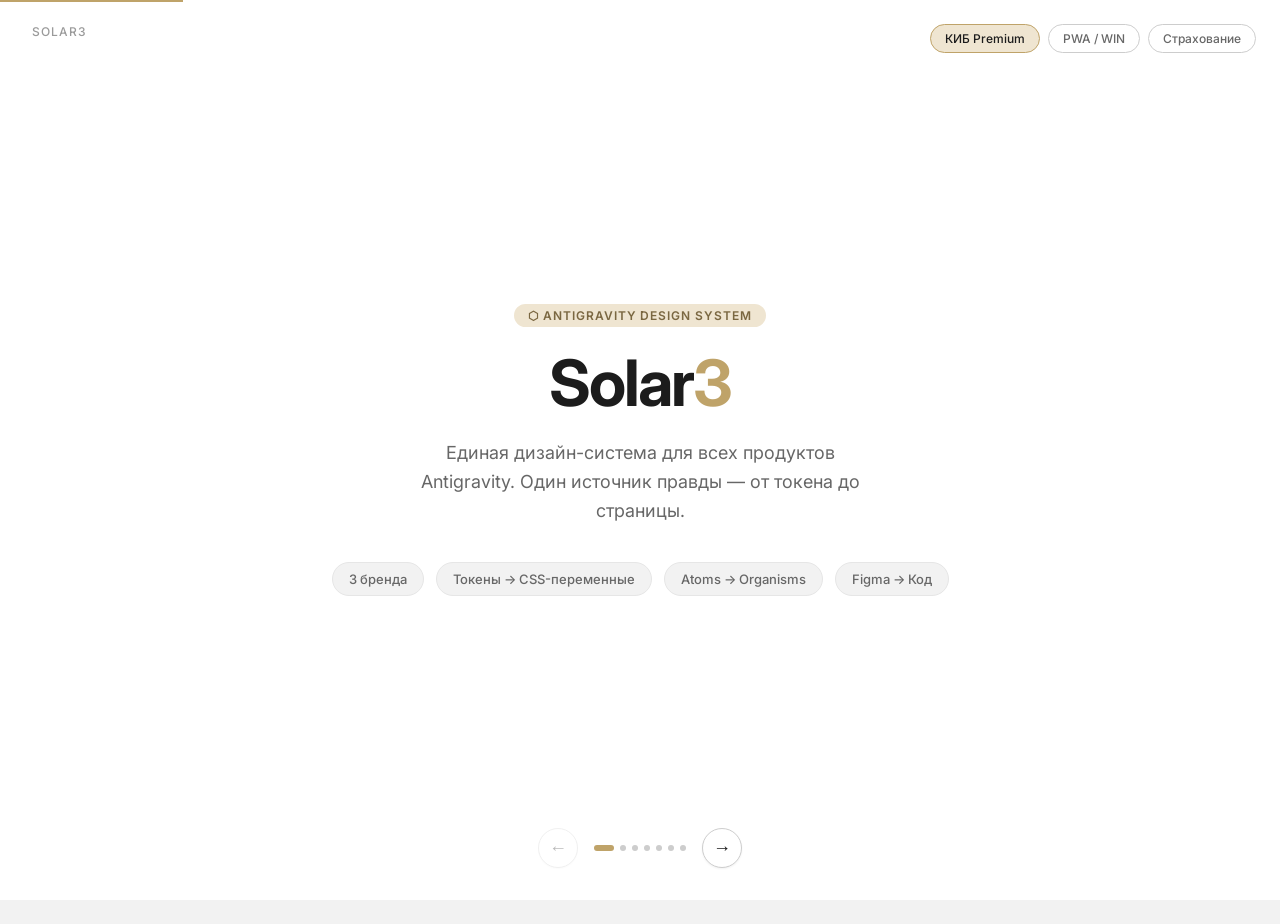
<file: presentation/index.html>
<!DOCTYPE html>
<html lang="ru" data-brand="kib-premium">
<head>
  <meta charset="UTF-8" />
  <meta name="viewport" content="width=device-width, initial-scale=1.0" />
  <title>Solar3 — Design System</title>
  <link rel="preconnect" href="https://fonts.googleapis.com" />
  <link rel="preconnect" href="https://fonts.gstatic.com" crossorigin />
  <link href="https://fonts.googleapis.com/css2?family=Inter:wght@300;400;500;600;700&display=swap" rel="stylesheet" />
  <link rel="stylesheet" href="../tokens.css" />

  <style>
    *, *::before, *::after { box-sizing: border-box; margin: 0; padding: 0; }

    html, body {
      width: 100%; height: 100%; overflow: hidden;
      font-family: var(--font-family-base);
      background: var(--color-surface-default);
      color: var(--color-text-primary);
      -webkit-font-smoothing: antialiased;
    }

    /* ── Presentation shell ─────────────────────────────────── */
    .deck {
      width: 100%; height: 100%;
      display: grid;
    }

    .slide {
      grid-area: 1/1;
      display: flex;
      flex-direction: column;
      justify-content: center;
      align-items: center;
      padding: 64px;
      opacity: 0;
      transform: translateY(24px);
      pointer-events: none;
      transition:
        opacity var(--duration-slow) var(--easing-out),
        transform var(--duration-slow) var(--easing-out);
    }
    .slide.active {
      opacity: 1;
      transform: translateY(0);
      pointer-events: all;
    }
    .slide.exit {
      opacity: 0;
      transform: translateY(-16px);
      transition-timing-function: var(--easing-in);
    }

    /* ── Nav ────────────────────────────────────────────────── */
    .nav {
      position: fixed;
      bottom: 32px; left: 50%;
      transform: translateX(-50%);
      display: flex;
      align-items: center;
      gap: 16px;
      z-index: 100;
    }

    .nav-btn {
      width: 40px; height: 40px;
      border-radius: var(--radius-full);
      border: 1px solid var(--color-border-default);
      background: var(--color-surface-raised);
      color: var(--color-text-primary);
      font-size: 18px;
      cursor: pointer;
      display: flex; align-items: center; justify-content: center;
      transition: all var(--duration-fast) var(--easing-default);
      box-shadow: var(--shadow-xs);
    }
    .nav-btn:hover { background: var(--color-primary-200); border-color: var(--color-primary-500); }
    .nav-btn:disabled { opacity: 0.3; cursor: not-allowed; }

    .nav-counter {
      font-size: var(--font-size-12);
      font-weight: var(--font-weight-medium);
      color: var(--color-text-tertiary);
      min-width: 40px;
      text-align: center;
    }

    .nav-dots {
      display: flex; gap: 6px; align-items: center;
    }
    .nav-dot {
      width: 6px; height: 6px;
      border-radius: var(--radius-full);
      background: var(--color-border-default);
      transition: all var(--duration-fast);
      cursor: pointer;
    }
    .nav-dot.active {
      width: 20px;
      background: var(--color-primary-500);
    }

    /* ── Brand switcher ─────────────────────────────────────── */
    .brand-switcher {
      position: fixed;
      top: 24px; right: 24px;
      display: flex; gap: 8px;
      z-index: 100;
    }
    .brand-btn {
      padding: 6px 14px;
      border-radius: var(--radius-full);
      border: 1px solid var(--color-border-default);
      background: var(--color-surface-raised);
      font-size: var(--font-size-12);
      font-weight: var(--font-weight-medium);
      font-family: var(--font-family-base);
      cursor: pointer;
      color: var(--color-text-secondary);
      transition: all var(--duration-fast);
    }
    .brand-btn.active,
    .brand-btn:hover { border-color: var(--color-primary-500); color: var(--color-text-primary); }
    .brand-btn.active { background: var(--color-primary-200); }

    /* ── Slide number badge ─────────────────────────────────── */
    .slide-label {
      position: fixed;
      top: 24px; left: 32px;
      font-size: var(--font-size-12);
      font-weight: var(--font-weight-medium);
      color: var(--color-text-tertiary);
      letter-spacing: 0.08em;
      text-transform: uppercase;
      z-index: 100;
    }

    /* ════════════════════════════════════════════════════════
       SLIDE 1 — HERO
    ════════════════════════════════════════════════════════ */
    .slide-hero {
      background: var(--color-surface-raised);
      text-align: center;
      gap: 24px;
    }

    .hero-eyebrow {
      display: inline-flex;
      align-items: center;
      gap: 8px;
      background: var(--color-primary-200);
      color: var(--color-primary-800);
      padding: 4px 14px;
      border-radius: var(--radius-full);
      font-size: var(--font-size-12);
      font-weight: var(--font-weight-semibold);
      letter-spacing: 0.08em;
      text-transform: uppercase;
    }

    .hero-title {
      font-size: 64px;
      font-weight: var(--font-weight-bold);
      letter-spacing: -0.03em;
      line-height: 1;
      color: var(--color-text-primary);
    }
    .hero-title span {
      color: var(--color-primary-500);
    }

    .hero-sub {
      font-size: var(--font-size-18);
      font-weight: var(--font-weight-regular);
      color: var(--color-text-secondary);
      max-width: 480px;
      line-height: 1.6;
    }

    .hero-strip {
      display: flex;
      gap: 12px;
      margin-top: 12px;
      flex-wrap: wrap;
      justify-content: center;
    }
    .hero-chip {
      padding: 8px 16px;
      border-radius: var(--radius-full);
      border: 1px solid var(--color-border-divider);
      background: var(--color-surface-default);
      font-size: var(--font-size-13);
      font-weight: var(--font-weight-medium);
      color: var(--color-text-secondary);
    }

    /* ════════════════════════════════════════════════════════
       SLIDE 2 — ЗАЧЕМ
    ════════════════════════════════════════════════════════ */
    .slide-why {
      background: var(--color-surface-default);
      gap: 48px;
      align-items: flex-start;
      max-width: 900px;
      margin: 0 auto;
    }

    .why-header {
      display: flex;
      flex-direction: column;
      gap: 12px;
    }

    .section-tag {
      font-size: var(--font-size-12);
      font-weight: var(--font-weight-semibold);
      letter-spacing: 0.08em;
      text-transform: uppercase;
      color: var(--color-primary-600);
    }

    .section-title {
      font-size: 40px;
      font-weight: var(--font-weight-bold);
      letter-spacing: -0.02em;
      line-height: 1.1;
    }

    .why-cards {
      display: grid;
      grid-template-columns: repeat(3, 1fr);
      gap: 16px;
      width: 100%;
    }

    .why-card {
      background: var(--color-surface-raised);
      border-radius: var(--radius-md);
      padding: 24px;
      display: flex;
      flex-direction: column;
      gap: 12px;
      border: 1px solid var(--color-border-divider);
      box-shadow: var(--shadow-xs);
    }

    .why-icon {
      width: 40px; height: 40px;
      border-radius: var(--radius-sm);
      background: var(--color-primary-200);
      display: flex; align-items: center; justify-content: center;
      font-size: 20px;
    }

    .why-card-title {
      font-size: var(--font-size-16);
      font-weight: var(--font-weight-semibold);
      color: var(--color-text-primary);
    }

    .why-card-text {
      font-size: var(--font-size-14);
      line-height: 1.6;
      color: var(--color-text-secondary);
    }

    /* ════════════════════════════════════════════════════════
       SLIDE 3 — АРХИТЕКТУРА
    ════════════════════════════════════════════════════════ */
    .slide-arch {
      background: var(--color-surface-raised);
      gap: 40px;
      max-width: 880px;
      margin: 0 auto;
      align-items: flex-start;
    }

    .arch-stack {
      display: flex;
      flex-direction: column;
      gap: 10px;
      width: 100%;
    }

    .arch-row {
      display: flex;
      align-items: stretch;
      gap: 12px;
      width: 100%;
    }

    .arch-label {
      width: 120px;
      flex-shrink: 0;
      display: flex;
      flex-direction: column;
      justify-content: center;
      gap: 2px;
    }

    .arch-level {
      font-size: var(--font-size-13);
      font-weight: var(--font-weight-semibold);
      color: var(--color-text-primary);
    }

    .arch-desc {
      font-size: var(--font-size-12);
      color: var(--color-text-tertiary);
    }

    .arch-pills {
      display: flex;
      flex-wrap: wrap;
      gap: 8px;
      flex: 1;
      align-items: center;
    }

    .arch-pill {
      padding: 6px 14px;
      border-radius: var(--radius-full);
      font-size: var(--font-size-13);
      font-weight: var(--font-weight-medium);
      border: 1px solid transparent;
    }

    .arch-pill--token  { background: var(--color-primary-200); color: var(--color-primary-800); border-color: var(--color-primary-300); }
    .arch-pill--atom   { background: var(--color-surface-default); color: var(--color-text-secondary); border-color: var(--color-border-divider); }
    .arch-pill--mol    { background: var(--color-surface-sunken); color: var(--color-text-secondary); border-color: var(--color-border-divider); }
    .arch-pill--org    { background: var(--color-surface-dark); color: var(--color-text-inverse); border-color: transparent; }

    .arch-arrow {
      width: 120px;
      flex-shrink: 0;
      display: flex;
      align-items: center;
      justify-content: center;
      color: var(--color-text-tertiary);
      font-size: 18px;
    }
    .arch-rule {
      height: 1px;
      background: var(--color-border-divider);
      margin: 4px 0;
    }

    /* ════════════════════════════════════════════════════════
       SLIDE 4 — ТОКЕНЫ
    ════════════════════════════════════════════════════════ */
    .slide-tokens {
      background: var(--color-surface-default);
      gap: 40px;
      align-items: flex-start;
      max-width: 900px;
      margin: 0 auto;
    }

    .tokens-body {
      display: grid;
      grid-template-columns: 1fr 1fr;
      gap: 20px;
      width: 100%;
    }

    .token-block {
      display: flex;
      flex-direction: column;
      gap: 12px;
    }

    .token-block-title {
      font-size: var(--font-size-13);
      font-weight: var(--font-weight-semibold);
      text-transform: uppercase;
      letter-spacing: 0.06em;
      color: var(--color-text-tertiary);
    }

    .token-samples {
      display: flex;
      flex-direction: column;
      gap: 6px;
    }

    .token-row {
      display: flex;
      align-items: center;
      gap: 10px;
      font-size: var(--font-size-13);
    }

    .token-swatch {
      width: 28px; height: 28px;
      border-radius: var(--radius-xs);
      flex-shrink: 0;
      border: 1px solid rgba(0,0,0,0.06);
    }

    .token-name {
      font-family: var(--font-family-mono);
      font-size: 11px;
      color: var(--color-text-secondary);
      flex: 1;
    }

    .token-value {
      font-size: 11px;
      color: var(--color-text-tertiary);
    }

    .code-block {
      background: var(--color-surface-dark);
      color: #e6e6e6;
      border-radius: var(--radius-md);
      padding: 20px 24px;
      font-family: var(--font-family-mono);
      font-size: 13px;
      line-height: 1.8;
    }
    .code-green { color: #90c5ac; }
    .code-gold  { color: #d9c8a5; }
    .code-dim   { color: #676767; }

    /* ════════════════════════════════════════════════════════
       SLIDE 5 — МУЛЬТИБРЕНД
    ════════════════════════════════════════════════════════ */
    .slide-brand {
      background: var(--color-surface-raised);
      gap: 40px;
      max-width: 900px;
      margin: 0 auto;
      align-items: flex-start;
    }

    .brand-demo {
      width: 100%;
      display: flex;
      flex-direction: column;
      gap: 16px;
    }

    .brand-preview {
      background: var(--color-surface-default);
      border-radius: var(--radius-md);
      padding: 32px;
      display: flex;
      flex-direction: column;
      gap: 16px;
      border: 1px solid var(--color-border-divider);
    }

    .demo-btn {
      display: inline-flex;
      align-items: center;
      gap: 8px;
      height: 48px;
      padding: 0 20px;
      border-radius: var(--radius-md);
      background: var(--color-primary-500);
      color: var(--color-text-inverse);
      font-size: var(--font-size-16);
      font-weight: var(--font-weight-semibold);
      border: none;
      cursor: pointer;
      font-family: var(--font-family-base);
      transition: background var(--duration-fast);
    }
    .demo-btn:hover { background: var(--color-primary-600); }

    .demo-btn-outline {
      background: transparent;
      border: 1px solid var(--color-primary-500);
      color: var(--color-primary-700);
    }
    .demo-btn-outline:hover { background: var(--color-primary-200); }

    .demo-input {
      height: 48px;
      border-radius: var(--radius-md);
      border: 1px solid var(--color-border-default);
      background: var(--color-surface-raised);
      padding: 0 16px;
      font-size: var(--font-size-16);
      font-family: var(--font-family-base);
      color: var(--color-text-tertiary);
      width: 100%;
    }
    .demo-input:focus {
      outline: none;
      border-color: var(--color-primary-500);
    }

    .demo-chip {
      display: inline-flex;
      align-items: center;
      height: 36px;
      padding: 0 12px;
      border-radius: var(--radius-full);
      background: var(--color-primary-200);
      color: var(--color-primary-800);
      font-size: var(--font-size-14);
      font-weight: var(--font-weight-medium);
    }

    .demo-row {
      display: flex;
      gap: 12px;
      align-items: center;
      flex-wrap: wrap;
    }

    .brand-palette {
      display: flex;
      gap: 6px;
    }
    .palette-step {
      flex: 1;
      height: 32px;
      border-radius: var(--radius-xs);
    }

    /* ════════════════════════════════════════════════════════
       SLIDE 6 — ЧТО ЕСТЬ (компоненты)
    ════════════════════════════════════════════════════════ */
    .slide-components {
      background: var(--color-surface-default);
      gap: 36px;
      align-items: flex-start;
      max-width: 900px;
      margin: 0 auto;
    }

    .comp-grid {
      display: grid;
      grid-template-columns: repeat(4, 1fr);
      gap: 12px;
      width: 100%;
    }

    .comp-group {
      background: var(--color-surface-raised);
      border-radius: var(--radius-md);
      padding: 20px;
      border: 1px solid var(--color-border-divider);
      box-shadow: var(--shadow-xs);
      display: flex;
      flex-direction: column;
      gap: 10px;
    }

    .comp-group-name {
      font-size: var(--font-size-10);
      font-weight: var(--font-weight-semibold);
      text-transform: uppercase;
      letter-spacing: 0.08em;
      color: var(--color-text-tertiary);
      padding-bottom: 6px;
      border-bottom: 1px solid var(--color-border-divider);
    }

    .comp-item {
      display: flex;
      align-items: center;
      gap: 8px;
      font-size: var(--font-size-13);
      font-weight: var(--font-weight-medium);
      color: var(--color-text-secondary);
    }

    .comp-dot {
      width: 6px; height: 6px;
      border-radius: var(--radius-full);
      background: var(--color-primary-400);
      flex-shrink: 0;
    }

    /* ════════════════════════════════════════════════════════
       SLIDE 7 — КАК ИСПОЛЬЗОВАТЬ
    ════════════════════════════════════════════════════════ */
    .slide-how {
      background: var(--color-surface-raised);
      gap: 40px;
      align-items: flex-start;
      max-width: 860px;
      margin: 0 auto;
    }

    .steps {
      display: flex;
      flex-direction: column;
      gap: 0;
      width: 100%;
    }

    .step {
      display: flex;
      gap: 20px;
      padding: 20px 0;
      border-bottom: 1px solid var(--color-border-divider);
    }
    .step:last-child { border-bottom: none; }

    .step-num {
      width: 32px; height: 32px;
      border-radius: var(--radius-full);
      background: var(--color-primary-500);
      color: var(--color-text-inverse);
      font-size: var(--font-size-14);
      font-weight: var(--font-weight-bold);
      display: flex; align-items: center; justify-content: center;
      flex-shrink: 0;
    }

    .step-body {
      display: flex;
      flex-direction: column;
      gap: 4px;
      padding-top: 4px;
    }

    .step-title {
      font-size: var(--font-size-16);
      font-weight: var(--font-weight-semibold);
      color: var(--color-text-primary);
    }

    .step-desc {
      font-size: var(--font-size-14);
      line-height: 1.6;
      color: var(--color-text-secondary);
    }

    .step-code {
      margin-top: 8px;
      background: var(--color-surface-default);
      border-radius: var(--radius-sm);
      padding: 10px 14px;
      font-family: var(--font-family-mono);
      font-size: 12px;
      color: var(--color-text-secondary);
      border: 1px solid var(--color-border-divider);
    }

    /* ── Progress bar ────────────────────────────────────── */
    .progress {
      position: fixed;
      top: 0; left: 0;
      height: 2px;
      background: var(--color-primary-500);
      transition: width var(--duration-slow) var(--easing-out);
      z-index: 200;
    }
  </style>
</head>
<body>

<!-- Progress -->
<div class="progress" id="progress"></div>

<!-- Brand switcher -->
<div class="brand-switcher">
  <button class="brand-btn active" data-brand-target="kib-premium">КИБ Premium</button>
  <button class="brand-btn" data-brand-target="pwa-win">PWA / WIN</button>
  <button class="brand-btn" data-brand-target="strakhovanie">Страхование</button>
</div>

<!-- Slide label -->
<div class="slide-label" id="slideLabel">Solar3</div>

<!-- ═══════════════════════════════════════════
     PRESENTATION
════════════════════════════════════════════ -->
<div class="deck" id="deck">

  <!-- SLIDE 1 — HERO -->
  <section class="slide slide-hero active" data-label="Solar3">
    <div class="hero-eyebrow">⬡ Antigravity Design System</div>
    <h1 class="hero-title">Solar<span>3</span></h1>
    <p class="hero-sub">Единая дизайн-система для всех продуктов Antigravity. Один источник правды — от токена до страницы.</p>
    <div class="hero-strip">
      <span class="hero-chip">3 бренда</span>
      <span class="hero-chip">Токены → CSS-переменные</span>
      <span class="hero-chip">Atoms → Organisms</span>
      <span class="hero-chip">Figma → Код</span>
    </div>
  </section>

  <!-- SLIDE 2 — ЗАЧЕМ -->
  <section class="slide slide-why" data-label="Зачем">
    <div class="why-header">
      <span class="section-tag">Зачем</span>
      <h2 class="section-title">Проблема без дизайн-системы</h2>
    </div>
    <div class="why-cards">
      <div class="why-card">
        <div class="why-icon">🎨</div>
        <div class="why-card-title">Хаос в значениях</div>
        <div class="why-card-text">Каждый пишет свой синий, свой отступ, свой скруглением. 50 оттенков серого — буквально.</div>
      </div>
      <div class="why-card">
        <div class="why-icon">⚡️</div>
        <div class="why-card-title">Медленная разработка</div>
        <div class="why-card-text">Кнопка заново с нуля в каждом экране. Нет переиспользования — нет скорости.</div>
      </div>
      <div class="why-card">
        <div class="why-icon">🔀</div>
        <div class="why-card-title">3 бренда, 3 продукта</div>
        <div class="why-card-text">КИБ Premium, PWA/WIN, Страхование — один компонент должен работать везде без дублирования кода.</div>
      </div>
    </div>
  </section>

  <!-- SLIDE 3 — АРХИТЕКТУРА -->
  <section class="slide slide-arch" data-label="Архитектура">
    <div class="why-header">
      <span class="section-tag">Как устроено</span>
      <h2 class="section-title">4 уровня, снизу вверх</h2>
    </div>
    <div class="arch-stack">

      <div class="arch-row">
        <div class="arch-label">
          <span class="arch-level">Foundations</span>
          <span class="arch-desc">tokens.css</span>
        </div>
        <div class="arch-pills">
          <span class="arch-pill arch-pill--token">Цвет</span>
          <span class="arch-pill arch-pill--token">Типографика</span>
          <span class="arch-pill arch-pill--token">Отступы</span>
          <span class="arch-pill arch-pill--token">Радиус</span>
          <span class="arch-pill arch-pill--token">Тень</span>
          <span class="arch-pill arch-pill--token">Анимация</span>
          <span class="arch-pill arch-pill--token">Сетка</span>
        </div>
      </div>

      <div class="arch-rule"></div>

      <div class="arch-row">
        <div class="arch-label">
          <span class="arch-level">Atoms</span>
          <span class="arch-desc">specs/atoms/</span>
        </div>
        <div class="arch-pills">
          <span class="arch-pill arch-pill--atom">Button</span>
          <span class="arch-pill arch-pill--atom">Input</span>
          <span class="arch-pill arch-pill--atom">Checkbox</span>
          <span class="arch-pill arch-pill--atom">Chip</span>
          <span class="arch-pill arch-pill--atom">Badge</span>
          <span class="arch-pill arch-pill--atom">Avatar</span>
        </div>
      </div>

      <div class="arch-rule"></div>

      <div class="arch-row">
        <div class="arch-label">
          <span class="arch-level">Molecules</span>
          <span class="arch-desc">specs/molecules/</span>
        </div>
        <div class="arch-pills">
          <span class="arch-pill arch-pill--mol">Card</span>
          <span class="arch-pill arch-pill--mol">Dropdown</span>
        </div>
      </div>

      <div class="arch-rule"></div>

      <div class="arch-row">
        <div class="arch-label">
          <span class="arch-level">Organisms</span>
          <span class="arch-desc">specs/organisms/</span>
        </div>
        <div class="arch-pills">
          <span class="arch-pill arch-pill--org">NavBar</span>
          <span class="arch-pill arch-pill--org">Dialog</span>
          <span class="arch-pill arch-pill--org">Bottom Sheet</span>
          <span class="arch-pill arch-pill--org">Date Picker</span>
        </div>
      </div>

    </div>
  </section>

  <!-- SLIDE 4 — ТОКЕНЫ -->
  <section class="slide slide-tokens" data-label="Токены">
    <div class="why-header">
      <span class="section-tag">Foundations</span>
      <h2 class="section-title">Токены — не хардкоди</h2>
    </div>

    <div class="tokens-body">
      <div class="token-block">
        <div class="token-block-title">Цвет — пример</div>
        <div class="token-samples">
          <div class="token-row">
            <div class="token-swatch" style="background:var(--color-primary-500)"></div>
            <span class="token-name">--color-primary-500</span>
            <span class="token-value">#bfa369</span>
          </div>
          <div class="token-row">
            <div class="token-swatch" style="background:var(--color-text-primary)"></div>
            <span class="token-name">--color-text-primary</span>
            <span class="token-value">#1c1c1c</span>
          </div>
          <div class="token-row">
            <div class="token-swatch" style="background:var(--color-surface-default)"></div>
            <span class="token-name">--color-surface-default</span>
            <span class="token-value">#f2f2f2</span>
          </div>
          <div class="token-row">
            <div class="token-swatch" style="background:var(--color-border-default)"></div>
            <span class="token-name">--color-border-default</span>
            <span class="token-value">#cdcdcd</span>
          </div>
          <div class="token-row">
            <div class="token-swatch" style="background:var(--color-error-600)"></div>
            <span class="token-name">--color-error-600</span>
            <span class="token-value">#e32f43</span>
          </div>
        </div>
      </div>

      <div class="token-block">
        <div class="token-block-title">Как правильно</div>
        <div class="code-block">
<span class="code-dim">/* ✅ правильно */</span>
<span class="code-green">color</span>: <span class="code-gold">var(--color-text-primary)</span>;
<span class="code-green">padding</span>: <span class="code-gold">var(--spacing-8)</span>;
<span class="code-green">border-radius</span>: <span class="code-gold">var(--radius-md)</span>;

<span class="code-dim">/* ❌ неправильно */</span>
<span class="code-green">color</span>: <span style="color:#fa7272">#1c1c1c</span>;
<span class="code-green">padding</span>: <span style="color:#fa7272">16px</span>;
<span class="code-green">border-radius</span>: <span style="color:#fa7272">12px</span>;
        </div>
      </div>

      <div class="token-block">
        <div class="token-block-title">Отступы — шаг 2px</div>
        <div class="token-samples">
          <div class="token-row"><span class="token-name">--spacing-2</span><span class="token-value">4px</span></div>
          <div class="token-row"><span class="token-name">--spacing-4</span><span class="token-value">8px</span></div>
          <div class="token-row"><span class="token-name">--spacing-6</span><span class="token-value">12px</span></div>
          <div class="token-row"><span class="token-name">--spacing-8</span><span class="token-value">16px</span></div>
          <div class="token-row"><span class="token-name">--spacing-12</span><span class="token-value">24px</span></div>
        </div>
      </div>

      <div class="token-block">
        <div class="token-block-title">Радиус и тени</div>
        <div class="token-samples">
          <div class="token-row"><span class="token-name">--radius-sm</span><span class="token-value">8px</span></div>
          <div class="token-row"><span class="token-name">--radius-md</span><span class="token-value">12px</span></div>
          <div class="token-row"><span class="token-name">--radius-lg</span><span class="token-value">16px</span></div>
          <div class="token-row"><span class="token-name">--shadow-xs</span><span class="token-value" style="max-width:120px;overflow:hidden;text-overflow:ellipsis">0 1px 2px …</span></div>
          <div class="token-row"><span class="token-name">--shadow-md</span><span class="token-value">0 4px 16px …</span></div>
        </div>
      </div>
    </div>
  </section>

  <!-- SLIDE 5 — МУЛЬТИБРЕНД -->
  <section class="slide slide-brand" data-label="Мультибренд">
    <div class="why-header">
      <span class="section-tag">Multi-brand</span>
      <h2 class="section-title">Один компонент — три бренда</h2>
    </div>

    <div class="brand-demo">
      <div class="brand-preview">
        <div class="demo-row">
          <button class="demo-btn" style="pointer-events:none">Подтвердить</button>
          <button class="demo-btn demo-btn-outline" style="pointer-events:none">Отмена</button>
          <span class="demo-chip">Новый</span>
        </div>
        <input class="demo-input" placeholder="Введите значение..." readonly />
        <div class="brand-palette">
          <div class="palette-step" style="background:var(--color-primary-100)"></div>
          <div class="palette-step" style="background:var(--color-primary-200)"></div>
          <div class="palette-step" style="background:var(--color-primary-300)"></div>
          <div class="palette-step" style="background:var(--color-primary-400)"></div>
          <div class="palette-step" style="background:var(--color-primary-500)"></div>
          <div class="palette-step" style="background:var(--color-primary-600)"></div>
          <div class="palette-step" style="background:var(--color-primary-700)"></div>
          <div class="palette-step" style="background:var(--color-primary-800)"></div>
          <div class="palette-step" style="background:var(--color-primary-900)"></div>
        </div>
      </div>

      <div class="code-block">
<span class="code-dim">&lt;!-- переключение бренда одним атрибутом --&gt;</span>
&lt;html <span class="code-green">data-brand</span>=<span class="code-gold">"kib-premium"</span>&gt;
&lt;html <span class="code-green">data-brand</span>=<span class="code-gold">"pwa-win"</span>&gt;
&lt;html <span class="code-green">data-brand</span>=<span class="code-gold">"strakhovanie"</span>&gt;
      </div>
    </div>
  </section>

  <!-- SLIDE 6 — ЧТО ЕСТЬ -->
  <section class="slide slide-components" data-label="Компоненты">
    <div class="why-header">
      <span class="section-tag">Что есть сейчас</span>
      <h2 class="section-title">Полный реестр</h2>
    </div>

    <div class="comp-grid">
      <div class="comp-group">
        <div class="comp-group-name">Foundations</div>
        <div class="comp-item"><div class="comp-dot"></div>Color</div>
        <div class="comp-item"><div class="comp-dot"></div>Typography</div>
        <div class="comp-item"><div class="comp-dot"></div>Spacing</div>
        <div class="comp-item"><div class="comp-dot"></div>Radius</div>
        <div class="comp-item"><div class="comp-dot"></div>Shadows</div>
        <div class="comp-item"><div class="comp-dot"></div>Motion</div>
        <div class="comp-item"><div class="comp-dot"></div>Grid</div>
      </div>

      <div class="comp-group">
        <div class="comp-group-name">Atoms</div>
        <div class="comp-item"><div class="comp-dot"></div>Button</div>
        <div class="comp-item"><div class="comp-dot"></div>Input</div>
        <div class="comp-item"><div class="comp-dot"></div>Checkbox</div>
        <div class="comp-item"><div class="comp-dot"></div>Chip</div>
        <div class="comp-item"><div class="comp-dot"></div>Badge</div>
        <div class="comp-item"><div class="comp-dot"></div>Avatar</div>
      </div>

      <div class="comp-group">
        <div class="comp-group-name">Molecules</div>
        <div class="comp-item"><div class="comp-dot"></div>Card</div>
        <div class="comp-item"><div class="comp-dot"></div>Dropdown</div>
      </div>

      <div class="comp-group">
        <div class="comp-group-name">Organisms</div>
        <div class="comp-item"><div class="comp-dot"></div>NavBar</div>
        <div class="comp-item"><div class="comp-dot"></div>Dialog</div>
        <div class="comp-item"><div class="comp-dot"></div>Bottom Sheet</div>
        <div class="comp-item"><div class="comp-dot"></div>Date Picker</div>
      </div>
    </div>
  </section>

  <!-- SLIDE 7 — КАК ИСПОЛЬЗОВАТЬ -->
  <section class="slide slide-how" data-label="Как работать">
    <div class="why-header">
      <span class="section-tag">Инструкция</span>
      <h2 class="section-title">Как работать с Solar3</h2>
    </div>

    <div class="steps">
      <div class="step">
        <div class="step-num">1</div>
        <div class="step-body">
          <div class="step-title">Подключи токены</div>
          <div class="step-desc">Один файл — весь дизайн.</div>
          <div class="step-code">&lt;link rel="stylesheet" href="tokens.css" /&gt;</div>
        </div>
      </div>

      <div class="step">
        <div class="step-num">2</div>
        <div class="step-body">
          <div class="step-title">Прочитай спек перед компонентом</div>
          <div class="step-desc">В <code>specs/</code> лежат размеры, состояния, правила. Не изобретай — проверь.</div>
        </div>
      </div>

      <div class="step">
        <div class="step-num">3</div>
        <div class="step-body">
          <div class="step-title">Только токены, без хардкода</div>
          <div class="step-desc">Нужно добавить новое значение? Сначала проверь — есть ли токен. Если нет — добавь в tokens.css.</div>
        </div>
      </div>

      <div class="step">
        <div class="step-num">4</div>
        <div class="step-body">
          <div class="step-title">Проверь аудитом</div>
          <div class="step-desc">После правок запусти скрипт — он найдёт все хардкод-значения.</div>
          <div class="step-code">node scripts/token-audit.js</div>
        </div>
      </div>
    </div>
  </section>

</div><!-- /deck -->

<!-- Navigation -->
<div class="nav">
  <button class="nav-btn" id="prevBtn" disabled>←</button>
  <div class="nav-dots" id="navDots"></div>
  <button class="nav-btn" id="nextBtn">→</button>
</div>

<script>
  const slides   = [...document.querySelectorAll('.slide')];
  const dots     = document.getElementById('navDots');
  const prevBtn  = document.getElementById('prevBtn');
  const nextBtn  = document.getElementById('nextBtn');
  const progress = document.getElementById('progress');
  const label    = document.getElementById('slideLabel');
  let current = 0;

  // Build dots
  slides.forEach((_, i) => {
    const d = document.createElement('div');
    d.className = 'nav-dot' + (i === 0 ? ' active' : '');
    d.addEventListener('click', () => goTo(i));
    dots.appendChild(d);
  });

  function goTo(n) {
    if (n < 0 || n >= slides.length) return;

    slides[current].classList.remove('active');
    slides[current].classList.add('exit');
    setTimeout(() => slides[current - (n > current ? 1 : -1) + (n > current ? 1 : -1)]?.classList.remove('exit'), 400);

    // small hack: remove exit from old
    const old = current;
    setTimeout(() => slides[old].classList.remove('exit'), 400);

    current = n;
    slides[current].classList.add('active');

    // dots
    dots.querySelectorAll('.nav-dot').forEach((d, i) => d.classList.toggle('active', i === current));

    // buttons
    prevBtn.disabled = current === 0;
    nextBtn.disabled = current === slides.length - 1;

    // progress
    progress.style.width = ((current + 1) / slides.length * 100) + '%';

    // label
    label.textContent = slides[current].dataset.label || 'Solar3';
  }

  prevBtn.addEventListener('click', () => goTo(current - 1));
  nextBtn.addEventListener('click', () => goTo(current + 1));

  document.addEventListener('keydown', e => {
    if (e.key === 'ArrowRight' || e.key === 'ArrowDown' || e.key === ' ') goTo(current + 1);
    if (e.key === 'ArrowLeft'  || e.key === 'ArrowUp')                     goTo(current - 1);
  });

  // Init progress
  progress.style.width = (1 / slides.length * 100) + '%';

  // Brand switching
  const html = document.documentElement;
  document.querySelectorAll('[data-brand-target]').forEach(btn => {
    btn.addEventListener('click', () => {
      html.setAttribute('data-brand', btn.dataset.brandTarget);
      document.querySelectorAll('[data-brand-target]').forEach(b => b.classList.toggle('active', b === btn));
    });
  });
</script>
</body>
</html>
</file>
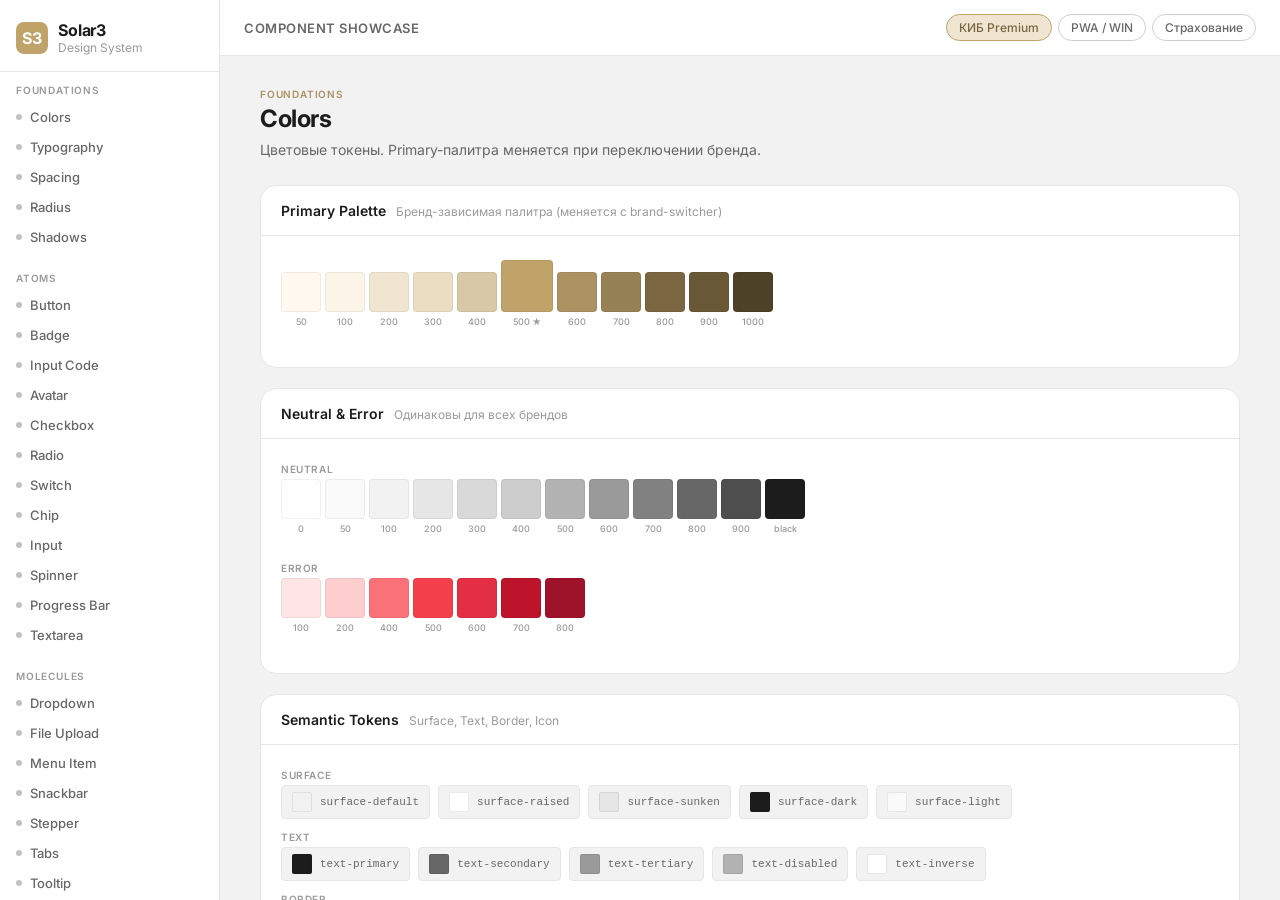
<file: presentation/showcase.html>
<!DOCTYPE html>
<html lang="ru" data-brand="kib-premium">
<head>
  <meta charset="UTF-8" />
  <meta name="viewport" content="width=device-width, initial-scale=1.0" />
  <meta name="color-scheme" content="light" />
  <title>Solar3 — Component Showcase</title>
  <link rel="stylesheet" href="../tokens.css" />
  <style>
    @import url('https://fonts.googleapis.com/css2?family=Inter:wght@300;400;500;600;700&display=swap');

    *, *::before, *::after { box-sizing: border-box; margin: 0; padding: 0; }

    html, body {
      height: 100%;
      font-family: 'Inter', -apple-system, BlinkMacSystemFont, 'Segoe UI', Arial, sans-serif;
      background: #f2f2f2;
      background: var(--color-surface-default, #f2f2f2);
      color: #1c1c1c;
      color: var(--color-text-primary, #1c1c1c);
      -webkit-font-smoothing: antialiased;
      color-scheme: light;
    }

    /* ═══════════════════════════════════════════════════════
       SHELL LAYOUT
    ═══════════════════════════════════════════════════════ */
    .shell {
      display: flex;
      height: 100vh;
      overflow: hidden;
    }

    /* ── Sidebar ─────────────────────────────────────────── */
    .sidebar {
      width: 220px;
      flex-shrink: 0;
      background: var(--color-surface-raised);
      border-right: 1px solid var(--color-border-divider);
      display: flex;
      flex-direction: column;
      overflow-y: auto;
      overflow-x: hidden;
    }
    .sidebar::-webkit-scrollbar { width: 4px; }
    .sidebar::-webkit-scrollbar-thumb { background: var(--color-border-default); border-radius: 2px; }
    .sidebar::-webkit-scrollbar-track { background: transparent; }

    .sidebar-logo {
      padding: 20px 16px 16px;
      border-bottom: 1px solid var(--color-border-divider);
      display: flex;
      align-items: center;
      gap: 10px;
    }
    .sidebar-logo-mark {
      width: 32px; height: 32px;
      border-radius: var(--radius-sm);
      background: var(--color-primary-500);
      display: flex; align-items: center; justify-content: center;
      font-size: 16px; font-weight: var(--font-weight-bold);
      color: var(--color-text-inverse);
      flex-shrink: 0;
    }
    .sidebar-logo-text {
      font-size: var(--font-size-16);
      font-weight: var(--font-weight-bold);
      color: var(--color-text-primary);
      letter-spacing: -0.01em;
    }
    .sidebar-logo-sub {
      font-size: var(--font-size-12);
      color: var(--color-text-tertiary);
    }

    .sidebar-nav { padding: 12px 8px 24px; flex: 1; }

    .nav-group { margin-bottom: 20px; }
    .nav-group-label {
      font-size: var(--font-size-10);
      font-weight: var(--font-weight-semibold);
      letter-spacing: 0.08em;
      text-transform: uppercase;
      color: var(--color-text-tertiary);
      padding: 0 8px 6px;
    }
    .nav-link {
      display: flex;
      align-items: center;
      gap: 8px;
      padding: 7px 8px;
      border-radius: var(--radius-xs);
      font-size: var(--font-size-13);
      font-weight: var(--font-weight-medium);
      color: var(--color-text-secondary);
      text-decoration: none;
      cursor: pointer;
      transition: all var(--duration-fast) var(--easing-default);
      border: none; background: none; width: 100%; text-align: left;
    }
    .nav-link:hover {
      background: var(--color-surface-default);
      color: var(--color-text-primary);
    }
    .nav-link.active {
      background: var(--color-primary-200);
      color: var(--color-primary-800);
    }
    .nav-dot {
      width: 6px; height: 6px;
      border-radius: var(--radius-full);
      background: currentColor;
      opacity: 0.4;
      flex-shrink: 0;
    }

    /* ── Main area ───────────────────────────────────────── */
    .main {
      flex: 1;
      display: flex;
      flex-direction: column;
      overflow: hidden;
    }

    .topbar {
      height: 56px;
      background: var(--color-surface-raised);
      border-bottom: 1px solid var(--color-border-divider);
      display: flex;
      align-items: center;
      justify-content: space-between;
      padding: 0 24px;
      flex-shrink: 0;
    }
    .topbar-title {
      font-size: var(--font-size-13);
      font-weight: var(--font-weight-semibold);
      color: var(--color-text-secondary);
      letter-spacing: 0.04em;
      text-transform: uppercase;
    }
    .brand-switcher {
      display: flex;
      gap: 6px;
    }
    .brand-btn {
      padding: 5px 12px;
      border-radius: var(--radius-full);
      border: 1px solid var(--color-border-default);
      background: transparent;
      font-size: var(--font-size-12);
      font-weight: var(--font-weight-medium);
      font-family: var(--font-family-base);
      color: var(--color-text-secondary);
      cursor: pointer;
      transition: all var(--duration-fast);
    }
    .brand-btn:hover { border-color: var(--color-primary-500); color: var(--color-text-primary); }
    .brand-btn.active { background: var(--color-primary-200); border-color: var(--color-primary-500); color: var(--color-primary-800); }

    .content {
      flex: 1;
      overflow-y: auto;
      padding: 32px 40px 64px;
    }
    .content::-webkit-scrollbar { width: 6px; }
    .content::-webkit-scrollbar-thumb { background: var(--color-border-default); border-radius: 3px; }
    .content::-webkit-scrollbar-track { background: transparent; }

    /* ── Section scaffold ────────────────────────────────── */
    .section { margin-bottom: 56px; }
    .section-header { margin-bottom: 24px; }
    .section-tag {
      font-size: var(--font-size-10);
      font-weight: var(--font-weight-semibold);
      letter-spacing: 0.08em;
      text-transform: uppercase;
      color: var(--color-primary-600);
      margin-bottom: 4px;
    }
    .section-title {
      font-size: var(--font-size-24);
      font-weight: var(--font-weight-bold);
      letter-spacing: -0.02em;
      color: var(--color-text-primary);
    }
    .section-desc {
      margin-top: 6px;
      font-size: var(--font-size-14);
      color: var(--color-text-secondary);
      line-height: 1.6;
    }

    .comp-block {
      background: var(--color-surface-raised);
      border: 1px solid var(--color-border-divider);
      border-radius: var(--radius-lg);
      overflow: hidden;
      margin-bottom: 20px;
    }
    .comp-block-header {
      padding: 16px 20px;
      border-bottom: 1px solid var(--color-border-divider);
      display: flex;
      align-items: baseline;
      gap: 10px;
    }
    .comp-block-name {
      font-size: var(--font-size-14);
      font-weight: var(--font-weight-semibold);
      color: var(--color-text-primary);
    }
    .comp-block-desc {
      font-size: var(--font-size-12);
      color: var(--color-text-tertiary);
    }
    .comp-block-body {
      padding: 24px 20px;
      display: flex;
      flex-wrap: wrap;
      gap: 16px;
      align-items: flex-start;
    }
    .comp-row {
      display: flex;
      flex-wrap: wrap;
      gap: 12px;
      align-items: center;
    }
    .comp-col {
      display: flex;
      flex-direction: column;
      gap: 12px;
      align-items: flex-start;
    }
    .variant-label {
      font-size: var(--font-size-10);
      font-weight: var(--font-weight-semibold);
      text-transform: uppercase;
      letter-spacing: 0.06em;
      color: var(--color-text-tertiary);
      margin-bottom: 4px;
    }
    .variant-group {
      display: flex;
      flex-direction: column;
      gap: 8px;
    }
    .divider-v {
      width: 1px;
      align-self: stretch;
      background: var(--color-border-divider);
      margin: 0 4px;
    }

    /* ═══════════════════════════════════════════════════════
       FOUNDATIONS — COLORS
    ═══════════════════════════════════════════════════════ */
    .palette-row { display: flex; gap: 4px; margin-bottom: 16px; align-items: flex-end; }
    .palette-swatch {
      display: flex;
      flex-direction: column;
      align-items: center;
      gap: 4px;
    }
    .swatch-box {
      width: 40px; height: 40px;
      border-radius: var(--radius-xs);
      border: 1px solid rgba(0,0,0,0.06);
    }
    .swatch-label {
      font-size: 9px;
      font-weight: var(--font-weight-medium);
      color: var(--color-text-tertiary);
      text-align: center;
    }
    .semantic-row {
      display: flex;
      flex-wrap: wrap;
      gap: 8px;
    }
    .sem-swatch {
      display: flex;
      align-items: center;
      gap: 8px;
      padding: 6px 10px;
      background: var(--color-surface-default);
      border-radius: var(--radius-xs);
      border: 1px solid var(--color-border-divider);
    }
    .sem-dot { width: 20px; height: 20px; border-radius: var(--radius-2xs); border: 1px solid rgba(0,0,0,0.08); flex-shrink: 0; }
    .sem-name { font-size: 11px; font-family: var(--font-family-mono); color: var(--color-text-secondary); }

    /* ═══════════════════════════════════════════════════════
       FOUNDATIONS — TYPOGRAPHY
    ═══════════════════════════════════════════════════════ */
    .type-row {
      display: flex;
      align-items: baseline;
      gap: 16px;
      padding: 10px 0;
      border-bottom: 1px solid var(--color-border-divider);
    }
    .type-row:last-child { border-bottom: none; }
    .type-meta {
      width: 180px;
      flex-shrink: 0;
      font-size: 11px;
      font-family: var(--font-family-mono);
      color: var(--color-text-tertiary);
    }
    .type-sample { color: var(--color-text-primary); }

    /* ═══════════════════════════════════════════════════════
       FOUNDATIONS — SPACING
    ═══════════════════════════════════════════════════════ */
    .spacing-row {
      display: flex;
      align-items: center;
      gap: 12px;
      padding: 6px 0;
    }
    .spacing-bar-wrap { width: 200px; }
    .spacing-bar {
      height: 16px;
      background: var(--color-primary-400);
      border-radius: 2px;
      opacity: 0.7;
    }
    .spacing-meta { font-size: 11px; font-family: var(--font-family-mono); color: var(--color-text-tertiary); }

    /* ═══════════════════════════════════════════════════════
       FOUNDATIONS — RADIUS / SHADOWS
    ═══════════════════════════════════════════════════════ */
    .radius-grid { display: flex; flex-wrap: wrap; gap: 16px; }
    .radius-item { display: flex; flex-direction: column; align-items: center; gap: 8px; }
    .radius-box {
      width: 64px; height: 64px;
      background: var(--color-primary-200);
      border: 2px solid var(--color-primary-400);
    }
    .radius-name { font-size: 11px; font-family: var(--font-family-mono); color: var(--color-text-tertiary); }

    .shadow-grid { display: flex; flex-wrap: wrap; gap: 20px; }
    .shadow-item { display: flex; flex-direction: column; align-items: center; gap: 10px; }
    .shadow-box {
      width: 80px; height: 80px;
      border-radius: var(--radius-md);
      background: var(--color-surface-raised);
    }

    /* ═══════════════════════════════════════════════════════
       ATOMS — BUTTON
    ═══════════════════════════════════════════════════════ */
    .btn {
      display: inline-flex;
      align-items: center;
      justify-content: center;
      gap: 8px;
      border: 1px solid transparent;
      cursor: pointer;
      font-family: var(--font-family-base);
      font-weight: var(--font-weight-semibold);
      transition: background var(--duration-fast), border-color var(--duration-fast), color var(--duration-fast), box-shadow var(--duration-fast);
      text-decoration: none;
      white-space: nowrap;
    }
    /* Sizes */
    .btn-lg { height: 48px; padding: 0 20px; border-radius: var(--radius-md); font-size: var(--font-size-16); gap: 12px; }
    .btn-sm { height: 40px; padding: 0 16px; border-radius: 10px; font-size: var(--font-size-14); gap: 8px; }
    /* Filled / Primary */
    .btn-filled-primary { background: var(--color-primary-500); color: var(--color-text-inverse); }
    .btn-filled-primary:hover { background: var(--color-primary-600); }
    /* Filled / Secondary = outlined */
    .btn-outlined { background: transparent; border-color: var(--color-border-default); color: var(--color-text-primary); }
    .btn-outlined:hover { background: var(--color-surface-sunken); }
    /* Filled / Error */
    .btn-filled-error { background: var(--color-error-600); color: var(--color-text-inverse); }
    .btn-filled-error:hover { background: var(--color-error-700); }
    /* Text */
    .btn-text { background: transparent; border-color: transparent; color: var(--color-primary-700); }
    .btn-text:hover { background: var(--color-primary-200); }
    /* Disabled */
    .btn-disabled, .btn:disabled {
      background: var(--color-surface-sunken) !important;
      color: var(--color-text-disabled) !important;
      border-color: transparent !important;
      cursor: not-allowed;
      pointer-events: none;
    }

    /* Action Button */
    .btn-action {
      display: inline-flex;
      align-items: center;
      justify-content: center;
      border: none;
      cursor: pointer;
      font-family: var(--font-family-base);
      transition: background var(--duration-fast);
    }
    .btn-action-lg { width: 48px; height: 48px; border-radius: var(--radius-md); }
    .btn-action-sm { width: 40px; height: 40px; border-radius: 10px; }
    .btn-action-circle { border-radius: var(--radius-full) !important; }
    .btn-action-filled-primary { background: var(--color-primary-500); color: var(--color-text-inverse); }
    .btn-action-filled-primary:hover { background: var(--color-primary-600); }
    .btn-action-filled-secondary { background: var(--color-surface-default); color: var(--color-text-primary); }
    .btn-action-filled-secondary:hover { background: var(--color-surface-sunken); }
    .btn-action-ghost { background: transparent; color: var(--color-text-primary); }
    .btn-action-ghost:hover { background: var(--color-surface-default); }

    .btn-icon {
      width: 20px; height: 20px;
      display: inline-flex; align-items: center; justify-content: center;
      flex-shrink: 0;
    }

    /* ═══════════════════════════════════════════════════════
       ATOMS — BADGE
    ═══════════════════════════════════════════════════════ */
    .badge {
      display: inline-flex;
      align-items: center;
      justify-content: center;
      font-weight: var(--font-weight-semibold);
    }
    /* Dot sizes */
    .badge-2xs { width: 6px; height: 6px; border-radius: 3px; }
    .badge-xs  { width: 8px; height: 8px; border-radius: 4px; }
    .badge-sm  { width: 10px; height: 10px; border-radius: 5px; }
    .badge-md  { width: 12px; height: 12px; border-radius: 6px; }
    /* Counter sizes */
    .badge-lg  { height: 16px; min-width: 16px; padding: 0 4px; border-radius: 8px; font-size: var(--font-size-10); line-height: 14px; }
    .badge-xl  { height: 20px; min-width: 20px; padding: 0 5px; border-radius: 10px; font-size: var(--font-size-12); line-height: 16px; }
    .badge-2xl { height: 24px; min-width: 24px; padding: 0 6px; border-radius: var(--radius-md); font-size: var(--font-size-14); line-height: 20px; }
    /* Colors */
    .badge-error    { background: var(--color-badge-background); color: var(--color-text-inverse); }
    .badge-dark     { background: var(--color-surface-dark); color: var(--color-text-inverse); }
    .badge-primary  { background: var(--color-primary-500); color: var(--color-text-inverse); }
    .badge-subtle   { background: var(--color-primary-200); color: var(--color-primary-800); }
    .badge-disabled { background: var(--color-surface-disabled); color: var(--color-text-inverse); }
    .badge-tertiary { background: var(--color-surface-default); color: var(--color-text-secondary); border: 1px solid var(--color-border-default); }

    /* ═══════════════════════════════════════════════════════
       ATOMS — AVATAR
    ═══════════════════════════════════════════════════════ */
    .avatar {
      border-radius: var(--radius-full);
      background: var(--color-primary-200);
      display: inline-flex;
      align-items: center;
      justify-content: center;
      font-weight: var(--font-weight-semibold);
      color: var(--color-primary-800);
      flex-shrink: 0;
      overflow: hidden;
    }
    .avatar-2xl { width: 64px; height: 64px; font-size: var(--font-size-24); }
    .avatar-xl  { width: 52px; height: 52px; font-size: var(--font-size-20); }
    .avatar-lg  { width: 44px; height: 44px; font-size: var(--font-size-18); }
    .avatar-md  { width: 40px; height: 40px; font-size: var(--font-size-16); }
    .avatar-sm  { width: 32px; height: 32px; font-size: var(--font-size-13); }
    .avatar-xs  { width: 24px; height: 24px; font-size: var(--font-size-10); }

    /* ═══════════════════════════════════════════════════════
       ATOMS — CHECKBOX
    ═══════════════════════════════════════════════════════ */
    .checkbox-wrap {
      display: inline-flex;
      align-items: center;
      gap: 8px;
      cursor: pointer;
      user-select: none;
    }
    .checkbox-box {
      width: 20px; height: 20px;
      border-radius: 5px;
      border: 1.5px solid var(--color-border-default);
      background: var(--color-surface-raised);
      display: flex; align-items: center; justify-content: center;
      transition: all var(--duration-fast);
      flex-shrink: 0;
    }
    .checkbox-wrap:hover .checkbox-box { border-color: var(--color-primary-500); }
    .checkbox-wrap.checked .checkbox-box, .checkbox-wrap.indeterminate .checkbox-box {
      background: var(--color-primary-500);
      border-color: var(--color-primary-500);
    }
    .checkbox-wrap.disabled { opacity: 0.5; pointer-events: none; }
    .checkbox-check {
      width: 12px; height: 9px;
      display: none;
    }
    .checkbox-wrap.checked .checkbox-check { display: block; }
    .checkbox-indeterminate { width: 10px; height: 2px; background: white; border-radius: 1px; display: none; }
    .checkbox-wrap.indeterminate .checkbox-indeterminate { display: block; }
    .checkbox-label { font-size: var(--font-size-14); color: var(--color-text-primary); }

    /* ═══════════════════════════════════════════════════════
       ATOMS — RADIO
    ═══════════════════════════════════════════════════════ */
    .radio-wrap {
      display: inline-flex;
      align-items: center;
      gap: 8px;
      cursor: pointer;
      user-select: none;
    }
    .radio-outer {
      width: 20px; height: 20px;
      border-radius: var(--radius-full);
      border: 1.5px solid var(--color-border-default);
      background: var(--color-surface-raised);
      display: flex; align-items: center; justify-content: center;
      transition: all var(--duration-fast);
      flex-shrink: 0;
    }
    .radio-wrap:hover .radio-outer { border-color: var(--color-primary-500); }
    .radio-wrap.selected .radio-outer { border-color: var(--color-primary-500); }
    .radio-inner {
      width: 10px; height: 10px;
      border-radius: var(--radius-full);
      background: var(--color-primary-500);
      transform: scale(0);
      transition: transform var(--duration-fast) var(--easing-bounce);
    }
    .radio-wrap.selected .radio-inner { transform: scale(1); }
    .radio-wrap.disabled { opacity: 0.5; pointer-events: none; }
    .radio-label { font-size: var(--font-size-14); color: var(--color-text-primary); }

    /* ═══════════════════════════════════════════════════════
       ATOMS — SWITCH
    ═══════════════════════════════════════════════════════ */
    .switch {
      display: inline-flex;
      align-items: center;
      gap: 10px;
      cursor: pointer;
      user-select: none;
    }
    .switch-track {
      width: 44px; height: 26px;
      border-radius: var(--radius-full);
      background: var(--color-surface-sunken);
      display: flex;
      align-items: center;
      padding: 0 3px;
      transition: background var(--duration-normal);
      flex-shrink: 0;
    }
    .switch-thumb {
      width: 20px; height: 20px;
      border-radius: var(--radius-full);
      background: var(--color-surface-raised);
      box-shadow: var(--shadow-sm);
      transition: transform var(--duration-normal) var(--easing-bounce);
      transform: translateX(0);
    }
    .switch[aria-checked="true"] .switch-track { background: var(--color-primary-500); }
    .switch[aria-checked="true"] .switch-thumb { transform: translateX(18px); }
    .switch.disabled { opacity: 0.5; pointer-events: none; }
    .switch-label { font-size: var(--font-size-14); color: var(--color-text-primary); }

    /* ═══════════════════════════════════════════════════════
       ATOMS — CHIP
    ═══════════════════════════════════════════════════════ */
    .chip {
      display: inline-flex;
      align-items: center;
      gap: 6px;
      border-radius: var(--radius-full);
      font-weight: var(--font-weight-medium);
      border: 1px solid transparent;
      cursor: pointer;
      transition: all var(--duration-fast);
      user-select: none;
    }
    .chip-lg { height: 40px; padding: 0 14px; font-size: var(--font-size-14); }
    .chip-sm { height: 32px; padding: 0 12px; font-size: var(--font-size-13); }
    /* Select chip */
    .chip-select {
      background: var(--color-surface-default);
      color: var(--color-text-primary);
      border-color: var(--color-border-default);
    }
    .chip-select:hover { background: var(--color-surface-sunken); }
    .chip-select.active {
      background: var(--color-primary-200);
      color: var(--color-primary-800);
      border-color: var(--color-primary-400);
    }
    /* Tag chip */
    .chip-tag {
      background: var(--color-surface-dark);
      color: var(--color-text-inverse);
      border-color: transparent;
    }
    .chip-close {
      width: 16px; height: 16px;
      display: flex; align-items: center; justify-content: center;
      opacity: 0.7;
    }
    .chip.disabled { opacity: 0.5; pointer-events: none; }

    /* ═══════════════════════════════════════════════════════
       ATOMS — INPUT
    ═══════════════════════════════════════════════════════ */
    .input-wrapper { display: flex; flex-direction: column; gap: 4px; width: 240px; }
    .input-label { font-size: var(--font-size-14); font-weight: var(--font-weight-regular); color: var(--color-text-secondary); margin-bottom: 2px; }
    .input-field {
      display: flex;
      align-items: center;
      gap: 8px;
      border: 1px solid var(--color-border-default);
      border-radius: var(--radius-md);
      background: var(--color-surface-raised);
      padding: 0 16px;
      transition: border-color var(--duration-fast), box-shadow var(--duration-fast);
      cursor: text;
    }
    .input-field-lg { height: 48px; }
    .input-field-sm { height: 40px; }
    .input-field:hover { border-color: var(--color-primary-500); }
    .input-field.focused {
      border-color: var(--color-primary-500);
      box-shadow: 0 0 0 4px rgba(191,163,105,0.2);
      outline: none;
    }
    .input-field.error { border-color: var(--color-border-error); }
    .input-field.error:hover { border-color: var(--color-border-error-hover); }
    .input-field.disabled { background: var(--color-surface-disabled-transparent); pointer-events: none; opacity: 0.5; }
    .input-text {
      flex: 1;
      font-size: var(--font-size-16);
      font-weight: var(--font-weight-medium);
      color: var(--color-text-primary);
      background: none;
      border: none;
      outline: none;
      font-family: var(--font-family-base);
    }
    .input-text::placeholder { color: var(--color-text-tertiary); }
    .input-icon { width: 20px; height: 20px; color: var(--color-icon-secondary); flex-shrink: 0; }
    .input-helper { font-size: var(--font-size-12); color: var(--color-text-tertiary); }
    .input-helper.error { color: var(--color-error-700); }

    /* ═══════════════════════════════════════════════════════
       ATOMS — SPINNER
    ═══════════════════════════════════════════════════════ */
    .spinner {
      display: inline-block;
      border-radius: var(--radius-full);
      border-style: solid;
      border-color: var(--color-surface-sunken);
      border-top-color: var(--color-primary-500);
      animation: spin 0.8s linear infinite;
      flex-shrink: 0;
    }
    .spinner-lg { width: 40px; height: 40px; border-width: 3px; }
    .spinner-sm { width: 24px; height: 24px; border-width: 2.5px; }
    .spinner-white { border-color: rgba(255,255,255,0.3); border-top-color: white; }
    .spinner-dark { border-color: var(--color-surface-sunken); border-top-color: var(--color-surface-dark); }
    @keyframes spin { to { transform: rotate(360deg); } }

    /* ═══════════════════════════════════════════════════════
       ATOMS — PROGRESS BAR
    ═══════════════════════════════════════════════════════ */
    .progress-bar-wrap { width: 100%; display: flex; flex-direction: column; gap: 6px; }
    .progress-bar-row { display: flex; align-items: center; gap: 10px; }
    .progress-track {
      flex: 1;
      height: 8px;
      border-radius: var(--radius-full);
      background: var(--color-surface-sunken);
      overflow: hidden;
    }
    .progress-fill {
      height: 100%;
      border-radius: var(--radius-full);
      background: var(--color-primary-500);
      transition: width var(--duration-slow) var(--easing-out);
    }
    .progress-label { font-size: var(--font-size-12); color: var(--color-text-tertiary); min-width: 32px; text-align: right; }

    /* ═══════════════════════════════════════════════════════
       ATOMS — TEXTAREA
    ═══════════════════════════════════════════════════════ */
    .textarea-wrapper { display: flex; flex-direction: column; gap: 4px; width: 280px; }
    .textarea-input {
      display: flex;
      flex-direction: column;
      border: 1px solid var(--color-border-default);
      border-radius: var(--radius-md);
      background: var(--color-surface-raised);
      padding: 14px 16px;
      transition: border-color var(--duration-fast), box-shadow var(--duration-fast);
      gap: 4px;
    }
    .textarea-input textarea {
      border: none;
      outline: none;
      resize: none;
      font-family: var(--font-family-base);
      font-size: var(--font-size-16);
      font-weight: var(--font-weight-medium);
      line-height: 22px;
      color: var(--color-text-primary);
      background: transparent;
      min-height: 72px;
    }
    .textarea-input textarea::placeholder { color: var(--color-text-tertiary); }
    .textarea-input:hover { border-color: var(--color-primary-500); }
    .textarea-input.focused {
      border-color: var(--color-primary-500);
      box-shadow: 0 0 0 4px rgba(191,163,105,0.2);
    }
    .textarea-input.error { border-color: var(--color-border-error); }
    .textarea-input.disabled { background: var(--color-surface-disabled-transparent); opacity: 0.5; pointer-events: none; }
    .textarea-symbols {
      font-size: var(--font-size-12);
      color: var(--color-text-tertiary);
      text-align: right;
    }
    .textarea-help { display: flex; align-items: center; gap: 4px; font-size: var(--font-size-12); color: var(--color-text-tertiary); }
    .textarea-help.error { color: var(--color-error-700); }
    .textarea-help.success { color: var(--color-success-700, #307359); }

    /* ═══════════════════════════════════════════════════════
       MOLECULES — TABS
    ═══════════════════════════════════════════════════════ */
    .tabs-underline {
      display: flex;
      border-bottom: 1px solid var(--color-border-divider);
      gap: 0;
    }
    .tab-underline {
      display: inline-flex;
      align-items: center;
      gap: 6px;
      height: 46px;
      padding: 0 8px;
      font-size: var(--font-size-14);
      font-weight: var(--font-weight-medium);
      color: var(--color-text-secondary);
      border: none;
      background: none;
      cursor: pointer;
      position: relative;
      white-space: nowrap;
      transition: color var(--duration-fast);
    }
    .tab-underline::after {
      content: '';
      position: absolute;
      bottom: -1px; left: 0; right: 0;
      height: 2px;
      background: var(--color-primary-500);
      opacity: 0;
      transition: opacity var(--duration-fast);
    }
    .tab-underline:hover { color: var(--color-text-primary); }
    .tab-underline.active { color: var(--color-text-primary); font-weight: var(--font-weight-semibold); }
    .tab-underline.active::after { opacity: 1; }
    .tab-underline.disabled { opacity: 0.5; pointer-events: none; }

    .tabs-filled {
      display: inline-flex;
      padding: 4px;
      background: var(--color-surface-default);
      border-radius: var(--radius-md);
      gap: 4px;
    }
    .tab-filled {
      display: inline-flex;
      align-items: center;
      gap: 6px;
      height: 40px;
      padding: 0 16px;
      border-radius: var(--radius-full);
      font-size: var(--font-size-14);
      font-weight: var(--font-weight-medium);
      color: var(--color-text-secondary);
      border: none;
      background: none;
      cursor: pointer;
      white-space: nowrap;
      transition: all var(--duration-fast);
    }
    .tab-filled:hover { background: var(--color-surface-raised); color: var(--color-text-primary); }
    .tab-filled.active {
      background: var(--color-surface-dark);
      color: var(--color-text-inverse);
    }
    .tab-badge {
      display: inline-flex;
      align-items: center;
      justify-content: center;
      height: 20px;
      min-width: 20px;
      padding: 0 5px;
      border-radius: 10px;
      font-size: var(--font-size-12);
      font-weight: var(--font-weight-semibold);
      background: var(--color-border-default);
      color: var(--color-text-secondary);
    }
    .tab-underline.active .tab-badge, .tab-filled.active .tab-badge {
      background: var(--color-surface-sunken);
      color: var(--color-text-primary);
    }

    /* ═══════════════════════════════════════════════════════
       MOLECULES — TOOLTIP
    ═══════════════════════════════════════════════════════ */
    .tooltip-demo-row {
      display: flex;
      gap: 24px;
      align-items: flex-start;
      flex-wrap: wrap;
    }
    .tooltip-wrap { position: relative; display: inline-block; }
    .tooltip {
      position: absolute;
      z-index: 50;
      width: 200px;
      pointer-events: none;
    }
    .tooltip-layout {
      background: var(--color-surface-raised);
      border-radius: var(--radius-sm);
      padding: 10px 12px;
      box-shadow: 0px 6px 12px rgba(28,28,28,0.06), 0px 0px 6px rgba(28,28,28,0.06), 0px 0px 2px rgba(28,28,28,0.06);
      display: flex;
      flex-direction: column;
      gap: 2px;
    }
    .tooltip-layout.dark {
      background: var(--color-surface-dark);
    }
    .tooltip-title {
      font-size: var(--font-size-16);
      font-weight: var(--font-weight-medium);
      line-height: 22px;
      letter-spacing: -0.01em;
      color: var(--color-text-primary);
    }
    .tooltip-layout.dark .tooltip-title { color: var(--color-text-inverse); }
    .tooltip-subtitle {
      font-size: var(--font-size-14);
      font-weight: var(--font-weight-regular);
      line-height: 20px;
      letter-spacing: -0.01em;
      color: var(--color-text-secondary);
    }
    .tooltip-layout.dark .tooltip-subtitle { color: rgba(255,255,255,0.6); }
    .tooltip-tip svg { display: block; }

    /* Static tooltip demos (not absolutely positioned) */
    .tooltip-static {
      display: inline-flex;
      flex-direction: column;
    }
    .tooltip-static-top { flex-direction: column; }
    .tooltip-static-bottom { flex-direction: column-reverse; }

    /* ═══════════════════════════════════════════════════════
       MOLECULES — CARD
    ═══════════════════════════════════════════════════════ */
    .card {
      background: var(--color-surface-raised);
      border: 1px solid var(--color-border-divider);
      border-radius: var(--radius-lg);
      overflow: hidden;
      box-shadow: var(--shadow-xs);
    }
    .card-img { height: 140px; background: var(--color-primary-200); display: flex; align-items: center; justify-content: center; }
    .card-img-icon { font-size: 48px; opacity: 0.5; }
    .card-body { padding: 16px 20px 20px; display: flex; flex-direction: column; gap: 8px; }
    .card-title { font-size: var(--font-size-16); font-weight: var(--font-weight-semibold); color: var(--color-text-primary); }
    .card-text { font-size: var(--font-size-14); color: var(--color-text-secondary); line-height: 1.5; }
    .card-footer { display: flex; gap: 8px; margin-top: 4px; }

    /* ═══════════════════════════════════════════════════════
       DEMO BG VARIANTS
    ═══════════════════════════════════════════════════════ */
    .demo-bg-dark {
      background: var(--color-surface-dark);
      border-radius: var(--radius-md);
      padding: 20px;
      display: flex;
      gap: 16px;
      align-items: center;
      flex-wrap: wrap;
    }
  </style>
</head>
<body>
<div class="shell">

  <!-- ═════════════════════════════════════════════════
       SIDEBAR
  ═════════════════════════════════════════════════ -->
  <aside class="sidebar">
    <div class="sidebar-logo">
      <div class="sidebar-logo-mark">S3</div>
      <div>
        <div class="sidebar-logo-text">Solar3</div>
        <div class="sidebar-logo-sub">Design System</div>
      </div>
    </div>

    <nav class="sidebar-nav">
      <div class="nav-group">
        <div class="nav-group-label">Foundations</div>
        <a class="nav-link" href="#colors"><span class="nav-dot"></span>Colors</a>
        <a class="nav-link" href="#typography"><span class="nav-dot"></span>Typography</a>
        <a class="nav-link" href="#spacing"><span class="nav-dot"></span>Spacing</a>
        <a class="nav-link" href="#radius"><span class="nav-dot"></span>Radius</a>
        <a class="nav-link" href="#shadows"><span class="nav-dot"></span>Shadows</a>
      </div>
      <div class="nav-group">
        <div class="nav-group-label">Atoms</div>
        <a class="nav-link" href="#button"><span class="nav-dot"></span>Button</a>
        <a class="nav-link" href="#badge"><span class="nav-dot"></span>Badge</a>
        <a class="nav-link" href="#input-code"><span class="nav-dot"></span>Input Code</a>
        <a class="nav-link" href="#avatar"><span class="nav-dot"></span>Avatar</a>
        <a class="nav-link" href="#checkbox"><span class="nav-dot"></span>Checkbox</a>
        <a class="nav-link" href="#radio"><span class="nav-dot"></span>Radio</a>
        <a class="nav-link" href="#switch"><span class="nav-dot"></span>Switch</a>
        <a class="nav-link" href="#chip"><span class="nav-dot"></span>Chip</a>
        <a class="nav-link" href="#input"><span class="nav-dot"></span>Input</a>
        <a class="nav-link" href="#spinner"><span class="nav-dot"></span>Spinner</a>
        <a class="nav-link" href="#progress-bar"><span class="nav-dot"></span>Progress Bar</a>
        <a class="nav-link" href="#textarea"><span class="nav-dot"></span>Textarea</a>
      </div>
      <div class="nav-group">
        <div class="nav-group-label">Molecules</div>
        <a class="nav-link" href="#dropdown"><span class="nav-dot"></span>Dropdown</a>
        <a class="nav-link" href="#file-upload"><span class="nav-dot"></span>File Upload</a>
        <a class="nav-link" href="#menu-item"><span class="nav-dot"></span>Menu Item</a>
        <a class="nav-link" href="#snackbar"><span class="nav-dot"></span>Snackbar</a>
        <a class="nav-link" href="#stepper"><span class="nav-dot"></span>Stepper</a>
        <a class="nav-link" href="#tabs"><span class="nav-dot"></span>Tabs</a>
        <a class="nav-link" href="#tooltip"><span class="nav-dot"></span>Tooltip</a>
        <a class="nav-link" href="#card"><span class="nav-dot"></span>Card</a>
      </div>
      <div class="nav-group">
        <div class="nav-group-label">Organisms</div>
        <a class="nav-link" href="#bottom-sheet"><span class="nav-dot"></span>Bottom Sheet</a>
        <a class="nav-link" href="#date-picker"><span class="nav-dot"></span>Date Picker</a>
        <a class="nav-link" href="#dialog"><span class="nav-dot"></span>Dialog</a>
        <a class="nav-link" href="#header-panel"><span class="nav-dot"></span>Header Panel</a>
        <a class="nav-link" href="#navbar"><span class="nav-dot"></span>Navbar</a>
        <a class="nav-link" href="#sidenav"><span class="nav-dot"></span>Sidenav</a>
        <a class="nav-link" href="#toppanel"><span class="nav-dot"></span>Toppanel</a>
        <a class="nav-link" href="#tables"><span class="nav-dot"></span>Tables</a>
      </div>
    </nav>
  </aside>

  <!-- ═════════════════════════════════════════════════
       MAIN
  ═════════════════════════════════════════════════ -->
  <div class="main">
    <div class="topbar">
      <span class="topbar-title">Component Showcase</span>
      <div class="brand-switcher">
        <button class="brand-btn active" data-brand="kib-premium">КИБ Premium</button>
        <button class="brand-btn" data-brand="pwa-win">PWA / WIN</button>
        <button class="brand-btn" data-brand="strakhovanie">Страхование</button>
      </div>
    </div>

    <div class="content" id="content">

      <!-- ══════════════════════════════════════════
           FOUNDATIONS
      ══════════════════════════════════════════ -->

      <!-- COLORS -->
      <section class="section" id="colors">
        <div class="section-header">
          <div class="section-tag">Foundations</div>
          <h2 class="section-title">Colors</h2>
          <p class="section-desc">Цветовые токены. Primary-палитра меняется при переключении бренда.</p>
        </div>

        <div class="comp-block">
          <div class="comp-block-header">
            <span class="comp-block-name">Primary Palette</span>
            <span class="comp-block-desc">Бренд-зависимая палитра (меняется с brand-switcher)</span>
          </div>
          <div class="comp-block-body">
            <div class="palette-row">
              <div class="palette-swatch"><div class="swatch-box" style="background:var(--color-primary-50)"></div><div class="swatch-label">50</div></div>
              <div class="palette-swatch"><div class="swatch-box" style="background:var(--color-primary-100)"></div><div class="swatch-label">100</div></div>
              <div class="palette-swatch"><div class="swatch-box" style="background:var(--color-primary-200)"></div><div class="swatch-label">200</div></div>
              <div class="palette-swatch"><div class="swatch-box" style="background:var(--color-primary-300)"></div><div class="swatch-label">300</div></div>
              <div class="palette-swatch"><div class="swatch-box" style="background:var(--color-primary-400)"></div><div class="swatch-label">400</div></div>
              <div class="palette-swatch"><div class="swatch-box" style="background:var(--color-primary-500); width:52px; height:52px;"></div><div class="swatch-label">500 ★</div></div>
              <div class="palette-swatch"><div class="swatch-box" style="background:var(--color-primary-600)"></div><div class="swatch-label">600</div></div>
              <div class="palette-swatch"><div class="swatch-box" style="background:var(--color-primary-700)"></div><div class="swatch-label">700</div></div>
              <div class="palette-swatch"><div class="swatch-box" style="background:var(--color-primary-800)"></div><div class="swatch-label">800</div></div>
              <div class="palette-swatch"><div class="swatch-box" style="background:var(--color-primary-900)"></div><div class="swatch-label">900</div></div>
              <div class="palette-swatch"><div class="swatch-box" style="background:var(--color-primary-1000)"></div><div class="swatch-label">1000</div></div>
            </div>
          </div>
        </div>

        <div class="comp-block">
          <div class="comp-block-header">
            <span class="comp-block-name">Neutral & Error</span>
            <span class="comp-block-desc">Одинаковы для всех брендов</span>
          </div>
          <div class="comp-block-body" style="flex-direction: column; gap: 12px;">
            <div>
              <div class="variant-label">Neutral</div>
              <div class="palette-row">
                <div class="palette-swatch"><div class="swatch-box" style="background:var(--color-neutral-0)"></div><div class="swatch-label">0</div></div>
                <div class="palette-swatch"><div class="swatch-box" style="background:var(--color-neutral-50)"></div><div class="swatch-label">50</div></div>
                <div class="palette-swatch"><div class="swatch-box" style="background:var(--color-neutral-100)"></div><div class="swatch-label">100</div></div>
                <div class="palette-swatch"><div class="swatch-box" style="background:var(--color-neutral-200)"></div><div class="swatch-label">200</div></div>
                <div class="palette-swatch"><div class="swatch-box" style="background:var(--color-neutral-300)"></div><div class="swatch-label">300</div></div>
                <div class="palette-swatch"><div class="swatch-box" style="background:var(--color-neutral-400)"></div><div class="swatch-label">400</div></div>
                <div class="palette-swatch"><div class="swatch-box" style="background:var(--color-neutral-500)"></div><div class="swatch-label">500</div></div>
                <div class="palette-swatch"><div class="swatch-box" style="background:var(--color-neutral-600)"></div><div class="swatch-label">600</div></div>
                <div class="palette-swatch"><div class="swatch-box" style="background:var(--color-neutral-700)"></div><div class="swatch-label">700</div></div>
                <div class="palette-swatch"><div class="swatch-box" style="background:var(--color-neutral-800)"></div><div class="swatch-label">800</div></div>
                <div class="palette-swatch"><div class="swatch-box" style="background:var(--color-neutral-900)"></div><div class="swatch-label">900</div></div>
                <div class="palette-swatch"><div class="swatch-box" style="background:var(--color-neutral-black)"></div><div class="swatch-label">black</div></div>
              </div>
            </div>
            <div>
              <div class="variant-label">Error</div>
              <div class="palette-row">
                <div class="palette-swatch"><div class="swatch-box" style="background:var(--color-error-100)"></div><div class="swatch-label">100</div></div>
                <div class="palette-swatch"><div class="swatch-box" style="background:var(--color-error-200)"></div><div class="swatch-label">200</div></div>
                <div class="palette-swatch"><div class="swatch-box" style="background:var(--color-error-400)"></div><div class="swatch-label">400</div></div>
                <div class="palette-swatch"><div class="swatch-box" style="background:var(--color-error-500)"></div><div class="swatch-label">500</div></div>
                <div class="palette-swatch"><div class="swatch-box" style="background:var(--color-error-600)"></div><div class="swatch-label">600</div></div>
                <div class="palette-swatch"><div class="swatch-box" style="background:var(--color-error-700)"></div><div class="swatch-label">700</div></div>
                <div class="palette-swatch"><div class="swatch-box" style="background:var(--color-error-800)"></div><div class="swatch-label">800</div></div>
              </div>
            </div>
          </div>
        </div>

        <div class="comp-block">
          <div class="comp-block-header">
            <span class="comp-block-name">Semantic Tokens</span>
            <span class="comp-block-desc">Surface, Text, Border, Icon</span>
          </div>
          <div class="comp-block-body" style="flex-direction: column; gap: 12px;">
            <div>
              <div class="variant-label">Surface</div>
              <div class="semantic-row">
                <div class="sem-swatch"><div class="sem-dot" style="background:var(--color-surface-default)"></div><div class="sem-name">surface-default</div></div>
                <div class="sem-swatch"><div class="sem-dot" style="background:var(--color-surface-raised)"></div><div class="sem-name">surface-raised</div></div>
                <div class="sem-swatch"><div class="sem-dot" style="background:var(--color-surface-sunken)"></div><div class="sem-name">surface-sunken</div></div>
                <div class="sem-swatch"><div class="sem-dot" style="background:var(--color-surface-dark)"></div><div class="sem-name">surface-dark</div></div>
                <div class="sem-swatch"><div class="sem-dot" style="background:var(--color-surface-light)"></div><div class="sem-name">surface-light</div></div>
              </div>
            </div>
            <div>
              <div class="variant-label">Text</div>
              <div class="semantic-row">
                <div class="sem-swatch"><div class="sem-dot" style="background:var(--color-text-primary)"></div><div class="sem-name">text-primary</div></div>
                <div class="sem-swatch"><div class="sem-dot" style="background:var(--color-text-secondary)"></div><div class="sem-name">text-secondary</div></div>
                <div class="sem-swatch"><div class="sem-dot" style="background:var(--color-text-tertiary)"></div><div class="sem-name">text-tertiary</div></div>
                <div class="sem-swatch"><div class="sem-dot" style="background:var(--color-text-disabled)"></div><div class="sem-name">text-disabled</div></div>
                <div class="sem-swatch"><div class="sem-dot" style="background:var(--color-text-inverse); border-color: rgba(0,0,0,0.1)"></div><div class="sem-name">text-inverse</div></div>
              </div>
            </div>
            <div>
              <div class="variant-label">Border</div>
              <div class="semantic-row">
                <div class="sem-swatch"><div class="sem-dot" style="background:var(--color-border-default)"></div><div class="sem-name">border-default</div></div>
                <div class="sem-swatch"><div class="sem-dot" style="background:var(--color-border-divider)"></div><div class="sem-name">border-divider</div></div>
                <div class="sem-swatch"><div class="sem-dot" style="background:var(--color-border-strong)"></div><div class="sem-name">border-strong</div></div>
                <div class="sem-swatch"><div class="sem-dot" style="background:var(--color-border-error)"></div><div class="sem-name">border-error</div></div>
              </div>
            </div>
          </div>
        </div>
      </section>

      <!-- TYPOGRAPHY -->
      <section class="section" id="typography">
        <div class="section-header">
          <div class="section-tag">Foundations</div>
          <h2 class="section-title">Typography</h2>
          <p class="section-desc">Шрифт Inter. Шкала от 10 до 48px.</p>
        </div>
        <div class="comp-block">
          <div class="comp-block-body" style="flex-direction: column; gap: 0; padding: 8px 20px;">
            <div class="type-row">
              <div class="type-meta">48px / Bold / -2%</div>
              <div class="type-sample" style="font-size:48px;font-weight:700;letter-spacing:-0.02em;line-height:1.1">Antigravity</div>
            </div>
            <div class="type-row">
              <div class="type-meta">36px / Bold / -2%</div>
              <div class="type-sample" style="font-size:36px;font-weight:700;letter-spacing:-0.02em;line-height:1.1">Solar3 Design</div>
            </div>
            <div class="type-row">
              <div class="type-meta">28px / SemiBold / -1%</div>
              <div class="type-sample" style="font-size:28px;font-weight:600;letter-spacing:-0.01em;line-height:1.2">Component Showcase</div>
            </div>
            <div class="type-row">
              <div class="type-meta">24px / SemiBold / -1%</div>
              <div class="type-sample" style="font-size:24px;font-weight:600;letter-spacing:-0.01em;line-height:1.3">Section Header H3</div>
            </div>
            <div class="type-row">
              <div class="type-meta">20px / SemiBold / -0.2px</div>
              <div class="type-sample" style="font-size:20px;font-weight:600;letter-spacing:-0.01em;line-height:1.4">Card Title H6</div>
            </div>
            <div class="type-row">
              <div class="type-meta">16px / Medium / -0.16px</div>
              <div class="type-sample" style="font-size:16px;font-weight:500;letter-spacing:-0.01em;line-height:22px">H8 — Input, Button lg, Tooltip title</div>
            </div>
            <div class="type-row">
              <div class="type-meta">14px / Regular / -0.14px</div>
              <div class="type-sample" style="font-size:14px;font-weight:400;letter-spacing:-0.01em;line-height:20px">Body 1 — Default body text for labels and helper text</div>
            </div>
            <div class="type-row">
              <div class="type-meta">13px / Medium / 0</div>
              <div class="type-sample" style="font-size:13px;font-weight:500;line-height:18px">Body 2 SemiBold — Table headers, badge text</div>
            </div>
            <div class="type-row">
              <div class="type-meta">12px / Regular / 0</div>
              <div class="type-sample" style="font-size:12px;font-weight:400;line-height:16px">Caption 1 — Helper text, counter, meta info</div>
            </div>
            <div class="type-row">
              <div class="type-meta">10px / SemiBold / +8%</div>
              <div class="type-sample" style="font-size:10px;font-weight:600;letter-spacing:0.08em;text-transform:uppercase;line-height:14px">OVERLINE — Section tags, nav labels</div>
            </div>
          </div>
        </div>
      </section>

      <!-- SPACING -->
      <section class="section" id="spacing">
        <div class="section-header">
          <div class="section-tag">Foundations</div>
          <h2 class="section-title">Spacing</h2>
          <p class="section-desc">4px base grid. Токены --spacing-1 (2px) … --spacing-26 (52px).</p>
        </div>
        <div class="comp-block">
          <div class="comp-block-body" style="flex-direction: column; gap: 2px; padding: 16px 20px;">
            <div class="spacing-row"><div class="spacing-bar-wrap"><div class="spacing-bar" style="width:2px"></div></div><div class="spacing-meta">--spacing-1 · 2px</div></div>
            <div class="spacing-row"><div class="spacing-bar-wrap"><div class="spacing-bar" style="width:4px"></div></div><div class="spacing-meta">--spacing-2 · 4px</div></div>
            <div class="spacing-row"><div class="spacing-bar-wrap"><div class="spacing-bar" style="width:6px"></div></div><div class="spacing-meta">--spacing-3 · 6px</div></div>
            <div class="spacing-row"><div class="spacing-bar-wrap"><div class="spacing-bar" style="width:8px"></div></div><div class="spacing-meta">--spacing-4 · 8px</div></div>
            <div class="spacing-row"><div class="spacing-bar-wrap"><div class="spacing-bar" style="width:10px"></div></div><div class="spacing-meta">--spacing-5 · 10px</div></div>
            <div class="spacing-row"><div class="spacing-bar-wrap"><div class="spacing-bar" style="width:12px"></div></div><div class="spacing-meta">--spacing-6 · 12px</div></div>
            <div class="spacing-row"><div class="spacing-bar-wrap"><div class="spacing-bar" style="width:16px"></div></div><div class="spacing-meta">--spacing-8 · 16px</div></div>
            <div class="spacing-row"><div class="spacing-bar-wrap"><div class="spacing-bar" style="width:20px"></div></div><div class="spacing-meta">--spacing-10 · 20px</div></div>
            <div class="spacing-row"><div class="spacing-bar-wrap"><div class="spacing-bar" style="width:24px"></div></div><div class="spacing-meta">--spacing-12 · 24px</div></div>
            <div class="spacing-row"><div class="spacing-bar-wrap"><div class="spacing-bar" style="width:32px"></div></div><div class="spacing-meta">--spacing-16 · 32px</div></div>
            <div class="spacing-row"><div class="spacing-bar-wrap"><div class="spacing-bar" style="width:40px"></div></div><div class="spacing-meta">--spacing-20 · 40px</div></div>
            <div class="spacing-row"><div class="spacing-bar-wrap"><div class="spacing-bar" style="width:48px"></div></div><div class="spacing-meta">--spacing-24 · 48px</div></div>
            <div class="spacing-row"><div class="spacing-bar-wrap"><div class="spacing-bar" style="width:52px"></div></div><div class="spacing-meta">--spacing-26 · 52px</div></div>
          </div>
        </div>
      </section>

      <!-- RADIUS -->
      <section class="section" id="radius">
        <div class="section-header">
          <div class="section-tag">Foundations</div>
          <h2 class="section-title">Border Radius</h2>
        </div>
        <div class="comp-block">
          <div class="comp-block-body">
            <div class="radius-grid">
              <div class="radius-item"><div class="radius-box" style="border-radius:var(--radius-none)"></div><div class="radius-name">none · 0</div></div>
              <div class="radius-item"><div class="radius-box" style="border-radius:var(--radius-2xs)"></div><div class="radius-name">2xs · 2px</div></div>
              <div class="radius-item"><div class="radius-box" style="border-radius:var(--radius-xs)"></div><div class="radius-name">xs · 4px</div></div>
              <div class="radius-item"><div class="radius-box" style="border-radius:var(--radius-sm)"></div><div class="radius-name">sm · 8px</div></div>
              <div class="radius-item"><div class="radius-box" style="border-radius:var(--radius-md)"></div><div class="radius-name">md · 12px</div></div>
              <div class="radius-item"><div class="radius-box" style="border-radius:var(--radius-lg)"></div><div class="radius-name">lg · 16px</div></div>
              <div class="radius-item"><div class="radius-box" style="border-radius:var(--radius-xl)"></div><div class="radius-name">xl · 20px</div></div>
              <div class="radius-item"><div class="radius-box" style="border-radius:var(--radius-2xl)"></div><div class="radius-name">2xl · 24px</div></div>
              <div class="radius-item"><div class="radius-box" style="border-radius:var(--radius-full)"></div><div class="radius-name">full · ∞</div></div>
            </div>
          </div>
        </div>
      </section>

      <!-- SHADOWS -->
      <section class="section" id="shadows">
        <div class="section-header">
          <div class="section-tag">Foundations</div>
          <h2 class="section-title">Shadows</h2>
        </div>
        <div class="comp-block">
          <div class="comp-block-body">
            <div class="shadow-grid">
              <div class="shadow-item"><div class="shadow-box" style="box-shadow:none;border:1px solid var(--color-border-divider)"></div><div class="radius-name">none</div></div>
              <div class="shadow-item"><div class="shadow-box" style="box-shadow:var(--shadow-xs)"></div><div class="radius-name">xs</div></div>
              <div class="shadow-item"><div class="shadow-box" style="box-shadow:var(--shadow-sm)"></div><div class="radius-name">sm</div></div>
              <div class="shadow-item"><div class="shadow-box" style="box-shadow:var(--shadow-md)"></div><div class="radius-name">md</div></div>
              <div class="shadow-item"><div class="shadow-box" style="box-shadow:var(--shadow-lg)"></div><div class="radius-name">lg</div></div>
              <div class="shadow-item"><div class="shadow-box" style="box-shadow:var(--shadow-xl)"></div><div class="radius-name">xl</div></div>
            </div>
          </div>
        </div>
      </section>

      <!-- ══════════════════════════════════════════
           ATOMS
      ══════════════════════════════════════════ -->

      <!-- BUTTON -->
      <section class="section" id="button">
        <div class="section-header">
          <div class="section-tag">Atoms</div>
          <h2 class="section-title">Button</h2>
          <p class="section-desc">Standard Button (Filled / Outlined / Text) и Action Button (icon-only).</p>
        </div>

        <div class="comp-block">
          <div class="comp-block-header"><span class="comp-block-name">Filled</span><span class="comp-block-desc">lg · sm × Primary · Error · Disabled</span></div>
          <div class="comp-block-body" style="flex-direction:column; gap:16px;">
            <div class="comp-row">
              <div class="variant-group">
                <div class="variant-label">Large (48px)</div>
                <div class="comp-row">
                  <button class="btn btn-lg btn-filled-primary">Применить</button>
                  <button class="btn btn-lg btn-filled-error">Удалить</button>
                  <button class="btn btn-lg btn-filled-primary btn-disabled" disabled>Disabled</button>
                </div>
              </div>
              <div class="variant-group">
                <div class="variant-label">Small (40px)</div>
                <div class="comp-row">
                  <button class="btn btn-sm btn-filled-primary">Применить</button>
                  <button class="btn btn-sm btn-filled-error">Удалить</button>
                  <button class="btn btn-sm btn-filled-primary btn-disabled" disabled>Disabled</button>
                </div>
              </div>
            </div>
          </div>
        </div>

        <div class="comp-block">
          <div class="comp-block-header"><span class="comp-block-name">Outlined</span><span class="comp-block-desc">Secondary variant — прозрачный фон, рамка</span></div>
          <div class="comp-block-body">
            <div class="comp-row">
              <button class="btn btn-lg btn-outlined">Отмена</button>
              <button class="btn btn-sm btn-outlined">Отмена</button>
              <button class="btn btn-lg btn-outlined btn-disabled" disabled>Disabled</button>
            </div>
          </div>
        </div>

        <div class="comp-block">
          <div class="comp-block-header"><span class="comp-block-name">Text</span><span class="comp-block-desc">Без рамки и фона</span></div>
          <div class="comp-block-body">
            <div class="comp-row">
              <button class="btn btn-lg btn-text">Подробнее</button>
              <button class="btn btn-sm btn-text">Подробнее</button>
            </div>
          </div>
        </div>

        <div class="comp-block">
          <div class="comp-block-header"><span class="comp-block-name">Action Button</span><span class="comp-block-desc">Icon-only · Square + Circle · lg + sm</span></div>
          <div class="comp-block-body">
            <div class="comp-row" style="align-items:center; gap:12px;">
              <div class="variant-group">
                <div class="variant-label">Primary Filled</div>
                <div class="comp-row">
                  <button class="btn-action btn-action-lg btn-action-filled-primary">
                    <svg width="24" height="24" fill="none" viewBox="0 0 24 24"><path d="M12 5v14M5 12h14" stroke="currentColor" stroke-width="2" stroke-linecap="round"/></svg>
                  </button>
                  <button class="btn-action btn-action-sm btn-action-filled-primary">
                    <svg width="20" height="20" fill="none" viewBox="0 0 24 24"><path d="M12 5v14M5 12h14" stroke="currentColor" stroke-width="2" stroke-linecap="round"/></svg>
                  </button>
                  <button class="btn-action btn-action-lg btn-action-filled-primary btn-action-circle">
                    <svg width="24" height="24" fill="none" viewBox="0 0 24 24"><path d="M12 5v14M5 12h14" stroke="currentColor" stroke-width="2" stroke-linecap="round"/></svg>
                  </button>
                </div>
              </div>
              <div class="variant-group">
                <div class="variant-label">Secondary Filled</div>
                <div class="comp-row">
                  <button class="btn-action btn-action-lg btn-action-filled-secondary">
                    <svg width="24" height="24" fill="none" viewBox="0 0 24 24"><path d="M6 18L18 6M6 6l12 12" stroke="currentColor" stroke-width="2" stroke-linecap="round"/></svg>
                  </button>
                  <button class="btn-action btn-action-sm btn-action-filled-secondary">
                    <svg width="20" height="20" fill="none" viewBox="0 0 24 24"><path d="M6 18L18 6M6 6l12 12" stroke="currentColor" stroke-width="2" stroke-linecap="round"/></svg>
                  </button>
                </div>
              </div>
              <div class="variant-group">
                <div class="variant-label">Ghost (Unfilled)</div>
                <div class="comp-row">
                  <button class="btn-action btn-action-lg btn-action-ghost">
                    <svg width="24" height="24" fill="none" viewBox="0 0 24 24"><circle cx="12" cy="12" r="1" fill="currentColor"/><circle cx="6" cy="12" r="1" fill="currentColor"/><circle cx="18" cy="12" r="1" fill="currentColor"/></svg>
                  </button>
                  <button class="btn-action btn-action-sm btn-action-ghost btn-action-circle">
                    <svg width="20" height="20" fill="none" viewBox="0 0 24 24"><circle cx="12" cy="12" r="1" fill="currentColor"/><circle cx="6" cy="12" r="1" fill="currentColor"/><circle cx="18" cy="12" r="1" fill="currentColor"/></svg>
                  </button>
                </div>
              </div>
            </div>
            <div style="margin-top:4px;">
              <div class="demo-bg-dark">
                <button class="btn-action btn-action-lg" style="background:rgba(255,255,255,0.15);color:white;border-radius:var(--radius-md)">
                  <svg width="24" height="24" fill="none" viewBox="0 0 24 24"><path d="M12 5v14M5 12h14" stroke="white" stroke-width="2" stroke-linecap="round"/></svg>
                </button>
                <button class="btn-action btn-action-lg btn-action-circle" style="background:rgba(255,255,255,0.15);color:white;border-radius:var(--radius-full)">
                  <svg width="24" height="24" fill="none" viewBox="0 0 24 24"><path d="M6 18L18 6M6 6l12 12" stroke="white" stroke-width="2" stroke-linecap="round"/></svg>
                </button>
                <span style="font-size:12px;color:rgba(255,255,255,0.5)">На тёмном фоне</span>
              </div>
            </div>
          </div>
        </div>
      </section>

      <!-- BADGE -->
      <section class="section" id="badge">
        <div class="section-header">
          <div class="section-tag">Atoms</div>
          <h2 class="section-title">Badge</h2>
          <p class="section-desc">7 размеров (2xs–2xl), 6 цветов. Маленькие — точки, большие — счётчики.</p>
        </div>
        <div class="comp-block">
          <div class="comp-block-header"><span class="comp-block-name">Dot sizes</span><span class="comp-block-desc">2xs · xs · sm · md — без текста</span></div>
          <div class="comp-block-body" style="flex-direction:column; gap:12px;">
            <div class="comp-row" style="align-items:center; gap:20px;">
              <div class="variant-group"><div class="variant-label">Error</div>
                <div class="comp-row"><span class="badge badge-2xs badge-error"></span><span class="badge badge-xs badge-error"></span><span class="badge badge-sm badge-error"></span><span class="badge badge-md badge-error"></span></div>
              </div>
              <div class="variant-group"><div class="variant-label">Primary</div>
                <div class="comp-row"><span class="badge badge-2xs badge-dark"></span><span class="badge badge-xs badge-dark"></span><span class="badge badge-sm badge-dark"></span><span class="badge badge-md badge-dark"></span></div>
              </div>
              <div class="variant-group"><div class="variant-label">Accent</div>
                <div class="comp-row"><span class="badge badge-2xs badge-primary"></span><span class="badge badge-xs badge-primary"></span><span class="badge badge-sm badge-primary"></span><span class="badge badge-md badge-primary"></span></div>
              </div>
              <div class="variant-group"><div class="variant-label">Subtle</div>
                <div class="comp-row"><span class="badge badge-2xs badge-subtle"></span><span class="badge badge-xs badge-subtle"></span><span class="badge badge-sm badge-subtle"></span><span class="badge badge-md badge-subtle"></span></div>
              </div>
              <div class="variant-group"><div class="variant-label">Disabled</div>
                <div class="comp-row"><span class="badge badge-2xs badge-disabled"></span><span class="badge badge-xs badge-disabled"></span><span class="badge badge-sm badge-disabled"></span><span class="badge badge-md badge-disabled"></span></div>
              </div>
            </div>
          </div>
        </div>
        <div class="comp-block">
          <div class="comp-block-header"><span class="comp-block-name">Counter sizes</span><span class="comp-block-desc">lg · xl · 2xl — с числом</span></div>
          <div class="comp-block-body">
            <div class="comp-row" style="align-items:flex-end; gap:20px;">
              <div class="variant-group"><div class="variant-label">Error</div>
                <div class="comp-row" style="align-items:flex-end;"><span class="badge badge-lg badge-error">5</span><span class="badge badge-xl badge-error">12</span><span class="badge badge-2xl badge-error">99+</span></div>
              </div>
              <div class="variant-group"><div class="variant-label">Accent</div>
                <div class="comp-row" style="align-items:flex-end;"><span class="badge badge-lg badge-primary">5</span><span class="badge badge-xl badge-primary">12</span><span class="badge badge-2xl badge-primary">99+</span></div>
              </div>
              <div class="variant-group"><div class="variant-label">Subtle</div>
                <div class="comp-row" style="align-items:flex-end;"><span class="badge badge-lg badge-subtle">5</span><span class="badge badge-xl badge-subtle">12</span><span class="badge badge-2xl badge-subtle">99+</span></div>
              </div>
              <div class="variant-group"><div class="variant-label">Tertiary</div>
                <div class="comp-row" style="align-items:flex-end;"><span class="badge badge-lg badge-tertiary">5</span><span class="badge badge-xl badge-tertiary">12</span><span class="badge badge-2xl badge-tertiary">99+</span></div>
              </div>
            </div>
          </div>
        </div>
      </section>

      <!-- INPUT CODE -->
      <section class="section" id="input-code">
        <div class="section-header">
          <div class="section-tag">Atoms</div>
          <h2 class="section-title">Input Code</h2>
          <p class="section-desc">Одиночная ячейка 40×56px и PIN-группа из 6 ячеек. Состояния: Default, Filled, Focused, Error.</p>
        </div>

        <div class="comp-block">
          <div class="comp-block-header"><span class="comp-block-name">Input Code — все состояния</span></div>
          <div class="comp-block-body" style="gap:24px; align-items:flex-end;">
            <!-- Default -->
            <div class="variant-group" style="align-items:center;">
              <div class="variant-label">Default</div>
              <div style="width:40px;height:56px;border-radius:12px;background:var(--color-surface-raised,#fff);border:1px solid transparent;box-shadow:var(--shadow-xs);"></div>
            </div>
            <!-- Filled -->
            <div class="variant-group" style="align-items:center;">
              <div class="variant-label">Filled</div>
              <div style="width:40px;height:56px;border-radius:12px;background:var(--color-surface-raised,#fff);border:1px solid transparent;box-shadow:var(--shadow-xs);display:flex;align-items:center;justify-content:center;">
                <span style="font-size:20px;font-weight:700;line-height:1;color:var(--color-primary-500,#bfa369);">•</span>
              </div>
            </div>
            <!-- Focused -->
            <div class="variant-group" style="align-items:center;">
              <div class="variant-label">Focused</div>
              <div style="width:40px;height:56px;border-radius:12px;background:var(--color-surface-raised,#fff);border:1px solid var(--color-primary-500,#bfa369);box-shadow:var(--shadow-xs);display:flex;align-items:center;justify-content:center;">
                <span style="font-size:16px;font-weight:600;color:var(--color-primary-500,#bfa369);animation:blink 1s step-end infinite;">|</span>
              </div>
            </div>
            <!-- Focused Filled -->
            <div class="variant-group" style="align-items:center;">
              <div class="variant-label">Focused Filled</div>
              <div style="width:40px;height:56px;border-radius:12px;background:var(--color-surface-raised,#fff);border:1px solid var(--color-primary-500,#bfa369);box-shadow:var(--shadow-xs);display:flex;align-items:center;justify-content:center;">
                <span style="font-size:16px;font-weight:600;color:#333740;letter-spacing:-0.16px;">4</span><span style="font-size:16px;font-weight:600;color:var(--color-primary-500,#bfa369);animation:blink 1s step-end infinite;">|</span>
              </div>
            </div>
            <!-- Error -->
            <div class="variant-group" style="align-items:center;">
              <div class="variant-label">Error</div>
              <div style="width:40px;height:56px;border-radius:12px;background:var(--color-surface-raised,#fff);border:1px solid var(--color-border-error,#e32f43);box-shadow:var(--shadow-xs);display:flex;align-items:center;justify-content:center;">
                <span style="font-size:16px;font-weight:600;color:#333740;letter-spacing:-0.16px;">4</span><span style="font-size:16px;font-weight:600;color:var(--color-primary-500,#bfa369);animation:blink 1s step-end infinite;">|</span>
              </div>
            </div>
          </div>
        </div>

        <div class="comp-block">
          <div class="comp-block-header"><span class="comp-block-name">PIN Group</span><span class="comp-block-desc">6 ячеек, gap 16px, ширина 320px</span></div>
          <div class="comp-block-body" style="flex-direction:column; gap:24px;">
            <!-- Default -->
            <div class="variant-group">
              <div class="variant-label">Default</div>
              <div style="display:flex;gap:16px;">
                <div style="width:40px;height:56px;border-radius:12px;background:var(--color-surface-raised,#fff);border:1px solid transparent;box-shadow:var(--shadow-xs);"></div>
                <div style="width:40px;height:56px;border-radius:12px;background:var(--color-surface-raised,#fff);border:1px solid transparent;box-shadow:var(--shadow-xs);"></div>
                <div style="width:40px;height:56px;border-radius:12px;background:var(--color-surface-raised,#fff);border:1px solid transparent;box-shadow:var(--shadow-xs);"></div>
                <div style="width:40px;height:56px;border-radius:12px;background:var(--color-surface-raised,#fff);border:1px solid transparent;box-shadow:var(--shadow-xs);"></div>
                <div style="width:40px;height:56px;border-radius:12px;background:var(--color-surface-raised,#fff);border:1px solid transparent;box-shadow:var(--shadow-xs);"></div>
                <div style="width:40px;height:56px;border-radius:12px;background:var(--color-surface-raised,#fff);border:1px solid transparent;box-shadow:var(--shadow-xs);"></div>
              </div>
            </div>
            <!-- Filling -->
            <div class="variant-group">
              <div class="variant-label">Filling (5 filled + 1 focused)</div>
              <div style="display:flex;gap:16px;">
                <div style="width:40px;height:56px;border-radius:12px;background:var(--color-surface-raised,#fff);border:1px solid transparent;box-shadow:var(--shadow-xs);display:flex;align-items:center;justify-content:center;"><span style="font-size:20px;font-weight:700;color:var(--color-primary-500,#bfa369);">•</span></div>
                <div style="width:40px;height:56px;border-radius:12px;background:var(--color-surface-raised,#fff);border:1px solid transparent;box-shadow:var(--shadow-xs);display:flex;align-items:center;justify-content:center;"><span style="font-size:20px;font-weight:700;color:var(--color-primary-500,#bfa369);">•</span></div>
                <div style="width:40px;height:56px;border-radius:12px;background:var(--color-surface-raised,#fff);border:1px solid transparent;box-shadow:var(--shadow-xs);display:flex;align-items:center;justify-content:center;"><span style="font-size:20px;font-weight:700;color:var(--color-primary-500,#bfa369);">•</span></div>
                <div style="width:40px;height:56px;border-radius:12px;background:var(--color-surface-raised,#fff);border:1px solid transparent;box-shadow:var(--shadow-xs);display:flex;align-items:center;justify-content:center;"><span style="font-size:20px;font-weight:700;color:var(--color-primary-500,#bfa369);">•</span></div>
                <div style="width:40px;height:56px;border-radius:12px;background:var(--color-surface-raised,#fff);border:1px solid transparent;box-shadow:var(--shadow-xs);display:flex;align-items:center;justify-content:center;"><span style="font-size:20px;font-weight:700;color:var(--color-primary-500,#bfa369);">•</span></div>
                <div style="width:40px;height:56px;border-radius:12px;background:var(--color-surface-raised,#fff);border:1px solid var(--color-primary-500,#bfa369);box-shadow:var(--shadow-xs);display:flex;align-items:center;justify-content:center;">
                  <span style="font-size:16px;font-weight:600;color:#333740;">1</span><span style="font-size:16px;font-weight:600;color:var(--color-primary-500,#bfa369);animation:blink 1s step-end infinite;">|</span>
                </div>
              </div>
            </div>
            <!-- Error -->
            <div class="variant-group">
              <div class="variant-label">Error + helper</div>
              <div style="display:flex;flex-direction:column;gap:16px;align-items:flex-start;">
                <div style="display:flex;gap:16px;">
                  <div style="width:40px;height:56px;border-radius:12px;background:var(--color-surface-raised,#fff);border:1px solid var(--color-border-error,#e32f43);box-shadow:var(--shadow-xs);"></div>
                  <div style="width:40px;height:56px;border-radius:12px;background:var(--color-surface-raised,#fff);border:1px solid var(--color-border-error,#e32f43);box-shadow:var(--shadow-xs);"></div>
                  <div style="width:40px;height:56px;border-radius:12px;background:var(--color-surface-raised,#fff);border:1px solid var(--color-border-error,#e32f43);box-shadow:var(--shadow-xs);"></div>
                  <div style="width:40px;height:56px;border-radius:12px;background:var(--color-surface-raised,#fff);border:1px solid var(--color-border-error,#e32f43);box-shadow:var(--shadow-xs);"></div>
                  <div style="width:40px;height:56px;border-radius:12px;background:var(--color-surface-raised,#fff);border:1px solid var(--color-border-error,#e32f43);box-shadow:var(--shadow-xs);"></div>
                  <div style="width:40px;height:56px;border-radius:12px;background:var(--color-surface-raised,#fff);border:1px solid var(--color-border-error,#e32f43);box-shadow:var(--shadow-xs);"></div>
                </div>
                <div style="display:flex;align-items:center;gap:6px;font-size:14px;color:var(--color-error-700,#bd132b);">
                  <svg width="16" height="16" viewBox="0 0 16 16" fill="none"><circle cx="8" cy="8" r="7" stroke="currentColor" stroke-width="1.5"/><path d="M8 5v4" stroke="currentColor" stroke-width="1.5" stroke-linecap="round"/><circle cx="8" cy="11.5" r="0.75" fill="currentColor"/></svg>
                  Неверный ПИН-ключ
                </div>
              </div>
            </div>
          </div>
        </div>
      </section>

      <!-- AVATAR -->
      <section class="section" id="avatar">
        <div class="section-header">
          <div class="section-tag">Atoms</div>
          <h2 class="section-title">Avatar</h2>
        </div>
        <div class="comp-block">
          <div class="comp-block-body" style="align-items:flex-end; gap:16px;">
            <div class="variant-group" style="align-items:center;"><div class="avatar avatar-2xl">АК</div><div class="variant-label" style="margin-top:6px;margin-bottom:0">2xl·64</div></div>
            <div class="variant-group" style="align-items:center;"><div class="avatar avatar-xl">АК</div><div class="variant-label" style="margin-top:6px;margin-bottom:0">xl·52</div></div>
            <div class="variant-group" style="align-items:center;"><div class="avatar avatar-lg">АК</div><div class="variant-label" style="margin-top:6px;margin-bottom:0">lg·44</div></div>
            <div class="variant-group" style="align-items:center;"><div class="avatar avatar-md">АК</div><div class="variant-label" style="margin-top:6px;margin-bottom:0">md·40</div></div>
            <div class="variant-group" style="align-items:center;"><div class="avatar avatar-sm">АК</div><div class="variant-label" style="margin-top:6px;margin-bottom:0">sm·32</div></div>
            <div class="variant-group" style="align-items:center;"><div class="avatar avatar-xs">АК</div><div class="variant-label" style="margin-top:6px;margin-bottom:0">xs·24</div></div>
          </div>
        </div>
      </section>

      <!-- CHECKBOX -->
      <section class="section" id="checkbox">
        <div class="section-header">
          <div class="section-tag">Atoms</div>
          <h2 class="section-title">Checkbox</h2>
        </div>
        <div class="comp-block">
          <div class="comp-block-body" style="gap:20px;">
            <div class="variant-group">
              <div class="variant-label">Default</div>
              <label class="checkbox-wrap" onclick="this.classList.toggle('checked')">
                <div class="checkbox-box">
                  <svg class="checkbox-check" viewBox="0 0 12 9" fill="none"><path d="M1 4L4.5 7.5L11 1" stroke="white" stroke-width="1.8" stroke-linecap="round" stroke-linejoin="round"/></svg>
                </div>
                <span class="checkbox-label">Вариант A</span>
              </label>
            </div>
            <div class="variant-group">
              <div class="variant-label">Checked</div>
              <label class="checkbox-wrap checked" onclick="this.classList.toggle('checked')">
                <div class="checkbox-box">
                  <svg class="checkbox-check" viewBox="0 0 12 9" fill="none"><path d="M1 4L4.5 7.5L11 1" stroke="white" stroke-width="1.8" stroke-linecap="round" stroke-linejoin="round"/></svg>
                </div>
                <span class="checkbox-label">Вариант B</span>
              </label>
            </div>
            <div class="variant-group">
              <div class="variant-label">Indeterminate</div>
              <label class="checkbox-wrap indeterminate">
                <div class="checkbox-box">
                  <div class="checkbox-indeterminate"></div>
                </div>
                <span class="checkbox-label">Все варианты</span>
              </label>
            </div>
            <div class="variant-group">
              <div class="variant-label">Disabled</div>
              <label class="checkbox-wrap disabled">
                <div class="checkbox-box"></div>
                <span class="checkbox-label">Недоступно</span>
              </label>
            </div>
            <div class="variant-group">
              <div class="variant-label">Disabled Checked</div>
              <label class="checkbox-wrap checked disabled">
                <div class="checkbox-box">
                  <svg class="checkbox-check" viewBox="0 0 12 9" fill="none"><path d="M1 4L4.5 7.5L11 1" stroke="white" stroke-width="1.8" stroke-linecap="round" stroke-linejoin="round"/></svg>
                </div>
                <span class="checkbox-label">Недоступно</span>
              </label>
            </div>
          </div>
        </div>
      </section>

      <!-- RADIO -->
      <section class="section" id="radio">
        <div class="section-header">
          <div class="section-tag">Atoms</div>
          <h2 class="section-title">Radio</h2>
        </div>
        <div class="comp-block">
          <div class="comp-block-body" style="gap:20px;">
            <div class="variant-group">
              <div class="variant-label">Default</div>
              <label class="radio-wrap" onclick="this.classList.toggle('selected')">
                <div class="radio-outer"><div class="radio-inner"></div></div>
                <span class="radio-label">Вариант 1</span>
              </label>
            </div>
            <div class="variant-group">
              <div class="variant-label">Selected</div>
              <label class="radio-wrap selected" onclick="this.classList.toggle('selected')">
                <div class="radio-outer"><div class="radio-inner"></div></div>
                <span class="radio-label">Вариант 2</span>
              </label>
            </div>
            <div class="variant-group">
              <div class="variant-label">Disabled</div>
              <label class="radio-wrap disabled">
                <div class="radio-outer"><div class="radio-inner"></div></div>
                <span class="radio-label">Недоступно</span>
              </label>
            </div>
            <div class="variant-group">
              <div class="variant-label">Disabled Selected</div>
              <label class="radio-wrap selected disabled">
                <div class="radio-outer"><div class="radio-inner"></div></div>
                <span class="radio-label">Недоступно</span>
              </label>
            </div>
          </div>
        </div>
      </section>

      <!-- SWITCH -->
      <section class="section" id="switch">
        <div class="section-header">
          <div class="section-tag">Atoms</div>
          <h2 class="section-title">Switch</h2>
        </div>
        <div class="comp-block">
          <div class="comp-block-body" style="gap:24px;">
            <div class="variant-group">
              <div class="variant-label">Off</div>
              <div class="switch" role="switch" aria-checked="false" tabindex="0" onclick="this.setAttribute('aria-checked', this.getAttribute('aria-checked')==='true'?'false':'true')">
                <div class="switch-track"><div class="switch-thumb"></div></div>
                <span class="switch-label">Уведомления</span>
              </div>
            </div>
            <div class="variant-group">
              <div class="variant-label">On</div>
              <div class="switch" role="switch" aria-checked="true" tabindex="0" onclick="this.setAttribute('aria-checked', this.getAttribute('aria-checked')==='true'?'false':'true')">
                <div class="switch-track"><div class="switch-thumb"></div></div>
                <span class="switch-label">Уведомления</span>
              </div>
            </div>
            <div class="variant-group">
              <div class="variant-label">Disabled Off</div>
              <div class="switch disabled" role="switch" aria-checked="false" aria-disabled="true">
                <div class="switch-track"><div class="switch-thumb"></div></div>
                <span class="switch-label">Недоступно</span>
              </div>
            </div>
            <div class="variant-group">
              <div class="variant-label">Disabled On</div>
              <div class="switch disabled" role="switch" aria-checked="true" aria-disabled="true">
                <div class="switch-track"><div class="switch-thumb"></div></div>
                <span class="switch-label">Недоступно</span>
              </div>
            </div>
          </div>
        </div>
      </section>

      <!-- CHIP -->
      <section class="section" id="chip">
        <div class="section-header">
          <div class="section-tag">Atoms</div>
          <h2 class="section-title">Chip</h2>
          <p class="section-desc">Select (фильтр) и Tag (метка) × lg · sm.</p>
        </div>
        <div class="comp-block">
          <div class="comp-block-header"><span class="comp-block-name">Select Chip</span></div>
          <div class="comp-block-body" style="flex-direction:column; gap:12px;">
            <div class="variant-group">
              <div class="variant-label">Large (40px)</div>
              <div class="comp-row">
                <div class="chip chip-lg chip-select" onclick="this.classList.toggle('active')">Акции</div>
                <div class="chip chip-lg chip-select active" onclick="this.classList.toggle('active')">Облигации</div>
                <div class="chip chip-lg chip-select disabled">Фьючерсы</div>
              </div>
            </div>
            <div class="variant-group">
              <div class="variant-label">Small (32px)</div>
              <div class="comp-row">
                <div class="chip chip-sm chip-select" onclick="this.classList.toggle('active')">Акции</div>
                <div class="chip chip-sm chip-select active" onclick="this.classList.toggle('active')">Облигации</div>
                <div class="chip chip-sm chip-select disabled">Фьючерсы</div>
              </div>
            </div>
          </div>
        </div>
        <div class="comp-block">
          <div class="comp-block-header"><span class="comp-block-name">Tag Chip</span><span class="comp-block-desc">Тёмный фон, с кнопкой удаления</span></div>
          <div class="comp-block-body">
            <div class="comp-row">
              <div class="chip chip-lg chip-tag">
                Тег 1
                <span class="chip-close">
                  <svg width="12" height="12" viewBox="0 0 12 12" fill="none"><path d="M2 2l8 8M10 2l-8 8" stroke="currentColor" stroke-width="1.5" stroke-linecap="round"/></svg>
                </span>
              </div>
              <div class="chip chip-sm chip-tag">
                Тег 2
                <span class="chip-close">
                  <svg width="12" height="12" viewBox="0 0 12 12" fill="none"><path d="M2 2l8 8M10 2l-8 8" stroke="currentColor" stroke-width="1.5" stroke-linecap="round"/></svg>
                </span>
              </div>
            </div>
          </div>
        </div>
      </section>

      <!-- INPUT -->
      <section class="section" id="input">
        <div class="section-header">
          <div class="section-tag">Atoms</div>
          <h2 class="section-title">Input</h2>
          <p class="section-desc">Outline Input: lg (48px) · sm (40px), 5 состояний.</p>
        </div>
        <div class="comp-block">
          <div class="comp-block-body" style="flex-wrap:wrap; gap:20px;">
            <div class="variant-group">
              <div class="variant-label">Default (lg)</div>
              <div class="input-wrapper">
                <div class="input-label">Сумма</div>
                <div class="input-field input-field-lg">
                  <svg class="input-icon" viewBox="0 0 20 20" fill="none"><circle cx="10" cy="10" r="7" stroke="currentColor" stroke-width="1.5"/><path d="M10 7v6M8 9h4" stroke="currentColor" stroke-width="1.5" stroke-linecap="round"/></svg>
                  <input class="input-text" placeholder="0.00 ₽" />
                </div>
                <div class="input-helper">Минимальная сумма 100 ₽</div>
              </div>
            </div>
            <div class="variant-group">
              <div class="variant-label">Focused (lg)</div>
              <div class="input-wrapper">
                <div class="input-label">Сумма</div>
                <div class="input-field input-field-lg focused">
                  <input class="input-text" value="12 500" />
                  <svg class="input-icon" viewBox="0 0 20 20" fill="none"><path d="M4 10h12M14 6l4 4-4 4" stroke="currentColor" stroke-width="1.5" stroke-linecap="round" stroke-linejoin="round"/></svg>
                </div>
                <div class="input-helper">Минимальная сумма 100 ₽</div>
              </div>
            </div>
            <div class="variant-group">
              <div class="variant-label">Error (lg)</div>
              <div class="input-wrapper">
                <div class="input-label" style="color:var(--color-error-700)">Сумма</div>
                <div class="input-field input-field-lg error">
                  <input class="input-text" value="0" />
                </div>
                <div class="input-helper error">Сумма должна быть больше 100 ₽</div>
              </div>
            </div>
            <div class="variant-group">
              <div class="variant-label">Disabled (lg)</div>
              <div class="input-wrapper">
                <div class="input-label">Сумма</div>
                <div class="input-field input-field-lg disabled">
                  <input class="input-text" placeholder="Недоступно" disabled />
                </div>
              </div>
            </div>
            <div class="variant-group">
              <div class="variant-label">Small (40px)</div>
              <div class="input-wrapper" style="width:200px">
                <div class="input-field input-field-sm">
                  <input class="input-text" style="font-size:14px" placeholder="Поиск..." />
                  <svg class="input-icon" viewBox="0 0 20 20" fill="none"><circle cx="9" cy="9" r="5.5" stroke="currentColor" stroke-width="1.5"/><path d="M16 16l-3-3" stroke="currentColor" stroke-width="1.5" stroke-linecap="round"/></svg>
                </div>
              </div>
            </div>
          </div>
        </div>
      </section>

      <!-- SPINNER -->
      <section class="section" id="spinner">
        <div class="section-header">
          <div class="section-tag">Atoms</div>
          <h2 class="section-title">Spinner</h2>
        </div>
        <div class="comp-block">
          <div class="comp-block-body" style="gap:24px; align-items:center;">
            <div class="variant-group" style="align-items:center;">
              <div class="variant-label">Large · Brand</div>
              <div class="spinner spinner-lg"></div>
            </div>
            <div class="variant-group" style="align-items:center;">
              <div class="variant-label">Small · Brand</div>
              <div class="spinner spinner-sm"></div>
            </div>
            <div class="variant-group" style="align-items:center;">
              <div class="variant-label">Large · Dark</div>
              <div class="spinner spinner-lg spinner-dark"></div>
            </div>
            <div class="variant-group" style="align-items:center;">
              <div class="variant-label">On dark bg</div>
              <div style="background:var(--color-surface-dark);border-radius:var(--radius-md);padding:16px;display:flex;gap:12px;align-items:center;">
                <div class="spinner spinner-lg spinner-white"></div>
                <div class="spinner spinner-sm spinner-white"></div>
              </div>
            </div>
          </div>
        </div>
      </section>

      <!-- PROGRESS BAR -->
      <section class="section" id="progress-bar">
        <div class="section-header">
          <div class="section-tag">Atoms</div>
          <h2 class="section-title">Progress Bar</h2>
        </div>
        <div class="comp-block">
          <div class="comp-block-body" style="flex-direction:column; width:100%; gap:12px;">
            <div class="progress-bar-wrap">
              <div class="progress-bar-row">
                <div class="progress-track"><div class="progress-fill" style="width:15%"></div></div>
                <span class="progress-label">15%</span>
              </div>
            </div>
            <div class="progress-bar-wrap">
              <div class="progress-bar-row">
                <div class="progress-track"><div class="progress-fill" style="width:40%"></div></div>
                <span class="progress-label">40%</span>
              </div>
            </div>
            <div class="progress-bar-wrap">
              <div class="progress-bar-row">
                <div class="progress-track"><div class="progress-fill" style="width:70%"></div></div>
                <span class="progress-label">70%</span>
              </div>
            </div>
            <div class="progress-bar-wrap">
              <div class="progress-bar-row">
                <div class="progress-track"><div class="progress-fill" style="width:100%"></div></div>
                <span class="progress-label">100%</span>
              </div>
            </div>
          </div>
        </div>
      </section>

      <!-- TEXTAREA -->
      <section class="section" id="textarea">
        <div class="section-header">
          <div class="section-tag">Atoms</div>
          <h2 class="section-title">Textarea</h2>
          <p class="section-desc">lg (min-h 72px, 16px) · sm (min-h 60px, 14px), 4 состояния.</p>
        </div>
        <div class="comp-block">
          <div class="comp-block-body" style="flex-wrap:wrap; gap:20px;">
            <div class="variant-group">
              <div class="variant-label">Default (lg)</div>
              <div class="textarea-wrapper">
                <div class="input-label">Комментарий</div>
                <div class="textarea-input">
                  <textarea placeholder="Введите текст..."></textarea>
                  <div class="textarea-symbols">0 / 200</div>
                </div>
                <div class="textarea-help">Опишите вашу ситуацию</div>
              </div>
            </div>
            <div class="variant-group">
              <div class="variant-label">Focused (lg)</div>
              <div class="textarea-wrapper">
                <div class="input-label">Комментарий</div>
                <div class="textarea-input focused">
                  <textarea>Пишу важный комментарий для демонстрации focused состояния поля.</textarea>
                  <div class="textarea-symbols">63 / 200</div>
                </div>
              </div>
            </div>
            <div class="variant-group">
              <div class="variant-label">Error (lg)</div>
              <div class="textarea-wrapper">
                <div class="input-label" style="color:var(--color-error-700)">Комментарий</div>
                <div class="textarea-input error">
                  <textarea>x</textarea>
                </div>
                <div class="textarea-help error">
                  <svg width="12" height="12" viewBox="0 0 12 12" fill="none"><path d="M6 2v5M6 9.5v.5" stroke="currentColor" stroke-width="1.5" stroke-linecap="round"/></svg>
                  Минимум 10 символов
                </div>
              </div>
            </div>
            <div class="variant-group">
              <div class="variant-label">Disabled (lg)</div>
              <div class="textarea-wrapper">
                <div class="input-label">Комментарий</div>
                <div class="textarea-input disabled">
                  <textarea placeholder="Недоступно" disabled></textarea>
                </div>
              </div>
            </div>
          </div>
        </div>
      </section>

      <!-- ══════════════════════════════════════════
           MOLECULES
      ══════════════════════════════════════════ -->

      <!-- DROPDOWN -->
      <section class="section" id="dropdown">
        <div class="section-header">
          <div class="section-tag">Molecules</div>
          <h2 class="section-title">Dropdown</h2>
          <p class="section-desc">Input-триггер + плавающее меню. Кликните поле чтобы открыть меню.</p>
        </div>

        <div class="comp-block">
          <div class="comp-block-header"><span class="comp-block-name">Dropdown Input — состояния</span><span class="comp-block-desc">lg (48px) · sm (40px)</span></div>
          <div class="comp-block-body" style="flex-wrap:wrap; gap:20px; align-items:flex-start;">
            <!-- Placeholder -->
            <div class="variant-group">
              <div class="variant-label">Placeholder (lg)</div>
              <div style="display:flex;flex-direction:column;gap:6px;width:240px;">
                <span style="font-size:14px;font-weight:400;color:var(--color-text-secondary,#676767);">Категория</span>
                <div style="display:flex;align-items:center;gap:8px;height:48px;padding:0 16px;border-radius:12px;border:1px solid var(--color-border-default,#cdcdcd);background:var(--color-surface-raised,#fff);cursor:pointer;" onmouseenter="this.style.borderColor='var(--color-border-hover,#9a9a9a)'" onmouseleave="this.style.borderColor='var(--color-border-default,#cdcdcd)'">
                  <span style="flex:1;font-size:16px;font-weight:500;color:var(--color-text-tertiary,#9a9a9a);">Выберите категорию</span>
                  <svg width="20" height="20" fill="none" viewBox="0 0 20 20"><path d="M5 7.5l5 5 5-5" stroke="var(--color-icon-secondary,#676767)" stroke-width="1.5" stroke-linecap="round" stroke-linejoin="round"/></svg>
                </div>
                <span style="font-size:12px;color:var(--color-text-secondary,#676767);">Обязательное поле</span>
              </div>
            </div>
            <!-- Text / Selected -->
            <div class="variant-group">
              <div class="variant-label">Text — выбрано значение</div>
              <div style="display:flex;flex-direction:column;gap:6px;width:240px;">
                <span style="font-size:14px;font-weight:400;color:var(--color-text-secondary,#676767);">Категория</span>
                <div style="display:flex;align-items:center;gap:8px;height:48px;padding:0 16px;border-radius:12px;border:1px solid var(--color-border-default,#cdcdcd);background:var(--color-surface-raised,#fff);cursor:pointer;" onmouseenter="this.style.borderColor='var(--color-border-hover,#9a9a9a)'" onmouseleave="this.style.borderColor='var(--color-border-default,#cdcdcd)'">
                  <span style="flex:1;font-size:16px;font-weight:500;color:var(--color-text-primary,#1c1c1c);">Акции РФ</span>
                  <svg width="20" height="20" fill="none" viewBox="0 0 20 20"><path d="M5 7.5l5 5 5-5" stroke="var(--color-icon-secondary,#676767)" stroke-width="1.5" stroke-linecap="round" stroke-linejoin="round"/></svg>
                </div>
              </div>
            </div>
            <!-- Focused / Open -->
            <div class="variant-group">
              <div class="variant-label">Focused (открыт)</div>
              <div style="display:flex;flex-direction:column;gap:6px;width:240px;">
                <span style="font-size:14px;font-weight:400;color:var(--color-text-secondary,#676767);">Категория</span>
                <div style="display:flex;align-items:center;gap:8px;height:48px;padding:0 16px;border-radius:12px;border:1px solid var(--color-primary-500,#bfa369);background:var(--color-surface-raised,#fff);cursor:pointer;box-shadow:0 0 0 4px rgba(191,163,105,0.15);">
                  <span style="flex:1;font-size:16px;font-weight:500;color:var(--color-text-tertiary,#9a9a9a);">Выберите категорию</span>
                  <svg width="20" height="20" fill="none" viewBox="0 0 20 20" style="transform:rotate(180deg);transition:transform 200ms;"><path d="M5 7.5l5 5 5-5" stroke="var(--color-primary-500,#bfa369)" stroke-width="1.5" stroke-linecap="round" stroke-linejoin="round"/></svg>
                </div>
              </div>
            </div>
            <!-- Error -->
            <div class="variant-group">
              <div class="variant-label">Error</div>
              <div style="display:flex;flex-direction:column;gap:6px;width:240px;">
                <span style="font-size:14px;font-weight:400;color:var(--color-error-700,#bd132b);">Категория</span>
                <div style="display:flex;align-items:center;gap:8px;height:48px;padding:0 16px;border-radius:12px;border:1px solid var(--color-border-error,#e32f43);background:var(--color-surface-raised,#fff);cursor:pointer;">
                  <span style="flex:1;font-size:16px;font-weight:500;color:var(--color-text-tertiary,#9a9a9a);">Выберите категорию</span>
                  <svg width="20" height="20" fill="none" viewBox="0 0 20 20"><path d="M5 7.5l5 5 5-5" stroke="var(--color-icon-secondary,#676767)" stroke-width="1.5" stroke-linecap="round" stroke-linejoin="round"/></svg>
                </div>
                <span style="display:flex;align-items:center;gap:4px;font-size:12px;color:var(--color-error-700,#bd132b);">
                  <svg width="12" height="12" viewBox="0 0 12 12" fill="none"><circle cx="6" cy="6" r="5.25" stroke="currentColor" stroke-width="1.2"/><path d="M6 4v3" stroke="currentColor" stroke-width="1.2" stroke-linecap="round"/><circle cx="6" cy="8.5" r=".5" fill="currentColor"/></svg>
                  Выберите категорию
                </span>
              </div>
            </div>
            <!-- Disabled -->
            <div class="variant-group">
              <div class="variant-label">Disabled</div>
              <div style="display:flex;flex-direction:column;gap:6px;width:240px;opacity:0.5;pointer-events:none;">
                <span style="font-size:14px;font-weight:400;color:var(--color-text-secondary,#676767);">Категория</span>
                <div style="display:flex;align-items:center;gap:8px;height:48px;padding:0 16px;border-radius:12px;border:1px solid var(--color-border-disabled,#9a9a9a);background:var(--color-surface-disabled-transparent,rgba(28,28,28,0.05));cursor:not-allowed;">
                  <span style="flex:1;font-size:16px;font-weight:500;color:var(--color-text-disabled,#b2b2b2);">Недоступно</span>
                  <svg width="20" height="20" fill="none" viewBox="0 0 20 20"><path d="M5 7.5l5 5 5-5" stroke="var(--color-icon-tertiary,#9a9a9a)" stroke-width="1.5" stroke-linecap="round" stroke-linejoin="round"/></svg>
                </div>
              </div>
            </div>
          </div>
        </div>

        <div class="comp-block">
          <div class="comp-block-header"><span class="comp-block-name">Dropdown Menu — открытое состояние</span><span class="comp-block-desc">lg (330px) · с поиском, header, footer</span></div>
          <div class="comp-block-body" style="gap:40px; align-items:flex-start; flex-wrap:wrap;">

            <!-- Full menu lg -->
            <div style="display:flex;flex-direction:column;gap:8px;">
              <div class="variant-label">lg · 330px · с поиском + footer</div>
              <!-- Trigger -->
              <div style="display:flex;align-items:center;gap:8px;height:48px;padding:0 16px;border-radius:12px;border:1px solid var(--color-primary-500,#bfa369);background:var(--color-surface-raised,#fff);cursor:pointer;width:330px;box-shadow:0 0 0 4px rgba(191,163,105,0.15);" onclick="toggleDropdown('dd-full')">
                <span style="flex:1;font-size:16px;font-weight:500;color:var(--color-text-tertiary,#9a9a9a);">Выберите инструмент</span>
                <svg id="dd-full-chevron" width="20" height="20" fill="none" viewBox="0 0 20 20" style="transition:transform 200ms;transform:rotate(180deg)"><path d="M5 7.5l5 5 5-5" stroke="var(--color-primary-500,#bfa369)" stroke-width="1.5" stroke-linecap="round" stroke-linejoin="round"/></svg>
              </div>
              <!-- Menu -->
              <div id="dd-full" style="width:330px;background:var(--color-surface-raised,#fff);border:1px solid var(--color-border-divider,#e6e6e6);border-radius:12px;box-shadow:0 4px 8px rgba(0,0,0,0.08);overflow:hidden;">
                <!-- Search -->
                <div style="padding:16px 16px 0;">
                  <div style="display:flex;align-items:center;gap:8px;height:48px;padding:0 12px;border-radius:12px;border:1px solid var(--color-border-default,#cdcdcd);background:var(--color-surface-raised,#fff);">
                    <svg width="20" height="20" fill="none" viewBox="0 0 20 20"><circle cx="9" cy="9" r="5.5" stroke="var(--color-icon-secondary,#676767)" stroke-width="1.5"/><path d="M16 16l-3-3" stroke="var(--color-icon-secondary,#676767)" stroke-width="1.5" stroke-linecap="round"/></svg>
                    <input style="border:none;outline:none;font-size:16px;font-weight:500;font-family:inherit;color:var(--color-text-tertiary,#9a9a9a);background:transparent;flex:1;" placeholder="Поиск..." />
                  </div>
                </div>
                <!-- Header -->
                <div style="padding:16px 16px 8px;display:flex;align-items:center;justify-content:space-between;font-size:14px;font-weight:500;color:var(--color-text-secondary,#676767);">
                  <span>Выбрано: 1</span>
                  <span style="color:var(--color-primary-700,#7a6741);cursor:pointer;font-size:14px;font-weight:500;">Сбросить</span>
                </div>
                <!-- List -->
                <div style="display:flex;flex-direction:column;padding:8px 0;gap:0;">
                  <!-- Selected item -->
                  <div style="display:flex;align-items:center;gap:10px;padding:8px 16px;height:56px;background:var(--color-surface-raised,#fff);cursor:pointer;" onmouseenter="this.style.background='var(--color-surface-default,#f2f2f2)'" onmouseleave="this.style.background='var(--color-surface-raised,#fff)'">
                    <div style="width:20px;height:20px;border-radius:5px;background:var(--color-primary-500,#bfa369);border:1.5px solid var(--color-primary-500,#bfa369);flex-shrink:0;display:flex;align-items:center;justify-content:center;">
                      <svg width="12" height="9" viewBox="0 0 12 9" fill="none"><path d="M1 4L4.5 7.5L11 1" stroke="white" stroke-width="1.8" stroke-linecap="round" stroke-linejoin="round"/></svg>
                    </div>
                    <div style="flex:1;"><span style="font-size:16px;font-weight:500;color:var(--color-text-primary,#1c1c1c);">Сбербанк</span></div>
                    <svg width="20" height="20" fill="none" viewBox="0 0 20 20"><path d="M4 10l4 4 8-8" stroke="var(--color-primary-500,#bfa369)" stroke-width="1.5" stroke-linecap="round" stroke-linejoin="round"/></svg>
                  </div>
                  <div style="display:flex;align-items:center;gap:10px;padding:8px 16px;height:56px;cursor:pointer;" onmouseenter="this.style.background='var(--color-surface-default,#f2f2f2)'" onmouseleave="this.style.background=''">
                    <div style="width:20px;height:20px;border-radius:5px;border:1.5px solid var(--color-border-default,#cdcdcd);flex-shrink:0;"></div>
                    <div style="flex:1;"><span style="font-size:16px;font-weight:500;color:var(--color-text-primary,#1c1c1c);">Яндекс</span></div>
                  </div>
                  <div style="display:flex;align-items:center;gap:10px;padding:8px 16px;height:56px;cursor:pointer;" onmouseenter="this.style.background='var(--color-surface-default,#f2f2f2)'" onmouseleave="this.style.background=''">
                    <div style="width:20px;height:20px;border-radius:5px;border:1.5px solid var(--color-border-default,#cdcdcd);flex-shrink:0;"></div>
                    <div style="flex:1;"><span style="font-size:16px;font-weight:500;color:var(--color-text-primary,#1c1c1c);">Газпром</span></div>
                  </div>
                  <div style="display:flex;align-items:center;gap:10px;padding:8px 16px;height:56px;cursor:not-allowed;opacity:0.5;">
                    <div style="width:20px;height:20px;border-radius:5px;border:1.5px solid var(--color-border-default,#cdcdcd);flex-shrink:0;"></div>
                    <div style="flex:1;"><span style="font-size:16px;font-weight:500;color:var(--color-text-disabled,#b2b2b2);">Недоступно</span></div>
                  </div>
                </div>
                <!-- Footer -->
                <div style="padding:16px;border-top:1px solid var(--color-border-divider,#e6e6e6);border-radius:0 0 16px 16px;display:flex;gap:8px;">
                  <button style="flex:1;height:48px;border-radius:12px;background:var(--color-primary-500,#bfa369);color:#fff;border:none;font-size:16px;font-weight:600;font-family:inherit;cursor:pointer;">Применить</button>
                  <button style="flex:1;height:48px;border-radius:12px;background:transparent;color:var(--color-primary-700,#7a6741);border:none;font-size:16px;font-weight:600;font-family:inherit;cursor:pointer;">Отмена</button>
                </div>
              </div>
            </div>

            <!-- Simple menu sm -->
            <div style="display:flex;flex-direction:column;gap:8px;">
              <div class="variant-label">sm · 240px · без поиска и footer</div>
              <div style="display:flex;align-items:center;gap:8px;height:40px;padding:0 12px;border-radius:12px;border:1px solid var(--color-primary-500,#bfa369);background:var(--color-surface-raised,#fff);cursor:pointer;width:240px;" onclick="toggleDropdown('dd-sm')">
                <span style="flex:1;font-size:14px;font-weight:500;color:var(--color-text-tertiary,#9a9a9a);">Сортировка</span>
                <svg id="dd-sm-chevron" width="20" height="20" fill="none" viewBox="0 0 20 20" style="transition:transform 200ms;transform:rotate(180deg)"><path d="M5 7.5l5 5 5-5" stroke="var(--color-primary-500,#bfa369)" stroke-width="1.5" stroke-linecap="round" stroke-linejoin="round"/></svg>
              </div>
              <div id="dd-sm" style="width:240px;background:var(--color-surface-raised,#fff);border:1px solid var(--color-border-divider,#e6e6e6);border-radius:12px;box-shadow:0 4px 8px rgba(0,0,0,0.08);overflow:hidden;">
                <div style="display:flex;flex-direction:column;padding:8px 0;">
                  <div style="display:flex;align-items:center;justify-content:space-between;gap:10px;padding:8px 16px;height:46px;cursor:pointer;" onmouseenter="this.style.background='var(--color-surface-default,#f2f2f2)'" onmouseleave="this.style.background=''">
                    <span style="font-size:16px;font-weight:500;color:var(--color-text-primary,#1c1c1c);">По возрастанию</span>
                    <svg width="20" height="20" fill="none" viewBox="0 0 20 20"><path d="M4 10l4 4 8-8" stroke="var(--color-primary-500,#bfa369)" stroke-width="1.5" stroke-linecap="round" stroke-linejoin="round"/></svg>
                  </div>
                  <div style="display:flex;align-items:center;gap:10px;padding:8px 16px;height:46px;cursor:pointer;" onmouseenter="this.style.background='var(--color-surface-default,#f2f2f2)'" onmouseleave="this.style.background=''">
                    <span style="font-size:16px;font-weight:500;color:var(--color-text-primary,#1c1c1c);">По убыванию</span>
                  </div>
                  <div style="display:flex;align-items:center;gap:10px;padding:8px 16px;height:46px;cursor:pointer;" onmouseenter="this.style.background='var(--color-surface-default,#f2f2f2)'" onmouseleave="this.style.background=''">
                    <span style="font-size:16px;font-weight:500;color:var(--color-text-primary,#1c1c1c);">По алфавиту</span>
                  </div>
                </div>
              </div>
            </div>

          </div>
        </div>
      </section>

      <!-- FILE UPLOAD -->
      <section class="section" id="file-upload">
        <div class="section-header">
          <div class="section-tag">Molecules</div>
          <h2 class="section-title">File Upload</h2>
          <p class="section-desc">Upload Area (drag-and-drop зона) + File Uploaded строки. Наведите на зону — увидите Hovered state.</p>
        </div>

        <div class="comp-block">
          <div class="comp-block-header"><span class="comp-block-name">Upload Area — все состояния</span></div>
          <div class="comp-block-body" style="flex-direction:column; gap:16px; width:100%;">
            <!-- Active Default -->
            <div class="variant-group" style="width:100%;">
              <div class="variant-label">Active · Default</div>
              <div style="display:flex;flex-direction:column;align-items:center;justify-content:center;gap:12px;padding:28px 32px;border-radius:12px;background:var(--color-surface-light,#fafafa);border:1px dashed var(--color-border-default,#cdcdcd);cursor:pointer;width:100%;transition:background 200ms;" onmouseenter="this.style.background='var(--color-primary-200,#efe5d1)'" onmouseleave="this.style.background='var(--color-surface-light,#fafafa)'">
                <svg width="30" height="32" viewBox="0 0 30 32" fill="none"><rect x="1" y="1" width="28" height="30" rx="3" stroke="var(--color-primary-500,#bfa369)" stroke-width="1.5"/><path d="M8 11h14M8 16h14M8 21h8" stroke="var(--color-primary-500,#bfa369)" stroke-width="1.5" stroke-linecap="round"/></svg>
                <div style="display:flex;flex-direction:column;align-items:center;gap:4px;">
                  <div style="display:flex;align-items:center;gap:4px;">
                    <span style="font-size:14px;font-weight:600;color:var(--color-primary-800,#7a6741);text-decoration:underline;cursor:pointer;">Выберите файл</span>
                    <span style="font-size:14px;font-weight:500;color:var(--color-text-secondary,#676767);">или перетащите его сюда</span>
                  </div>
                  <span style="font-size:13px;font-weight:500;color:var(--color-text-secondary,#676767);">Формат: XLSX, PDF, DOC · размер до 10 МБ</span>
                </div>
              </div>
            </div>
            <!-- Active Error-drag -->
            <div class="variant-group" style="width:100%;">
              <div class="variant-label">Active · Error-drag</div>
              <div style="display:flex;flex-direction:column;align-items:center;justify-content:center;gap:12px;padding:28px 32px;border-radius:12px;background:#ffe5e4;cursor:pointer;width:100%;">
                <svg width="30" height="32" viewBox="0 0 30 32" fill="none"><rect x="1" y="1" width="28" height="30" rx="3" stroke="var(--color-error-600,#e32f43)" stroke-width="1.5"/><path d="M15 10v8M15 21v1" stroke="var(--color-error-600,#e32f43)" stroke-width="1.8" stroke-linecap="round"/></svg>
                <div style="display:flex;flex-direction:column;align-items:center;gap:4px;">
                  <div style="display:flex;align-items:center;gap:4px;">
                    <span style="font-size:14px;font-weight:600;color:var(--color-error-700,#bd132b);text-decoration:underline;">Выберите файл</span>
                    <span style="font-size:14px;font-weight:500;color:var(--color-error-700,#bd132b);">или перетащите его сюда</span>
                  </div>
                  <span style="font-size:13px;font-weight:500;color:var(--color-error-700,#bd132b);">Недопустимый формат файла</span>
                </div>
              </div>
              <div style="display:flex;align-items:flex-start;gap:4px;height:36px;padding:10px 12px;border-radius:8px;background:#ffe5e4;width:100%;margin-top:8px;">
                <svg width="12" height="12" viewBox="0 0 12 12" fill="none" style="flex-shrink:0;margin-top:2px;"><circle cx="6" cy="6" r="5.25" stroke="var(--color-error-700,#bd132b)" stroke-width="1.2"/><path d="M6 3.5v3.5" stroke="var(--color-error-700,#bd132b)" stroke-width="1.2" stroke-linecap="round"/><circle cx="6" cy="9" r=".5" fill="var(--color-error-700,#bd132b)"/></svg>
                <span style="font-size:12px;font-weight:400;color:var(--color-error-700,#bd132b);">Размер файла превышает допустимый.</span>
              </div>
            </div>
            <!-- Inactive -->
            <div class="variant-group" style="width:100%;">
              <div class="variant-label">Inactive (лимит достигнут)</div>
              <div style="display:flex;flex-direction:column;align-items:center;justify-content:center;gap:12px;padding:28px 32px;border-radius:12px;background:var(--color-surface-light,#fafafa);border:1px dashed var(--color-border-default,#cdcdcd);cursor:default;pointer-events:none;opacity:0.6;width:100%;">
                <svg width="30" height="32" viewBox="0 0 30 32" fill="none"><rect x="1" y="1" width="28" height="30" rx="3" stroke="var(--color-text-tertiary,#9a9a9a)" stroke-width="1.5"/><path d="M8 11h14M8 16h14M8 21h8" stroke="var(--color-text-tertiary,#9a9a9a)" stroke-width="1.5" stroke-linecap="round"/></svg>
                <div style="display:flex;flex-direction:column;align-items:center;gap:4px;">
                  <div style="display:flex;align-items:center;gap:4px;">
                    <span style="font-size:14px;font-weight:500;color:var(--color-text-tertiary,#9a9a9a);">Выберите файл</span>
                    <span style="font-size:14px;font-weight:500;color:var(--color-text-tertiary,#9a9a9a);">или перетащите его сюда</span>
                  </div>
                  <span style="font-size:13px;font-weight:500;color:var(--color-text-tertiary,#9a9a9a);">Достигнут лимит файлов</span>
                </div>
              </div>
            </div>
          </div>
        </div>

        <div class="comp-block">
          <div class="comp-block-header"><span class="comp-block-name">File Uploaded — строки файлов</span></div>
          <div class="comp-block-body" style="flex-direction:column; gap:8px; width:100%;">
            <!-- Default -->
            <div class="variant-group" style="width:100%;">
              <div class="variant-label">Default — загружен</div>
              <div style="display:flex;align-items:center;gap:20px;height:70px;padding:16px 20px;border-radius:12px;border:1px solid var(--color-border-default,#cdcdcd);background:var(--color-surface-raised,#fff);width:100%;">
                <div style="display:flex;align-items:center;gap:12px;flex:1;min-width:0;">
                  <div style="width:32px;height:32px;flex-shrink:0;background:var(--color-surface-default,#f2f2f2);border-radius:4px;display:flex;flex-direction:column;align-items:center;justify-content:center;position:relative;">
                    <svg width="20" height="24" viewBox="0 0 20 24" fill="none"><rect x="1" y="1" width="18" height="22" rx="2" stroke="var(--color-text-tertiary,#9a9a9a)" stroke-width="1.2"/><path d="M5 7h10M5 11h10M5 15h6" stroke="var(--color-text-tertiary,#9a9a9a)" stroke-width="1" stroke-linecap="round"/></svg>
                    <div style="position:absolute;bottom:1px;left:1px;right:1px;background:#1582b4;border-radius:2px;padding:1px 2px;font-size:7px;font-weight:700;color:white;text-align:center;line-height:1.2;">DOC</div>
                  </div>
                  <div style="display:flex;flex-direction:column;flex:1;min-width:0;">
                    <span style="font-size:14px;font-weight:500;color:var(--color-text-primary,#1c1c1c);overflow:hidden;text-overflow:ellipsis;white-space:nowrap;">Уведомление_о_предоставлении_услуг.doc</span>
                    <span style="font-size:13px;font-weight:400;color:var(--color-text-secondary,#676767);">241 KB</span>
                  </div>
                </div>
                <button style="width:20px;height:20px;border:none;background:none;cursor:pointer;flex-shrink:0;color:var(--color-icon-secondary,#676767);" title="Удалить">
                  <svg viewBox="0 0 20 20" fill="none"><circle cx="10" cy="10" r="9" stroke="currentColor" stroke-width="1.5"/><path d="M7 7l6 6M13 7l-6 6" stroke="currentColor" stroke-width="1.5" stroke-linecap="round"/></svg>
                </button>
              </div>
            </div>
            <!-- Uploading -->
            <div class="variant-group" style="width:100%;">
              <div class="variant-label">Uploading — идёт загрузка</div>
              <div style="display:flex;align-items:center;gap:20px;height:70px;padding:16px 20px;border-radius:12px;border:1px solid var(--color-border-default,#cdcdcd);background:var(--color-surface-raised,#fff);width:100%;">
                <div style="display:flex;align-items:center;gap:12px;flex:1;min-width:0;">
                  <div style="width:20px;height:20px;border-radius:50%;border:2.5px solid var(--color-surface-sunken,#e6e6e6);border-top-color:var(--color-primary-500,#bfa369);animation:spin 0.8s linear infinite;flex-shrink:0;"></div>
                  <div style="display:flex;flex-direction:column;flex:1;">
                    <span style="font-size:14px;font-weight:500;color:var(--color-text-primary,#1c1c1c);">Загрузка...</span>
                  </div>
                </div>
                <button style="width:20px;height:20px;border:none;background:none;cursor:pointer;flex-shrink:0;color:var(--color-icon-secondary,#676767);">
                  <svg viewBox="0 0 20 20" fill="none"><circle cx="10" cy="10" r="9" stroke="currentColor" stroke-width="1.5"/><path d="M7 7l6 6M13 7l-6 6" stroke="currentColor" stroke-width="1.5" stroke-linecap="round"/></svg>
                </button>
              </div>
            </div>
            <!-- Error -->
            <div class="variant-group" style="width:100%;">
              <div class="variant-label">Error — ошибка загрузки</div>
              <div style="display:flex;flex-direction:column;gap:8px;width:100%;">
                <div style="display:flex;align-items:center;gap:20px;height:70px;padding:16px 20px;border-radius:12px;border:1px solid var(--color-border-error,#e32f43);background:var(--color-surface-raised,#fff);width:100%;">
                  <div style="display:flex;align-items:center;gap:12px;flex:1;min-width:0;">
                    <div style="width:32px;height:32px;flex-shrink:0;background:var(--color-surface-default,#f2f2f2);border-radius:4px;display:flex;flex-direction:column;align-items:center;justify-content:center;position:relative;">
                      <svg width="20" height="24" viewBox="0 0 20 24" fill="none"><rect x="1" y="1" width="18" height="22" rx="2" stroke="var(--color-text-tertiary,#9a9a9a)" stroke-width="1.2"/><path d="M5 7h10M5 11h10M5 15h6" stroke="var(--color-text-tertiary,#9a9a9a)" stroke-width="1" stroke-linecap="round"/></svg>
                      <div style="position:absolute;bottom:1px;left:1px;right:1px;background:#e32f43;border-radius:2px;padding:1px 2px;font-size:7px;font-weight:700;color:white;text-align:center;line-height:1.2;">PDF</div>
                    </div>
                    <div style="display:flex;flex-direction:column;flex:1;min-width:0;">
                      <span style="font-size:14px;font-weight:500;color:var(--color-text-primary,#1c1c1c);overflow:hidden;text-overflow:ellipsis;white-space:nowrap;">Договор_оказания_услуг_2026.pdf</span>
                      <span style="font-size:13px;font-weight:400;color:var(--color-text-secondary,#676767);">5.2 MB</span>
                    </div>
                  </div>
                  <div style="display:flex;align-items:center;gap:8px;flex-shrink:0;">
                    <button style="width:20px;height:20px;border:none;background:none;cursor:pointer;color:var(--color-icon-secondary,#676767);" title="Повторить">
                      <svg viewBox="0 0 20 20" fill="none"><path d="M4 10a6 6 0 1 0 1-3.3" stroke="currentColor" stroke-width="1.5" stroke-linecap="round"/><path d="M4 4v3h3" stroke="currentColor" stroke-width="1.5" stroke-linecap="round" stroke-linejoin="round"/></svg>
                    </button>
                    <button style="width:20px;height:20px;border:none;background:none;cursor:pointer;color:var(--color-icon-secondary,#676767);" title="Удалить">
                      <svg viewBox="0 0 20 20" fill="none"><circle cx="10" cy="10" r="9" stroke="currentColor" stroke-width="1.5"/><path d="M7 7l6 6M13 7l-6 6" stroke="currentColor" stroke-width="1.5" stroke-linecap="round"/></svg>
                    </button>
                  </div>
                </div>
                <span style="font-size:12px;font-weight:400;color:var(--color-error-700,#bd132b);height:16px;display:flex;align-items:center;">Повторите загрузку или выберите новый файл</span>
              </div>
            </div>
          </div>
        </div>
      </section>

      <!-- MENU ITEM -->
      <section class="section" id="menu-item">
        <div class="section-header">
          <div class="section-tag">Molecules</div>
          <h2 class="section-title">Menu Item</h2>
          <p class="section-desc">Menu Item (строки), Menu Header, Menu Separator и полный Menu контейнер. Hover доступен на Default-айтемах.</p>
        </div>

        <!-- Individual Menu Items -->
        <div class="comp-block">
          <div class="comp-block-header"><span class="comp-block-name">Menu Item — состояния</span></div>
          <div class="comp-block-body" style="flex-direction:column; gap:4px; padding:16px; background:var(--color-surface-raised,#fff); border-radius:12px;">

            <!-- Default with icons + subtitle -->
            <div style="display:flex;align-items:flex-start;gap:12px;padding:12px 16px;border-radius:12px;background:var(--color-surface-raised,#fff);cursor:pointer;transition:background 0.15s;" onmouseenter="this.style.background='var(--color-surface-default,#f2f2f2)'" onmouseleave="this.style.background='var(--color-surface-raised,#fff)'" role="menuitem">
              <svg width="20" height="20" viewBox="0 0 20 20" fill="none" style="flex-shrink:0;color:var(--color-icon-secondary,#676767);"><rect x="3" y="3" width="6" height="6" rx="1.5" stroke="currentColor" stroke-width="1.5"/><rect x="11" y="3" width="6" height="6" rx="1.5" stroke="currentColor" stroke-width="1.5"/><rect x="3" y="11" width="6" height="6" rx="1.5" stroke="currentColor" stroke-width="1.5"/><rect x="11" y="11" width="6" height="6" rx="1.5" stroke="currentColor" stroke-width="1.5"/></svg>
              <div style="display:flex;flex-direction:column;gap:2px;flex:1;min-width:0;">
                <div style="display:flex;align-items:center;justify-content:space-between;width:100%;">
                  <span style="font-family:'Inter',sans-serif;font-size:14px;font-weight:500;line-height:20px;letter-spacing:-0.14px;color:#1e1e1e;flex:1;">Пункт меню</span>
                  <svg width="20" height="20" viewBox="0 0 20 20" fill="none" style="flex-shrink:0;color:var(--color-icon-secondary,#676767);"><path d="M7 8l3 3 3-3" stroke="currentColor" stroke-width="1.5" stroke-linecap="round" stroke-linejoin="round"/></svg>
                </div>
                <span style="font-family:'Inter',sans-serif;font-size:13px;font-weight:400;line-height:18px;letter-spacing:-0.13px;color:#757575;">Дополнительное описание</span>
              </div>
            </div>

            <!-- Default, no subtitle, no trailing icon -->
            <div style="display:flex;align-items:flex-start;gap:12px;padding:12px 16px;border-radius:12px;background:var(--color-surface-raised,#fff);cursor:pointer;transition:background 0.15s;" onmouseenter="this.style.background='var(--color-surface-default,#f2f2f2)'" onmouseleave="this.style.background='var(--color-surface-raised,#fff)'" role="menuitem">
              <svg width="20" height="20" viewBox="0 0 20 20" fill="none" style="flex-shrink:0;color:var(--color-icon-secondary,#676767);"><circle cx="10" cy="10" r="7" stroke="currentColor" stroke-width="1.5"/><path d="M10 7v3l2 2" stroke="currentColor" stroke-width="1.5" stroke-linecap="round" stroke-linejoin="round"/></svg>
              <div style="display:flex;flex-direction:column;gap:2px;flex:1;min-width:0;">
                <div style="display:flex;align-items:center;justify-content:space-between;width:100%;">
                  <span style="font-family:'Inter',sans-serif;font-size:14px;font-weight:500;line-height:20px;letter-spacing:-0.14px;color:#1e1e1e;flex:1;">Только заголовок</span>
                </div>
              </div>
            </div>

            <!-- Hovered (static) -->
            <div style="display:flex;align-items:flex-start;gap:12px;padding:12px 16px;border-radius:12px;background:var(--color-surface-default,#f2f2f2);cursor:pointer;" role="menuitem">
              <svg width="20" height="20" viewBox="0 0 20 20" fill="none" style="flex-shrink:0;color:var(--color-icon-secondary,#676767);"><path d="M10 3v14M3 10h14" stroke="currentColor" stroke-width="1.5" stroke-linecap="round"/></svg>
              <div style="display:flex;flex-direction:column;gap:2px;flex:1;min-width:0;">
                <div style="display:flex;align-items:center;justify-content:space-between;width:100%;">
                  <span style="font-family:'Inter',sans-serif;font-size:14px;font-weight:500;line-height:20px;letter-spacing:-0.14px;color:#1e1e1e;flex:1;">Hovered — фон изменён</span>
                </div>
                <span style="font-family:'Inter',sans-serif;font-size:13px;font-weight:400;line-height:18px;letter-spacing:-0.13px;color:#757575;">Subtitle при наведении</span>
              </div>
            </div>

            <!-- Disabled -->
            <div style="display:flex;align-items:flex-start;gap:12px;padding:12px 16px;border-radius:12px;background:var(--color-surface-raised,#fff);cursor:default;pointer-events:none;" role="menuitem" aria-disabled="true">
              <svg width="20" height="20" viewBox="0 0 20 20" fill="none" style="flex-shrink:0;color:var(--color-text-tertiary,#9a9a9a);"><circle cx="10" cy="10" r="7" stroke="currentColor" stroke-width="1.5"/><path d="M7 13l6-6M7 7l6 6" stroke="currentColor" stroke-width="1.5" stroke-linecap="round"/></svg>
              <div style="display:flex;flex-direction:column;gap:2px;flex:1;min-width:0;">
                <div style="display:flex;align-items:center;justify-content:space-between;width:100%;">
                  <span style="font-family:'Inter',sans-serif;font-size:14px;font-weight:500;line-height:20px;letter-spacing:-0.14px;color:var(--color-text-tertiary,#9a9a9a);flex:1;">Disabled — недоступно</span>
                  <svg width="20" height="20" viewBox="0 0 20 20" fill="none" style="flex-shrink:0;color:var(--color-text-tertiary,#9a9a9a);"><path d="M7 8l3 3 3-3" stroke="currentColor" stroke-width="1.5" stroke-linecap="round" stroke-linejoin="round"/></svg>
                </div>
                <span style="font-family:'Inter',sans-serif;font-size:13px;font-weight:400;line-height:18px;letter-spacing:-0.13px;color:var(--color-text-tertiary,#9a9a9a);">Недоступное описание</span>
              </div>
            </div>

          </div>
        </div>

        <!-- Full Menu container -->
        <div class="comp-block">
          <div class="comp-block-header"><span class="comp-block-name">Menu — полный контейнер с Header, Separator, Section</span></div>
          <div class="comp-block-body" style="gap:32px; align-items:flex-start; flex-wrap:wrap;">

            <!-- Menu example 1: with header -->
            <div style="display:flex;flex-direction:column;background:var(--color-surface-raised,#fff);border:1px solid var(--color-border-divider,#e6e6e6);border-radius:16px;box-shadow:0px 4px 20px 0px rgba(0,0,0,0.03);padding:8px;overflow:hidden;width:240px;" role="menu">
              <!-- Header -->
              <div style="display:flex;flex-direction:column;padding:8px 16px 4px;background:var(--color-surface-raised,#fff);">
                <span style="font-family:'Inter',sans-serif;font-size:14px;font-weight:400;line-height:20px;letter-spacing:-0.14px;color:#757575;">Категория</span>
                <span style="font-family:'Inter',sans-serif;font-size:16px;font-weight:500;line-height:22px;letter-spacing:-0.16px;color:#1e1e1e;white-space:nowrap;">Действия с файлом</span>
              </div>
              <!-- Separator -->
              <div role="separator" style="position:relative;width:100%;height:16px;flex-shrink:0;"><div style="position:absolute;top:8px;left:16px;right:16px;height:1px;background:var(--color-border-divider,#e6e6e6);"></div></div>
              <!-- Section 1 -->
              <div style="display:flex;flex-direction:column;width:100%;">
                <div style="display:flex;align-items:flex-start;gap:12px;padding:12px 16px;border-radius:12px;background:var(--color-surface-raised,#fff);cursor:pointer;transition:background 0.15s;" onmouseenter="this.style.background='var(--color-surface-default,#f2f2f2)'" onmouseleave="this.style.background='var(--color-surface-raised,#fff)'" role="menuitem">
                  <svg width="20" height="20" viewBox="0 0 20 20" fill="none" style="flex-shrink:0;color:var(--color-icon-secondary,#676767);"><path d="M4 4h12v3L10 13 4 7V4z" stroke="currentColor" stroke-width="1.5" stroke-linejoin="round"/><path d="M10 13v4" stroke="currentColor" stroke-width="1.5" stroke-linecap="round"/></svg>
                  <div style="flex:1;"><span style="font-family:'Inter',sans-serif;font-size:14px;font-weight:500;line-height:20px;letter-spacing:-0.14px;color:#1e1e1e;">Скачать</span></div>
                </div>
                <div style="display:flex;align-items:flex-start;gap:12px;padding:12px 16px;border-radius:12px;background:var(--color-surface-raised,#fff);cursor:pointer;transition:background 0.15s;" onmouseenter="this.style.background='var(--color-surface-default,#f2f2f2)'" onmouseleave="this.style.background='var(--color-surface-raised,#fff)'" role="menuitem">
                  <svg width="20" height="20" viewBox="0 0 20 20" fill="none" style="flex-shrink:0;color:var(--color-icon-secondary,#676767);"><rect x="4" y="4" width="12" height="12" rx="2" stroke="currentColor" stroke-width="1.5"/><path d="M8 10h4M10 8v4" stroke="currentColor" stroke-width="1.5" stroke-linecap="round"/></svg>
                  <div style="flex:1;"><span style="font-family:'Inter',sans-serif;font-size:14px;font-weight:500;line-height:20px;letter-spacing:-0.14px;color:#1e1e1e;">Переименовать</span></div>
                </div>
              </div>
              <!-- Separator -->
              <div role="separator" style="position:relative;width:100%;height:16px;flex-shrink:0;"><div style="position:absolute;top:8px;left:16px;right:16px;height:1px;background:var(--color-border-divider,#e6e6e6);"></div></div>
              <!-- Section 2: disabled item -->
              <div style="display:flex;flex-direction:column;width:100%;">
                <div style="display:flex;align-items:flex-start;gap:12px;padding:12px 16px;border-radius:12px;background:var(--color-surface-raised,#fff);cursor:default;pointer-events:none;" role="menuitem" aria-disabled="true">
                  <svg width="20" height="20" viewBox="0 0 20 20" fill="none" style="flex-shrink:0;color:var(--color-text-tertiary,#9a9a9a);"><path d="M5 5l10 10M15 5L5 15" stroke="currentColor" stroke-width="1.5" stroke-linecap="round"/></svg>
                  <div style="flex:1;"><span style="font-family:'Inter',sans-serif;font-size:14px;font-weight:500;line-height:20px;letter-spacing:-0.14px;color:var(--color-text-tertiary,#9a9a9a);">Удалить (недоступно)</span></div>
                </div>
              </div>
            </div>

            <!-- Menu example 2: no header, items with subtitle -->
            <div style="display:flex;flex-direction:column;background:var(--color-surface-raised,#fff);border:1px solid var(--color-border-divider,#e6e6e6);border-radius:16px;box-shadow:0px 4px 20px 0px rgba(0,0,0,0.03);padding:8px;overflow:hidden;width:280px;" role="menu">
              <div style="display:flex;flex-direction:column;width:100%;">
                <div style="display:flex;align-items:flex-start;gap:12px;padding:12px 16px;border-radius:12px;background:var(--color-surface-raised,#fff);cursor:pointer;transition:background 0.15s;" onmouseenter="this.style.background='var(--color-surface-default,#f2f2f2)'" onmouseleave="this.style.background='var(--color-surface-raised,#fff)'" role="menuitem">
                  <svg width="20" height="20" viewBox="0 0 20 20" fill="none" style="flex-shrink:0;color:var(--color-icon-secondary,#676767);"><circle cx="10" cy="7" r="3" stroke="currentColor" stroke-width="1.5"/><path d="M4 17c0-3.31 2.69-6 6-6s6 2.69 6 6" stroke="currentColor" stroke-width="1.5" stroke-linecap="round"/></svg>
                  <div style="display:flex;flex-direction:column;gap:2px;flex:1;">
                    <div style="display:flex;align-items:center;justify-content:space-between;">
                      <span style="font-family:'Inter',sans-serif;font-size:14px;font-weight:500;line-height:20px;letter-spacing:-0.14px;color:#1e1e1e;flex:1;">Профиль</span>
                      <svg width="20" height="20" viewBox="0 0 20 20" fill="none" style="color:var(--color-icon-secondary,#676767);"><path d="M8 6l4 4-4 4" stroke="currentColor" stroke-width="1.5" stroke-linecap="round" stroke-linejoin="round"/></svg>
                    </div>
                    <span style="font-family:'Inter',sans-serif;font-size:13px;font-weight:400;line-height:18px;letter-spacing:-0.13px;color:#757575;">Управление данными</span>
                  </div>
                </div>
                <div style="display:flex;align-items:flex-start;gap:12px;padding:12px 16px;border-radius:12px;background:var(--color-surface-raised,#fff);cursor:pointer;transition:background 0.15s;" onmouseenter="this.style.background='var(--color-surface-default,#f2f2f2)'" onmouseleave="this.style.background='var(--color-surface-raised,#fff)'" role="menuitem">
                  <svg width="20" height="20" viewBox="0 0 20 20" fill="none" style="flex-shrink:0;color:var(--color-icon-secondary,#676767);"><circle cx="10" cy="10" r="7" stroke="currentColor" stroke-width="1.5"/><path d="M10 7v4l2 2" stroke="currentColor" stroke-width="1.5" stroke-linecap="round" stroke-linejoin="round"/></svg>
                  <div style="display:flex;flex-direction:column;gap:2px;flex:1;">
                    <div style="display:flex;align-items:center;justify-content:space-between;">
                      <span style="font-family:'Inter',sans-serif;font-size:14px;font-weight:500;line-height:20px;letter-spacing:-0.14px;color:#1e1e1e;flex:1;">История</span>
                      <svg width="20" height="20" viewBox="0 0 20 20" fill="none" style="color:var(--color-icon-secondary,#676767);"><path d="M8 6l4 4-4 4" stroke="currentColor" stroke-width="1.5" stroke-linecap="round" stroke-linejoin="round"/></svg>
                    </div>
                    <span style="font-family:'Inter',sans-serif;font-size:13px;font-weight:400;line-height:18px;letter-spacing:-0.13px;color:#757575;">Последние операции</span>
                  </div>
                </div>
                <div style="position:relative;width:100%;height:16px;flex-shrink:0;" role="separator"><div style="position:absolute;top:8px;left:16px;right:16px;height:1px;background:var(--color-border-divider,#e6e6e6);"></div></div>
                <div style="display:flex;align-items:flex-start;gap:12px;padding:12px 16px;border-radius:12px;background:var(--color-surface-raised,#fff);cursor:pointer;transition:background 0.15s;" onmouseenter="this.style.background='var(--color-surface-default,#f2f2f2)'" onmouseleave="this.style.background='var(--color-surface-raised,#fff)'" role="menuitem">
                  <svg width="20" height="20" viewBox="0 0 20 20" fill="none" style="flex-shrink:0;color:var(--color-icon-secondary,#676767);"><path d="M4 10h12M10 4l6 6-6 6" stroke="currentColor" stroke-width="1.5" stroke-linecap="round" stroke-linejoin="round"/></svg>
                  <div style="flex:1;"><span style="font-family:'Inter',sans-serif;font-size:14px;font-weight:500;line-height:20px;letter-spacing:-0.14px;color:#1e1e1e;">Выйти</span></div>
                </div>
              </div>
            </div>

          </div>
        </div>
      </section>

      <!-- SNACKBAR -->
      <section class="section" id="snackbar">
        <div class="section-header">
          <div class="section-tag">Molecules</div>
          <h2 class="section-title">Snackbar</h2>
          <p class="section-desc">Два цвета (Black / White) × разные комбинации контента: иконка, заголовок, текст, кнопки, закрытие.</p>
        </div>

        <!-- Black snackbars -->
        <div class="comp-block">
          <div class="comp-block-header"><span class="comp-block-name">Black — варианты контента</span></div>
          <div class="comp-block-body" style="flex-direction:column; gap:12px; padding:20px; background:#e8e8e8; border-radius:12px;">

            <!-- Full: icon + title + text + divider + btn2 + btn1 + close -->
            <div role="status" aria-live="polite" aria-atomic="true" style="display:flex;align-items:center;gap:16px;padding:12px 16px;border-radius:12px;background:#1c1c1c;box-shadow:0px 1px 2px rgba(68,83,115,0.10),0px 1px 1px rgba(68,83,115,0.06);">
              <div style="display:flex;align-items:center;gap:8px;flex-shrink:0;">
                <!-- success icon -->
                <svg width="24" height="24" viewBox="0 0 24 24" fill="none" style="flex-shrink:0;"><circle cx="12" cy="12" r="10" fill="#22c55e"/><path d="M7.5 12.5l3 3 6-6" stroke="#fff" stroke-width="2" stroke-linecap="round" stroke-linejoin="round"/></svg>
                <div style="display:flex;flex-direction:column;gap:3px;">
                  <span style="font-family:'Inter',sans-serif;font-size:16px;font-weight:600;line-height:22px;letter-spacing:-0.16px;color:#fff;">Готово!</span>
                  <span style="font-family:'Inter',sans-serif;font-size:13px;font-weight:500;line-height:18px;letter-spacing:-0.13px;color:#fff;white-space:nowrap;">Файл успешно загружен</span>
                </div>
              </div>
              <div style="width:1px;height:35px;flex-shrink:0;background:rgba(255,255,255,0.2);"></div>
              <div style="display:flex;align-items:center;flex-shrink:0;">
                <button style="display:flex;align-items:center;justify-content:center;height:32px;padding:7px 16px;border-radius:12px;border:none;cursor:pointer;font-family:'Inter',sans-serif;font-size:13px;font-weight:600;line-height:18px;letter-spacing:-0.13px;white-space:nowrap;background:transparent;color:#fff;">Отменить</button>
                <button style="display:flex;align-items:center;justify-content:center;height:32px;padding:7px 16px;border-radius:12px;border:none;cursor:pointer;font-family:'Inter',sans-serif;font-size:13px;font-weight:600;line-height:18px;letter-spacing:-0.13px;white-space:nowrap;background:var(--color-bg-accent-primary,#bfa369);color:#fff;">Открыть</button>
              </div>
              <button style="width:20px;height:20px;flex-shrink:0;display:flex;align-items:center;justify-content:center;background:none;border:none;cursor:pointer;padding:0;color:#fff;opacity:0.6;" aria-label="Закрыть">
                <svg width="20" height="20" viewBox="0 0 20 20" fill="none"><path d="M5 5l10 10M15 5L5 15" stroke="currentColor" stroke-width="1.5" stroke-linecap="round"/></svg>
              </button>
            </div>

            <!-- Icon + text only + close (no title, no buttons) -->
            <div role="status" aria-live="polite" aria-atomic="true" style="display:flex;align-items:center;gap:16px;padding:12px 16px;border-radius:12px;background:#1c1c1c;box-shadow:0px 1px 2px rgba(68,83,115,0.10),0px 1px 1px rgba(68,83,115,0.06);align-self:flex-start;">
              <div style="display:flex;align-items:center;gap:8px;flex-shrink:0;">
                <!-- error icon -->
                <svg width="24" height="24" viewBox="0 0 24 24" fill="none" style="flex-shrink:0;"><circle cx="12" cy="12" r="10" fill="#e32f43"/><path d="M8 8l8 8M16 8l-8 8" stroke="#fff" stroke-width="2" stroke-linecap="round"/></svg>
                <div style="display:flex;flex-direction:column;gap:3px;">
                  <span style="font-family:'Inter',sans-serif;font-size:13px;font-weight:500;line-height:18px;letter-spacing:-0.13px;color:#fff;white-space:nowrap;">Ошибка подключения к сети</span>
                </div>
              </div>
              <button style="width:20px;height:20px;flex-shrink:0;display:flex;align-items:center;justify-content:center;background:none;border:none;cursor:pointer;padding:0;color:#fff;opacity:0.6;" aria-label="Закрыть">
                <svg width="20" height="20" viewBox="0 0 20 20" fill="none"><path d="M5 5l10 10M15 5L5 15" stroke="currentColor" stroke-width="1.5" stroke-linecap="round"/></svg>
              </button>
            </div>

            <!-- Text only + link button + close -->
            <div role="status" aria-live="polite" aria-atomic="true" style="display:flex;align-items:center;gap:16px;padding:12px 16px;border-radius:12px;background:#1c1c1c;box-shadow:0px 1px 2px rgba(68,83,115,0.10),0px 1px 1px rgba(68,83,115,0.06);align-self:flex-start;">
              <div style="display:flex;align-items:center;gap:8px;flex-shrink:0;">
                <div style="display:flex;flex-direction:column;gap:3px;">
                  <span style="font-family:'Inter',sans-serif;font-size:13px;font-weight:500;line-height:18px;letter-spacing:-0.13px;color:#fff;white-space:nowrap;">Документ удалён</span>
                </div>
              </div>
              <div style="display:flex;align-items:center;flex-shrink:0;">
                <button style="display:flex;align-items:center;justify-content:center;height:32px;padding:7px 16px;border-radius:12px;border:none;cursor:pointer;font-family:'Inter',sans-serif;font-size:13px;font-weight:600;line-height:18px;letter-spacing:-0.13px;white-space:nowrap;background:transparent;color:#fff;">Восстановить</button>
              </div>
              <button style="width:20px;height:20px;flex-shrink:0;display:flex;align-items:center;justify-content:center;background:none;border:none;cursor:pointer;padding:0;color:#fff;opacity:0.6;" aria-label="Закрыть">
                <svg width="20" height="20" viewBox="0 0 20 20" fill="none"><path d="M5 5l10 10M15 5L5 15" stroke="currentColor" stroke-width="1.5" stroke-linecap="round"/></svg>
              </button>
            </div>

          </div>
        </div>

        <!-- White snackbars -->
        <div class="comp-block">
          <div class="comp-block-header"><span class="comp-block-name">White — варианты контента</span></div>
          <div class="comp-block-body" style="flex-direction:column; gap:12px; padding:20px; background:#f2f2f2; border-radius:12px;">

            <!-- Full white: icon + title + text + divider + btn2 + btn1 + close -->
            <div role="status" aria-live="polite" aria-atomic="true" style="display:flex;align-items:center;gap:16px;padding:12px 16px;border-radius:12px;background:#fff;box-shadow:0px 4px 8px rgba(0,0,0,0.08);">
              <div style="display:flex;align-items:center;gap:8px;flex-shrink:0;">
                <!-- attention icon -->
                <svg width="24" height="24" viewBox="0 0 24 24" fill="none" style="flex-shrink:0;"><path d="M12 3L22 20H2L12 3Z" fill="#f59e0b"/><path d="M12 10v4" stroke="#fff" stroke-width="2" stroke-linecap="round"/><circle cx="12" cy="17" r="1" fill="#fff"/></svg>
                <div style="display:flex;flex-direction:column;gap:3px;">
                  <span style="font-family:'Inter',sans-serif;font-size:16px;font-weight:600;line-height:22px;letter-spacing:-0.16px;color:#1c1c1c;">Внимание</span>
                  <span style="font-family:'Inter',sans-serif;font-size:13px;font-weight:500;line-height:18px;letter-spacing:-0.13px;color:#1c1c1c;white-space:nowrap;">Срок действия сессии истекает</span>
                </div>
              </div>
              <div style="width:1px;height:35px;flex-shrink:0;background:var(--color-border-divider,#e6e6e6);"></div>
              <div style="display:flex;align-items:center;flex-shrink:0;">
                <button style="display:flex;align-items:center;justify-content:center;height:32px;padding:7px 16px;border-radius:12px;border:none;cursor:pointer;font-family:'Inter',sans-serif;font-size:13px;font-weight:600;line-height:18px;letter-spacing:-0.13px;white-space:nowrap;background:transparent;color:var(--color-text-accent-secondary,#7a6741);">Позже</button>
                <button style="display:flex;align-items:center;justify-content:center;height:32px;padding:7px 16px;border-radius:12px;border:none;cursor:pointer;font-family:'Inter',sans-serif;font-size:13px;font-weight:600;line-height:18px;letter-spacing:-0.13px;white-space:nowrap;background:var(--color-bg-accent-primary,#bfa369);color:#fff;">Продлить</button>
              </div>
              <button style="width:20px;height:20px;flex-shrink:0;display:flex;align-items:center;justify-content:center;background:none;border:none;cursor:pointer;padding:0;color:var(--color-icon-secondary,#676767);" aria-label="Закрыть">
                <svg width="20" height="20" viewBox="0 0 20 20" fill="none"><path d="M5 5l10 10M15 5L5 15" stroke="currentColor" stroke-width="1.5" stroke-linecap="round"/></svg>
              </button>
            </div>

            <!-- White clean: text + close only -->
            <div role="status" aria-live="polite" aria-atomic="true" style="display:flex;align-items:center;gap:16px;padding:12px 16px;border-radius:12px;background:#fff;box-shadow:0px 4px 8px rgba(0,0,0,0.08);align-self:flex-start;">
              <div style="display:flex;align-items:center;gap:8px;flex-shrink:0;">
                <!-- info icon -->
                <svg width="24" height="24" viewBox="0 0 24 24" fill="none" style="flex-shrink:0;"><circle cx="12" cy="12" r="10" fill="#6366f1"/><path d="M12 11v5" stroke="#fff" stroke-width="2" stroke-linecap="round"/><circle cx="12" cy="8" r="1" fill="#fff"/></svg>
                <div style="display:flex;flex-direction:column;gap:3px;">
                  <span style="font-family:'Inter',sans-serif;font-size:13px;font-weight:500;line-height:18px;letter-spacing:-0.13px;color:#1c1c1c;white-space:nowrap;">Данные обновлены</span>
                </div>
              </div>
              <button style="width:20px;height:20px;flex-shrink:0;display:flex;align-items:center;justify-content:center;background:none;border:none;cursor:pointer;padding:0;color:var(--color-icon-secondary,#676767);" aria-label="Закрыть">
                <svg width="20" height="20" viewBox="0 0 20 20" fill="none"><path d="M5 5l10 10M15 5L5 15" stroke="currentColor" stroke-width="1.5" stroke-linecap="round"/></svg>
              </button>
            </div>

          </div>
        </div>
      </section>

      <!-- STEPPER -->
      <section class="section" id="stepper">
        <div class="section-header">
          <div class="section-tag">Molecules</div>
          <h2 class="section-title">Stepper</h2>
          <p class="section-desc">Вертикальный индикатор многошагового процесса. stepPoint × 4 состояния, Opened/Closed stepStage, полный Stepper.</p>
        </div>

        <!-- stepPoint states -->
        <div class="comp-block">
          <div class="comp-block-header"><span class="comp-block-name">stepPoint — 4 состояния</span></div>
          <div class="comp-block-body" style="gap:24px; align-items:flex-end;">

            <!-- Not Started -->
            <div style="display:flex;flex-direction:column;align-items:center;gap:8px;">
              <div style="width:48px;height:48px;border-radius:9999px;display:flex;align-items:center;justify-content:center;flex-shrink:0;border:2px solid var(--color-border-default,#cdcdcd);background:transparent;">
                <span style="font-family:'Inter',sans-serif;font-size:16px;font-weight:600;line-height:22px;letter-spacing:-0.16px;color:var(--color-text-tertiary,#9a9a9a);">1</span>
              </div>
              <span style="font-size:12px;color:#9a9a9a;">Not Started</span>
            </div>

            <!-- Active -->
            <div style="display:flex;flex-direction:column;align-items:center;gap:8px;">
              <div style="width:48px;height:48px;border-radius:9999px;display:flex;align-items:center;justify-content:center;flex-shrink:0;background:var(--color-surface-dark,#1c1c1c);">
                <span style="font-family:'Inter',sans-serif;font-size:16px;font-weight:600;line-height:22px;letter-spacing:-0.16px;color:#fff;">2</span>
              </div>
              <span style="font-size:12px;color:#9a9a9a;">Active</span>
            </div>

            <!-- Success -->
            <div style="display:flex;flex-direction:column;align-items:center;gap:8px;">
              <div style="width:48px;height:48px;border-radius:9999px;display:flex;align-items:center;justify-content:center;flex-shrink:0;background:var(--color-bg-success,#dcefe4);">
                <svg width="24" height="24" viewBox="0 0 24 24" fill="none"><path d="M5 12l5 5 9-9" stroke="var(--color-text-success,#307359)" stroke-width="2.5" stroke-linecap="round" stroke-linejoin="round"/></svg>
              </div>
              <span style="font-size:12px;color:#9a9a9a;">Success</span>
            </div>

            <!-- Error -->
            <div style="display:flex;flex-direction:column;align-items:center;gap:8px;">
              <div style="width:48px;height:48px;border-radius:9999px;display:flex;align-items:center;justify-content:center;flex-shrink:0;background:var(--color-bg-error,#ffe5e4);">
                <svg width="24" height="24" viewBox="0 0 24 24" fill="none"><path d="M7 7l10 10M17 7L7 17" stroke="var(--color-text-error,#e32f43)" stroke-width="2.5" stroke-linecap="round"/></svg>
              </div>
              <span style="font-size:12px;color:#9a9a9a;">Error</span>
            </div>

          </div>
        </div>

        <!-- Full Stepper -->
        <div class="comp-block">
          <div class="comp-block-header"><span class="comp-block-name">Stepper — полный пример (4 шага)</span></div>
          <div class="comp-block-body" style="padding:24px;">
            <div role="list" aria-label="Шаги процесса" style="display:flex;flex-direction:column;width:100%;max-width:520px;">

              <!-- Step 1 — Success, Closed -->
              <div role="listitem" style="display:flex;gap:24px;align-items:flex-start;width:100%;">
                <div style="display:flex;flex-direction:column;align-items:center;gap:6px;width:48px;flex-shrink:0;align-self:stretch;">
                  <div style="width:48px;height:48px;border-radius:9999px;display:flex;align-items:center;justify-content:center;flex-shrink:0;background:var(--color-bg-success,#dcefe4);">
                    <svg width="24" height="24" viewBox="0 0 24 24" fill="none"><path d="M5 12l5 5 9-9" stroke="var(--color-text-success,#307359)" stroke-width="2.5" stroke-linecap="round" stroke-linejoin="round"/></svg>
                  </div>
                  <div style="width:2px;flex:1;min-height:0;background:var(--color-border-divider,#e6e6e6);"></div>
                </div>
                <div style="display:flex;flex-direction:column;gap:0;flex:1;min-width:0;padding-bottom:32px;">
                  <div style="display:flex;align-items:center;justify-content:space-between;height:48px;cursor:pointer;">
                    <span style="font-family:'Inter',sans-serif;font-size:18px;font-weight:500;line-height:24px;letter-spacing:-0.18px;color:#1c1c1c;">Завершённые этапы</span>
                    <svg width="20" height="20" viewBox="0 0 20 20" fill="none" style="color:var(--color-icon-secondary,#676767);flex-shrink:0;"><path d="M5 7l5 5 5-5" stroke="currentColor" stroke-width="1.5" stroke-linecap="round" stroke-linejoin="round"/></svg>
                  </div>
                </div>
              </div>

              <!-- Step 2 — Active, Opened -->
              <div role="listitem" style="display:flex;gap:24px;align-items:flex-start;width:100%;">
                <div style="display:flex;flex-direction:column;align-items:center;gap:6px;width:48px;flex-shrink:0;align-self:stretch;">
                  <div style="width:48px;height:48px;border-radius:9999px;display:flex;align-items:center;justify-content:center;flex-shrink:0;background:var(--color-surface-dark,#1c1c1c);">
                    <span style="font-family:'Inter',sans-serif;font-size:16px;font-weight:600;line-height:22px;letter-spacing:-0.16px;color:#fff;">2</span>
                  </div>
                  <div style="width:2px;flex:1;min-height:0;background:var(--color-border-divider,#e6e6e6);"></div>
                </div>
                <div style="display:flex;flex-direction:column;gap:12px;flex:1;min-width:0;padding-bottom:32px;">
                  <!-- Status chip + arrow -->
                  <div style="display:flex;align-items:center;justify-content:space-between;height:48px;">
                    <div style="display:flex;align-items:center;height:36px;padding:0 14px;border-radius:100px;background:var(--color-primary-100,#efe5d1);">
                      <span style="font-family:'Inter',sans-serif;font-size:16px;font-weight:500;line-height:22px;letter-spacing:-0.16px;color:var(--color-text-accent-secondary,#7a6741);white-space:nowrap;">В процессе</span>
                    </div>
                    <svg width="20" height="20" viewBox="0 0 20 20" fill="none" style="color:var(--color-icon-secondary,#676767);flex-shrink:0;transform:rotate(180deg);"><path d="M5 7l5 5 5-5" stroke="currentColor" stroke-width="1.5" stroke-linecap="round" stroke-linejoin="round"/></svg>
                  </div>
                  <!-- Textbox -->
                  <div style="display:flex;flex-direction:column;gap:4px;">
                    <div style="display:flex;align-items:center;gap:4px;">
                      <span style="font-family:'Inter',sans-serif;font-size:18px;font-weight:500;line-height:24px;letter-spacing:-0.18px;color:#1c1c1c;white-space:nowrap;overflow:hidden;text-overflow:ellipsis;">Формирование пакета документов</span>
                      <svg width="16" height="16" viewBox="0 0 16 16" fill="none" style="color:var(--color-icon-secondary,#676767);flex-shrink:0;"><path d="M4 6l4 4 4-4" stroke="currentColor" stroke-width="1.5" stroke-linecap="round" stroke-linejoin="round"/></svg>
                    </div>
                    <span style="font-family:'Inter',sans-serif;font-size:16px;font-weight:400;line-height:22px;letter-spacing:-0.16px;color:var(--color-text-secondary,#676767);white-space:nowrap;">дата завершения: 18.07.2025</span>
                  </div>
                  <!-- Comment -->
                  <div style="display:flex;align-items:center;padding:12px 20px;border-radius:12px;background:var(--color-surface-default,#f2f2f2);">
                    <span style="font-family:'Inter',sans-serif;font-size:16px;font-weight:400;line-height:22px;letter-spacing:-0.16px;color:#1c1c1c;">После согласования предварительных условий</span>
                  </div>
                </div>
              </div>

              <!-- Step 3 — Error, Opened -->
              <div role="listitem" style="display:flex;gap:24px;align-items:flex-start;width:100%;">
                <div style="display:flex;flex-direction:column;align-items:center;gap:6px;width:48px;flex-shrink:0;align-self:stretch;">
                  <div style="width:48px;height:48px;border-radius:9999px;display:flex;align-items:center;justify-content:center;flex-shrink:0;background:var(--color-bg-error,#ffe5e4);">
                    <svg width="24" height="24" viewBox="0 0 24 24" fill="none"><path d="M7 7l10 10M17 7L7 17" stroke="var(--color-text-error,#e32f43)" stroke-width="2.5" stroke-linecap="round"/></svg>
                  </div>
                  <div style="width:2px;flex:1;min-height:0;background:var(--color-border-divider,#e6e6e6);"></div>
                </div>
                <div style="display:flex;flex-direction:column;gap:12px;flex:1;min-width:0;padding-bottom:32px;">
                  <div style="display:flex;align-items:center;justify-content:space-between;height:48px;">
                    <div style="display:flex;align-items:center;height:36px;padding:0 14px;border-radius:100px;background:var(--color-bg-error,#ffe5e4);">
                      <span style="font-family:'Inter',sans-serif;font-size:16px;font-weight:500;line-height:22px;letter-spacing:-0.16px;color:var(--color-text-error,#e32f43);white-space:nowrap;">Ошибка</span>
                    </div>
                    <svg width="20" height="20" viewBox="0 0 20 20" fill="none" style="color:var(--color-icon-secondary,#676767);flex-shrink:0;transform:rotate(180deg);"><path d="M5 7l5 5 5-5" stroke="currentColor" stroke-width="1.5" stroke-linecap="round" stroke-linejoin="round"/></svg>
                  </div>
                  <div style="display:flex;flex-direction:column;gap:4px;">
                    <div style="display:flex;align-items:center;gap:4px;">
                      <span style="font-family:'Inter',sans-serif;font-size:18px;font-weight:500;line-height:24px;letter-spacing:-0.18px;color:#1c1c1c;">Верификация данных</span>
                      <svg width="16" height="16" viewBox="0 0 16 16" fill="none" style="color:var(--color-icon-secondary,#676767);flex-shrink:0;"><path d="M4 6l4 4 4-4" stroke="currentColor" stroke-width="1.5" stroke-linecap="round" stroke-linejoin="round"/></svg>
                    </div>
                    <span style="font-family:'Inter',sans-serif;font-size:16px;font-weight:400;line-height:22px;letter-spacing:-0.16px;color:var(--color-text-secondary,#676767);">Требуется повторная проверка</span>
                  </div>
                </div>
              </div>

              <!-- Step 4 — Not Started, Opened (last — no line) -->
              <div role="listitem" style="display:flex;gap:24px;align-items:flex-start;width:100%;">
                <div style="display:flex;flex-direction:column;align-items:center;gap:6px;width:48px;flex-shrink:0;">
                  <div style="width:48px;height:48px;border-radius:9999px;display:flex;align-items:center;justify-content:center;flex-shrink:0;border:2px solid var(--color-border-default,#cdcdcd);background:transparent;">
                    <span style="font-family:'Inter',sans-serif;font-size:16px;font-weight:600;line-height:22px;letter-spacing:-0.16px;color:var(--color-text-tertiary,#9a9a9a);">4</span>
                  </div>
                  <!-- no line on last step -->
                </div>
                <div style="display:flex;flex-direction:column;gap:12px;flex:1;min-width:0;padding-bottom:32px;">
                  <div style="display:flex;align-items:center;justify-content:space-between;height:48px;">
                    <div style="display:flex;align-items:center;height:36px;padding:0 14px;border-radius:100px;background:var(--color-surface-default,#f2f2f2);">
                      <span style="font-family:'Inter',sans-serif;font-size:16px;font-weight:500;line-height:22px;letter-spacing:-0.16px;color:var(--color-text-secondary,#676767);white-space:nowrap;">Не начато</span>
                    </div>
                    <svg width="20" height="20" viewBox="0 0 20 20" fill="none" style="color:var(--color-icon-secondary,#676767);flex-shrink:0;"><path d="M5 7l5 5 5-5" stroke="currentColor" stroke-width="1.5" stroke-linecap="round" stroke-linejoin="round"/></svg>
                  </div>
                  <div style="display:flex;flex-direction:column;gap:4px;">
                    <div style="display:flex;align-items:center;gap:4px;">
                      <span style="font-family:'Inter',sans-serif;font-size:18px;font-weight:500;line-height:24px;letter-spacing:-0.18px;color:#1c1c1c;">Оформление договора</span>
                      <svg width="16" height="16" viewBox="0 0 16 16" fill="none" style="color:var(--color-icon-secondary,#676767);flex-shrink:0;"><path d="M4 6l4 4 4-4" stroke="currentColor" stroke-width="1.5" stroke-linecap="round" stroke-linejoin="round"/></svg>
                    </div>
                    <span style="font-family:'Inter',sans-serif;font-size:16px;font-weight:400;line-height:22px;letter-spacing:-0.16px;color:var(--color-text-secondary,#676767);">плановая дата: 25.07.2025</span>
                  </div>
                </div>
              </div>

            </div>
          </div>
        </div>
      </section>

      <!-- TABS -->
      <section class="section" id="tabs">
        <div class="section-header">
          <div class="section-tag">Molecules</div>
          <h2 class="section-title">Tabs</h2>
          <p class="section-desc">Underline (h=46px) и Filled (h=40px, bg=secondary). Кликабельны.</p>
        </div>
        <div class="comp-block">
          <div class="comp-block-header"><span class="comp-block-name">Underline Tabs</span></div>
          <div class="comp-block-body" style="flex-direction:column; gap:16px; padding-bottom:0;">
            <div class="tabs-underline" role="tablist">
              <button class="tab-underline active" role="tab" aria-selected="true" onclick="selectTab(this,'underline')">Портфель</button>
              <button class="tab-underline" role="tab" aria-selected="false" onclick="selectTab(this,'underline')">
                Заявки
                <span class="tab-badge">4</span>
              </button>
              <button class="tab-underline" role="tab" aria-selected="false" onclick="selectTab(this,'underline')">История</button>
              <button class="tab-underline disabled" role="tab" aria-selected="false" aria-disabled="true">Аналитика</button>
            </div>
          </div>
        </div>
        <div class="comp-block">
          <div class="comp-block-header"><span class="comp-block-name">Filled Tabs</span><span class="comp-block-desc">Accent и Black активные состояния</span></div>
          <div class="comp-block-body" style="flex-direction:column; gap:16px;">
            <div>
              <div class="variant-label">Black active</div>
              <div class="tabs-filled" role="tablist">
                <button class="tab-filled" role="tab" aria-selected="false" onclick="selectTab(this,'filled1')">День</button>
                <button class="tab-filled active" role="tab" aria-selected="true" onclick="selectTab(this,'filled1')">Неделя</button>
                <button class="tab-filled" role="tab" aria-selected="false" onclick="selectTab(this,'filled1')">Месяц</button>
                <button class="tab-filled" role="tab" aria-selected="false" onclick="selectTab(this,'filled1')">Год</button>
              </div>
            </div>
            <div>
              <div class="variant-label">С badge</div>
              <div class="tabs-filled" role="tablist">
                <button class="tab-filled active" role="tab" aria-selected="true" onclick="selectTab(this,'filled2')">
                  Все
                  <span class="tab-badge">24</span>
                </button>
                <button class="tab-filled" role="tab" aria-selected="false" onclick="selectTab(this,'filled2')">
                  Активные
                  <span class="tab-badge">3</span>
                </button>
                <button class="tab-filled" role="tab" aria-selected="false" onclick="selectTab(this,'filled2')">Закрытые</button>
              </div>
            </div>
          </div>
        </div>
      </section>

      <!-- TOOLTIP -->
      <section class="section" id="tooltip">
        <div class="section-header">
          <div class="section-tag">Molecules</div>
          <h2 class="section-title">Tooltip</h2>
          <p class="section-desc">White и Black. Стрелка-треугольник SVG 20×8px. Наведите на кнопки.</p>
        </div>
        <div class="comp-block" style="overflow:visible;">
          <div class="comp-block-header"><span class="comp-block-name">White Tooltip — Top</span></div>
          <div class="comp-block-body" style="padding-top:100px; padding-left:120px; flex-wrap:wrap; gap:60px;">
            <div class="tooltip-wrap" id="tt1">
              <button class="btn btn-sm btn-outlined" onmouseenter="showTooltip('tt1')" onmouseleave="hideTooltip('tt1')">Hover me</button>
              <div class="tooltip" style="bottom:calc(100% + 8px); left:50%; transform:translateX(-50%); display:none;">
                <div class="tooltip-layout">
                  <div class="tooltip-title">Заголовок</div>
                  <div class="tooltip-subtitle">Подсказка с описанием</div>
                </div>
                <div class="tooltip-tip" style="display:flex;justify-content:center;">
                  <svg width="20" height="8" viewBox="0 0 20 8" fill="none"><path d="M10 8L0 0h20L10 8z" fill="white"/></svg>
                </div>
              </div>
            </div>
            <div class="tooltip-wrap" id="tt2">
              <button class="btn btn-sm btn-outlined" onmouseenter="showTooltip('tt2')" onmouseleave="hideTooltip('tt2')">Top Left</button>
              <div class="tooltip" style="bottom:calc(100% + 8px); left:0; display:none;">
                <div class="tooltip-layout">
                  <div class="tooltip-title">Позиция</div>
                  <div class="tooltip-subtitle">Top · Left</div>
                </div>
                <div class="tooltip-tip" style="display:flex;justify-content:flex-start;padding-left:12px;">
                  <svg width="20" height="8" viewBox="0 0 20 8" fill="none"><path d="M10 8L0 0h20L10 8z" fill="white"/></svg>
                </div>
              </div>
            </div>
            <div class="tooltip-wrap" id="tt3">
              <button class="btn btn-sm btn-outlined" onmouseenter="showTooltip('tt3')" onmouseleave="hideTooltip('tt3')">Top Right</button>
              <div class="tooltip" style="bottom:calc(100% + 8px); right:0; display:none;">
                <div class="tooltip-layout">
                  <div class="tooltip-title">Позиция</div>
                  <div class="tooltip-subtitle">Top · Right</div>
                </div>
                <div class="tooltip-tip" style="display:flex;justify-content:flex-end;padding-right:12px;">
                  <svg width="20" height="8" viewBox="0 0 20 8" fill="none"><path d="M10 8L0 0h20L10 8z" fill="white"/></svg>
                </div>
              </div>
            </div>
          </div>
        </div>
        <div class="comp-block" style="overflow:visible;">
          <div class="comp-block-header"><span class="comp-block-name">Black Tooltip — Bottom</span></div>
          <div class="comp-block-body" style="padding-bottom:100px; flex-wrap:wrap; gap:60px;">
            <div class="tooltip-wrap" id="tt4">
              <div class="tooltip" style="top:calc(100% + 8px); left:50%; transform:translateX(-50%); display:none;">
                <div class="tooltip-tip" style="display:flex;justify-content:center;">
                  <svg width="20" height="8" viewBox="0 0 20 8" fill="none"><path d="M10 0L20 8H0L10 0z" fill="#1c1c1c"/></svg>
                </div>
                <div class="tooltip-layout dark">
                  <div class="tooltip-title">Тёмная тема</div>
                  <div class="tooltip-subtitle">Bottom · Center</div>
                </div>
              </div>
              <button class="btn btn-sm btn-filled-primary" onmouseenter="showTooltip('tt4')" onmouseleave="hideTooltip('tt4')">Hover me</button>
            </div>
            <div class="tooltip-wrap" id="tt5">
              <div class="tooltip" style="top:calc(100% + 8px); left:0; display:none;">
                <div class="tooltip-tip" style="display:flex;justify-content:flex-start;padding-left:12px;">
                  <svg width="20" height="8" viewBox="0 0 20 8" fill="none"><path d="M10 0L20 8H0L10 0z" fill="#1c1c1c"/></svg>
                </div>
                <div class="tooltip-layout dark">
                  <div class="tooltip-title">Позиция</div>
                  <div class="tooltip-subtitle">Bottom · Left</div>
                </div>
              </div>
              <button class="btn btn-sm btn-filled-primary" onmouseenter="showTooltip('tt5')" onmouseleave="hideTooltip('tt5')">Bottom Left</button>
            </div>
          </div>
        </div>
      </section>

      <!-- CARD -->
      <section class="section" id="card">
        <div class="section-header">
          <div class="section-tag">Molecules</div>
          <h2 class="section-title">Card</h2>
        </div>
        <div class="comp-block">
          <div class="comp-block-body" style="gap:16px; flex-wrap:wrap; align-items:flex-start;">
            <div class="card" style="width:260px;">
              <div class="card-img"><span class="card-img-icon">📈</span></div>
              <div class="card-body">
                <div class="card-title">Портфель акций</div>
                <div class="card-text">Диверсифицированный портфель из российских и зарубежных компаний.</div>
                <div class="card-footer">
                  <button class="btn btn-sm btn-filled-primary">Открыть</button>
                  <button class="btn btn-sm btn-outlined">Подробнее</button>
                </div>
              </div>
            </div>
            <div class="card" style="width:260px;">
              <div class="card-body" style="padding-top:20px;">
                <div style="display:flex;align-items:center;gap:10px;margin-bottom:4px;">
                  <div class="avatar avatar-md">АК</div>
                  <div>
                    <div class="card-title" style="font-size:14px;margin-bottom:2px;">Алексей Клинов</div>
                    <div style="font-size:12px;color:var(--color-text-tertiary);">Старший аналитик</div>
                  </div>
                  <div style="margin-left:auto;"><span class="badge badge-xl badge-primary">Pro</span></div>
                </div>
                <div class="card-text">Специализируется на анализе компаний технологического сектора.</div>
                <div class="card-footer">
                  <button class="btn btn-sm btn-filled-primary">Связаться</button>
                </div>
              </div>
            </div>
            <div class="card" style="width:260px;">
              <div class="card-body" style="padding-top:20px;">
                <div style="display:flex;align-items:center;justify-content:space-between;margin-bottom:12px;">
                  <div style="font-size:12px;font-weight:600;text-transform:uppercase;letter-spacing:0.06em;color:var(--color-text-tertiary)">Доходность</div>
                  <span class="badge badge-xl badge-subtle">+12.4%</span>
                </div>
                <div class="card-title" style="font-size:28px;font-weight:700;letter-spacing:-0.02em;">124 830 ₽</div>
                <div class="card-text" style="margin-top:4px;">Общая стоимость портфеля</div>
                <div style="margin-top:12px;">
                  <div class="progress-track"><div class="progress-fill" style="width:68%"></div></div>
                  <div style="display:flex;justify-content:space-between;margin-top:6px;font-size:11px;color:var(--color-text-tertiary)"><span>68% от цели</span><span>183 000 ₽</span></div>
                </div>
              </div>
            </div>
          </div>
        </div>
      </section>

      <!-- ══════════════════════════════════════════
           ORGANISMS
      ══════════════════════════════════════════ -->

      <!-- TABLES -->
      <!-- BOTTOM SHEET -->
      <section class="section" id="bottom-sheet">
        <div class="section-header">
          <div class="section-tag">Organisms</div>
          <h2 class="section-title">Bottom Sheet</h2>
          <p class="section-desc">Модальная панель прикреплённая снизу. Header (drag handle + title/actions) · Content · Footer (кнопки + iOS home indicator).</p>
        </div>

        <div class="comp-block">
          <div class="comp-block-header"><span class="comp-block-name">Bottom Sheet — полная анатомия (статичный превью)</span></div>
          <div class="comp-block-body" style="padding:32px; background:#e8e8e8; border-radius:12px; align-items:center; justify-content:center;">

            <!-- Phone frame -->
            <div style="width:375px;height:600px;background:#d0d0d0;border-radius:40px;overflow:hidden;position:relative;box-shadow:0 8px 32px rgba(0,0,0,0.18);">
              <!-- Phone screen background -->
              <div style="position:absolute;inset:0;background:#f2f2f2;border-radius:40px;overflow:hidden;">

                <!-- Overlay backdrop -->
                <div style="position:absolute;inset:0;background:rgba(0,0,0,0.32);z-index:1;"></div>

                <!-- Bottom Sheet -->
                <div style="position:absolute;bottom:0;left:0;width:100%;background:#fff;border-radius:20px 20px 0 0;box-shadow:0px -4px 20px rgba(0,0,0,0.08);display:flex;flex-direction:column;z-index:2;">

                  <!-- Header: drag handle zone -->
                  <div style="height:12px;position:relative;width:100%;flex-shrink:0;">
                    <div style="position:absolute;top:8px;left:50%;transform:translateX(-50%);width:44px;height:4px;border-radius:4px;background:var(--color-text-tertiary,#9a9a9a);"></div>
                  </div>

                  <!-- Header: title bar -->
                  <div style="display:flex;align-items:center;justify-content:space-between;padding:20px;flex-shrink:0;">
                    <span style="font-family:'Inter',sans-serif;font-size:20px;font-weight:600;line-height:28px;letter-spacing:-0.2px;color:#1c1c1c;">Заголовок</span>
                    <div style="display:flex;align-items:center;gap:12px;">
                      <span style="font-family:'Inter',sans-serif;font-size:14px;font-weight:500;line-height:20px;color:var(--color-text-secondary,#676767);cursor:pointer;">Действие</span>
                      <button style="width:24px;height:24px;border:none;background:none;cursor:pointer;padding:0;color:var(--color-icon-secondary,#676767);">
                        <svg width="24" height="24" viewBox="0 0 24 24" fill="none"><path d="M6 6l12 12M18 6L6 18" stroke="currentColor" stroke-width="1.5" stroke-linecap="round"/></svg>
                      </button>
                    </div>
                  </div>

                  <!-- Content area -->
                  <div style="padding:0 20px 16px;overflow-y:auto;">
                    <div style="display:flex;flex-direction:column;gap:12px;">
                      <!-- Example content items -->
                      <div style="height:48px;background:var(--color-surface-default,#f2f2f2);border-radius:12px;display:flex;align-items:center;padding:0 16px;">
                        <span style="font-family:'Inter',sans-serif;font-size:14px;font-weight:400;color:var(--color-text-secondary,#676767);">Строка контента 1</span>
                      </div>
                      <div style="height:48px;background:var(--color-surface-default,#f2f2f2);border-radius:12px;display:flex;align-items:center;padding:0 16px;">
                        <span style="font-family:'Inter',sans-serif;font-size:14px;font-weight:400;color:var(--color-text-secondary,#676767);">Строка контента 2</span>
                      </div>
                      <div style="height:48px;background:var(--color-surface-default,#f2f2f2);border-radius:12px;display:flex;align-items:center;padding:0 16px;">
                        <span style="font-family:'Inter',sans-serif;font-size:14px;font-weight:400;color:var(--color-text-secondary,#676767);">Строка контента 3</span>
                      </div>
                    </div>
                  </div>

                  <!-- Footer: action area -->
                  <div style="padding:24px 20px;flex-shrink:0;">
                    <div style="display:flex;gap:12px;">
                      <button style="flex:1;height:56px;border:1px solid var(--color-border-default,#cdcdcd);background:transparent;border-radius:16px;font-family:'Inter',sans-serif;font-size:16px;font-weight:700;line-height:22px;color:#1c1c1c;cursor:pointer;">Отмена</button>
                      <button style="flex:1;height:56px;border:none;background:var(--color-bg-accent-primary,#bfa369);border-radius:16px;font-family:'Inter',sans-serif;font-size:16px;font-weight:700;line-height:22px;color:#fff;cursor:pointer;">Подтвердить</button>
                    </div>
                  </div>

                  <!-- iOS home indicator -->
                  <div style="height:34px;position:relative;flex-shrink:0;">
                    <div style="position:absolute;bottom:9px;left:50%;transform:translateX(-50%);width:134px;height:5px;border-radius:100px;background:#1c1c1c;"></div>
                  </div>

                </div>
              </div>
            </div>

          </div>
        </div>

        <!-- Anatomy breakdown -->
        <div class="comp-block">
          <div class="comp-block-header"><span class="comp-block-name">Зоны и размеры</span></div>
          <div class="comp-block-body" style="flex-direction:column; gap:8px; padding:20px;">

            <div style="display:flex;align-items:center;gap:16px;padding:12px 16px;background:var(--color-surface-default,#f2f2f2);border-radius:8px;">
              <div style="width:8px;height:8px;border-radius:50%;background:#9a9a9a;flex-shrink:0;"></div>
              <span style="font-family:'Inter',sans-serif;font-size:14px;font-weight:500;color:#1c1c1c;flex:1;">Drag handle zone</span>
              <span style="font-family:'Inter',sans-serif;font-size:13px;color:#676767;">12px высота · handle 44×4px · top: 8px</span>
            </div>
            <div style="display:flex;align-items:center;gap:16px;padding:12px 16px;background:var(--color-surface-default,#f2f2f2);border-radius:8px;">
              <div style="width:8px;height:8px;border-radius:50%;background:var(--color-primary-500,#bfa369);flex-shrink:0;"></div>
              <span style="font-family:'Inter',sans-serif;font-size:14px;font-weight:500;color:#1c1c1c;flex:1;">Title bar</span>
              <span style="font-family:'Inter',sans-serif;font-size:13px;color:#676767;">padding: 20px · H4/SemiBold 20px · trailing gap: 12px</span>
            </div>
            <div style="display:flex;align-items:center;gap:16px;padding:12px 16px;background:var(--color-surface-default,#f2f2f2);border-radius:8px;">
              <div style="width:8px;height:8px;border-radius:50%;background:#6366f1;flex-shrink:0;"></div>
              <span style="font-family:'Inter',sans-serif;font-size:14px;font-weight:500;color:#1c1c1c;flex:1;">Content area</span>
              <span style="font-family:'Inter',sans-serif;font-size:13px;color:#676767;">px: 20px · pb: 16px · overflow-y: auto</span>
            </div>
            <div style="display:flex;align-items:center;gap:16px;padding:12px 16px;background:var(--color-surface-default,#f2f2f2);border-radius:8px;">
              <div style="width:8px;height:8px;border-radius:50%;background:#22c55e;flex-shrink:0;"></div>
              <span style="font-family:'Inter',sans-serif;font-size:14px;font-weight:500;color:#1c1c1c;flex:1;">Footer actions</span>
              <span style="font-family:'Inter',sans-serif;font-size:13px;color:#676767;">padding: 24px 20px · кнопки lg 56px</span>
            </div>
            <div style="display:flex;align-items:center;gap:16px;padding:12px 16px;background:var(--color-surface-default,#f2f2f2);border-radius:8px;">
              <div style="width:8px;height:8px;border-radius:50%;background:#1c1c1c;flex-shrink:0;"></div>
              <span style="font-family:'Inter',sans-serif;font-size:14px;font-weight:500;color:#1c1c1c;flex:1;">iOS Home Indicator</span>
              <span style="font-family:'Inter',sans-serif;font-size:13px;color:#676767;">34px высота · pill 134×5px · bottom: 9px</span>
            </div>

          </div>
        </div>
      </section>

      <!-- DATE PICKER -->
      <section class="section" id="date-picker">
        <div class="section-header">
          <div class="section-tag">Organisms</div>
          <h2 class="section-title">Date Picker</h2>
          <p class="section-desc">Календарь с ячейками 44×44px, border-radius 10px. Состояния дней: Default, Selected, Range, Disabled. Time Picker (HH:MM).</p>
        </div>

        <!-- Single date picker -->
        <div class="comp-block">
          <div class="comp-block-header"><span class="comp-block-name">Date Picker — выбор одной даты</span></div>
          <div class="comp-block-body" style="padding:24px; align-items:flex-start; flex-wrap:wrap; gap:32px;">

            <div style="background:#fff;border:1px solid var(--color-border-divider,#e6e6e6);border-radius:16px;padding:20px;box-shadow:0px 4px 8px rgba(0,0,0,0.06);min-width:340px;">

              <!-- Month/Year Header -->
              <div style="display:flex;align-items:center;justify-content:space-between;margin-bottom:16px;">
                <button style="width:32px;height:32px;border:none;background:none;cursor:pointer;color:var(--color-icon-secondary,#676767);display:flex;align-items:center;justify-content:center;">
                  <svg width="20" height="20" viewBox="0 0 20 20" fill="none"><path d="M13 5l-5 5 5 5" stroke="currentColor" stroke-width="1.5" stroke-linecap="round" stroke-linejoin="round"/></svg>
                </button>
                <div style="display:flex;align-items:center;gap:4px;cursor:pointer;">
                  <span style="font-family:'Inter',sans-serif;font-size:16px;font-weight:600;line-height:22px;letter-spacing:-0.16px;color:#1c1c1c;">Декабрь 2025</span>
                  <svg width="16" height="16" viewBox="0 0 16 16" fill="none" style="color:var(--color-icon-secondary,#676767);"><path d="M4 6l4 4 4-4" stroke="currentColor" stroke-width="1.5" stroke-linecap="round" stroke-linejoin="round"/></svg>
                </div>
                <button style="width:32px;height:32px;border:none;background:none;cursor:pointer;color:var(--color-icon-secondary,#676767);display:flex;align-items:center;justify-content:center;">
                  <svg width="20" height="20" viewBox="0 0 20 20" fill="none"><path d="M7 5l5 5-5 5" stroke="currentColor" stroke-width="1.5" stroke-linecap="round" stroke-linejoin="round"/></svg>
                </button>
              </div>

              <!-- Weekdays -->
              <div style="display:grid;grid-template-columns:repeat(7,44px);gap:2px;margin-bottom:4px;">
                <div style="height:32px;display:flex;align-items:center;justify-content:center;font-family:'Inter',sans-serif;font-size:13px;font-weight:400;color:var(--color-text-secondary,#676767);">Пн</div>
                <div style="height:32px;display:flex;align-items:center;justify-content:center;font-family:'Inter',sans-serif;font-size:13px;font-weight:400;color:var(--color-text-secondary,#676767);">Вт</div>
                <div style="height:32px;display:flex;align-items:center;justify-content:center;font-family:'Inter',sans-serif;font-size:13px;font-weight:400;color:var(--color-text-secondary,#676767);">Ср</div>
                <div style="height:32px;display:flex;align-items:center;justify-content:center;font-family:'Inter',sans-serif;font-size:13px;font-weight:400;color:var(--color-text-secondary,#676767);">Чт</div>
                <div style="height:32px;display:flex;align-items:center;justify-content:center;font-family:'Inter',sans-serif;font-size:13px;font-weight:400;color:var(--color-text-secondary,#676767);">Пт</div>
                <div style="height:32px;display:flex;align-items:center;justify-content:center;font-family:'Inter',sans-serif;font-size:13px;font-weight:400;color:var(--color-text-secondary,#676767);">Сб</div>
                <div style="height:32px;display:flex;align-items:center;justify-content:center;font-family:'Inter',sans-serif;font-size:13px;font-weight:400;color:var(--color-text-secondary,#676767);">Вс</div>
              </div>

              <!-- Calendar Grid — December 2025 (starts on Monday) -->
              <div style="display:grid;grid-template-columns:repeat(7,44px);gap:2px;">
                <!-- Week 1 -->
                <div style="width:44px;height:44px;border-radius:10px;display:flex;align-items:center;justify-content:center;font-family:'Inter',sans-serif;font-size:16px;font-weight:500;color:#1c1c1c;cursor:pointer;" onmouseenter="this.style.background='var(--color-surface-default,#f2f2f2)'" onmouseleave="this.style.background='transparent'">1</div>
                <div style="width:44px;height:44px;border-radius:10px;display:flex;align-items:center;justify-content:center;font-family:'Inter',sans-serif;font-size:16px;font-weight:500;color:#1c1c1c;cursor:pointer;" onmouseenter="this.style.background='var(--color-surface-default,#f2f2f2)'" onmouseleave="this.style.background='transparent'">2</div>
                <div style="width:44px;height:44px;border-radius:10px;display:flex;align-items:center;justify-content:center;font-family:'Inter',sans-serif;font-size:16px;font-weight:500;color:#1c1c1c;cursor:pointer;" onmouseenter="this.style.background='var(--color-surface-default,#f2f2f2)'" onmouseleave="this.style.background='transparent'">3</div>
                <div style="width:44px;height:44px;border-radius:10px;display:flex;align-items:center;justify-content:center;font-family:'Inter',sans-serif;font-size:16px;font-weight:500;color:#1c1c1c;cursor:pointer;" onmouseenter="this.style.background='var(--color-surface-default,#f2f2f2)'" onmouseleave="this.style.background='transparent'">4</div>
                <div style="width:44px;height:44px;border-radius:10px;display:flex;align-items:center;justify-content:center;font-family:'Inter',sans-serif;font-size:16px;font-weight:500;color:#1c1c1c;cursor:pointer;" onmouseenter="this.style.background='var(--color-surface-default,#f2f2f2)'" onmouseleave="this.style.background='transparent'">5</div>
                <div style="width:44px;height:44px;border-radius:10px;display:flex;align-items:center;justify-content:center;font-family:'Inter',sans-serif;font-size:16px;font-weight:500;color:#1c1c1c;cursor:pointer;" onmouseenter="this.style.background='var(--color-surface-default,#f2f2f2)'" onmouseleave="this.style.background='transparent'">6</div>
                <div style="width:44px;height:44px;border-radius:10px;display:flex;align-items:center;justify-content:center;font-family:'Inter',sans-serif;font-size:16px;font-weight:500;color:#1c1c1c;cursor:pointer;" onmouseenter="this.style.background='var(--color-surface-default,#f2f2f2)'" onmouseleave="this.style.background='transparent'">7</div>
                <!-- Week 2 -->
                <div style="width:44px;height:44px;border-radius:10px;display:flex;align-items:center;justify-content:center;font-family:'Inter',sans-serif;font-size:16px;font-weight:500;color:#1c1c1c;cursor:pointer;" onmouseenter="this.style.background='var(--color-surface-default,#f2f2f2)'" onmouseleave="this.style.background='transparent'">8</div>
                <div style="width:44px;height:44px;border-radius:10px;display:flex;align-items:center;justify-content:center;font-family:'Inter',sans-serif;font-size:16px;font-weight:500;color:#1c1c1c;cursor:pointer;" onmouseenter="this.style.background='var(--color-surface-default,#f2f2f2)'" onmouseleave="this.style.background='transparent'">9</div>
                <div style="width:44px;height:44px;border-radius:10px;display:flex;align-items:center;justify-content:center;font-family:'Inter',sans-serif;font-size:16px;font-weight:500;color:#1c1c1c;cursor:pointer;" onmouseenter="this.style.background='var(--color-surface-default,#f2f2f2)'" onmouseleave="this.style.background='transparent'">10</div>
                <div style="width:44px;height:44px;border-radius:10px;display:flex;align-items:center;justify-content:center;font-family:'Inter',sans-serif;font-size:16px;font-weight:500;color:#1c1c1c;cursor:pointer;" onmouseenter="this.style.background='var(--color-surface-default,#f2f2f2)'" onmouseleave="this.style.background='transparent'">11</div>
                <div style="width:44px;height:44px;border-radius:10px;display:flex;align-items:center;justify-content:center;font-family:'Inter',sans-serif;font-size:16px;font-weight:500;color:#1c1c1c;cursor:pointer;" onmouseenter="this.style.background='var(--color-surface-default,#f2f2f2)'" onmouseleave="this.style.background='transparent'">12</div>
                <div style="width:44px;height:44px;border-radius:10px;display:flex;align-items:center;justify-content:center;font-family:'Inter',sans-serif;font-size:16px;font-weight:500;color:#1c1c1c;cursor:pointer;" onmouseenter="this.style.background='var(--color-surface-default,#f2f2f2)'" onmouseleave="this.style.background='transparent'">13</div>
                <div style="width:44px;height:44px;border-radius:10px;display:flex;align-items:center;justify-content:center;font-family:'Inter',sans-serif;font-size:16px;font-weight:500;color:#1c1c1c;cursor:pointer;" onmouseenter="this.style.background='var(--color-surface-default,#f2f2f2)'" onmouseleave="this.style.background='transparent'">14</div>
                <!-- Week 3 -->
                <div style="width:44px;height:44px;border-radius:10px;display:flex;align-items:center;justify-content:center;font-family:'Inter',sans-serif;font-size:16px;font-weight:500;color:#1c1c1c;cursor:pointer;" onmouseenter="this.style.background='var(--color-surface-default,#f2f2f2)'" onmouseleave="this.style.background='transparent'">15</div>
                <div style="width:44px;height:44px;border-radius:10px;display:flex;align-items:center;justify-content:center;font-family:'Inter',sans-serif;font-size:16px;font-weight:500;color:#1c1c1c;cursor:pointer;" onmouseenter="this.style.background='var(--color-surface-default,#f2f2f2)'" onmouseleave="this.style.background='transparent'">16</div>
                <!-- Selected day -->
                <div style="width:44px;height:44px;border-radius:10px;display:flex;align-items:center;justify-content:center;font-family:'Inter',sans-serif;font-size:16px;font-weight:500;color:#fff;cursor:pointer;background:var(--color-bg-accent-primary,#bfa369);">17</div>
                <div style="width:44px;height:44px;border-radius:10px;display:flex;align-items:center;justify-content:center;font-family:'Inter',sans-serif;font-size:16px;font-weight:500;color:#1c1c1c;cursor:pointer;" onmouseenter="this.style.background='var(--color-surface-default,#f2f2f2)'" onmouseleave="this.style.background='transparent'">18</div>
                <div style="width:44px;height:44px;border-radius:10px;display:flex;align-items:center;justify-content:center;font-family:'Inter',sans-serif;font-size:16px;font-weight:500;color:#1c1c1c;cursor:pointer;" onmouseenter="this.style.background='var(--color-surface-default,#f2f2f2)'" onmouseleave="this.style.background='transparent'">19</div>
                <div style="width:44px;height:44px;border-radius:10px;display:flex;align-items:center;justify-content:center;font-family:'Inter',sans-serif;font-size:16px;font-weight:500;color:#1c1c1c;cursor:pointer;" onmouseenter="this.style.background='var(--color-surface-default,#f2f2f2)'" onmouseleave="this.style.background='transparent'">20</div>
                <div style="width:44px;height:44px;border-radius:10px;display:flex;align-items:center;justify-content:center;font-family:'Inter',sans-serif;font-size:16px;font-weight:500;color:#1c1c1c;cursor:pointer;" onmouseenter="this.style.background='var(--color-surface-default,#f2f2f2)'" onmouseleave="this.style.background='transparent'">21</div>
                <!-- Week 4 -->
                <div style="width:44px;height:44px;border-radius:10px;display:flex;align-items:center;justify-content:center;font-family:'Inter',sans-serif;font-size:16px;font-weight:500;color:#1c1c1c;cursor:pointer;" onmouseenter="this.style.background='var(--color-surface-default,#f2f2f2)'" onmouseleave="this.style.background='transparent'">22</div>
                <div style="width:44px;height:44px;border-radius:10px;display:flex;align-items:center;justify-content:center;font-family:'Inter',sans-serif;font-size:16px;font-weight:500;color:#1c1c1c;cursor:pointer;" onmouseenter="this.style.background='var(--color-surface-default,#f2f2f2)'" onmouseleave="this.style.background='transparent'">23</div>
                <div style="width:44px;height:44px;border-radius:10px;display:flex;align-items:center;justify-content:center;font-family:'Inter',sans-serif;font-size:16px;font-weight:500;color:#1c1c1c;cursor:pointer;" onmouseenter="this.style.background='var(--color-surface-default,#f2f2f2)'" onmouseleave="this.style.background='transparent'">24</div>
                <!-- Disabled days -->
                <div style="width:44px;height:44px;border-radius:10px;display:flex;align-items:center;justify-content:center;font-family:'Inter',sans-serif;font-size:16px;font-weight:500;color:var(--color-text-disabled,#cdcdcd);cursor:not-allowed;">25</div>
                <div style="width:44px;height:44px;border-radius:10px;display:flex;align-items:center;justify-content:center;font-family:'Inter',sans-serif;font-size:16px;font-weight:500;color:var(--color-text-disabled,#cdcdcd);cursor:not-allowed;">26</div>
                <div style="width:44px;height:44px;border-radius:10px;display:flex;align-items:center;justify-content:center;font-family:'Inter',sans-serif;font-size:16px;font-weight:500;color:#1c1c1c;cursor:pointer;" onmouseenter="this.style.background='var(--color-surface-default,#f2f2f2)'" onmouseleave="this.style.background='transparent'">27</div>
                <div style="width:44px;height:44px;border-radius:10px;display:flex;align-items:center;justify-content:center;font-family:'Inter',sans-serif;font-size:16px;font-weight:500;color:#1c1c1c;cursor:pointer;" onmouseenter="this.style.background='var(--color-surface-default,#f2f2f2)'" onmouseleave="this.style.background='transparent'">28</div>
                <!-- Week 5 -->
                <div style="width:44px;height:44px;border-radius:10px;display:flex;align-items:center;justify-content:center;font-family:'Inter',sans-serif;font-size:16px;font-weight:500;color:#1c1c1c;cursor:pointer;" onmouseenter="this.style.background='var(--color-surface-default,#f2f2f2)'" onmouseleave="this.style.background='transparent'">29</div>
                <div style="width:44px;height:44px;border-radius:10px;display:flex;align-items:center;justify-content:center;font-family:'Inter',sans-serif;font-size:16px;font-weight:500;color:#1c1c1c;cursor:pointer;" onmouseenter="this.style.background='var(--color-surface-default,#f2f2f2)'" onmouseleave="this.style.background='transparent'">30</div>
                <div style="width:44px;height:44px;border-radius:10px;display:flex;align-items:center;justify-content:center;font-family:'Inter',sans-serif;font-size:16px;font-weight:500;color:#1c1c1c;cursor:pointer;" onmouseenter="this.style.background='var(--color-surface-default,#f2f2f2)'" onmouseleave="this.style.background='transparent'">31</div>
              </div>

            </div>

            <!-- Time Picker -->
            <div style="display:flex;flex-direction:column;gap:12px;">
              <span style="font-family:'Inter',sans-serif;font-size:13px;font-weight:500;color:#676767;letter-spacing:-0.13px;">Time Picker (HH:MM)</span>
              <div style="display:flex;align-items:center;gap:8px;">
                <!-- Hours -->
                <div style="display:flex;flex-direction:column;align-items:center;gap:4px;">
                  <button style="width:44px;height:32px;border:none;background:none;cursor:pointer;color:var(--color-icon-secondary,#676767);display:flex;align-items:center;justify-content:center;">
                    <svg width="16" height="16" viewBox="0 0 16 16" fill="none"><path d="M4 10l4-4 4 4" stroke="currentColor" stroke-width="1.5" stroke-linecap="round" stroke-linejoin="round"/></svg>
                  </button>
                  <div style="width:64px;height:48px;border:1px solid var(--color-primary-500,#bfa369);border-radius:12px;display:flex;align-items:center;justify-content:center;background:#fff;">
                    <span style="font-family:'Inter',sans-serif;font-size:16px;font-weight:500;color:#1c1c1c;">14</span>
                  </div>
                  <button style="width:44px;height:32px;border:none;background:none;cursor:pointer;color:var(--color-icon-secondary,#676767);display:flex;align-items:center;justify-content:center;">
                    <svg width="16" height="16" viewBox="0 0 16 16" fill="none"><path d="M4 6l4 4 4-4" stroke="currentColor" stroke-width="1.5" stroke-linecap="round" stroke-linejoin="round"/></svg>
                  </button>
                </div>
                <span style="font-family:'Inter',sans-serif;font-size:20px;font-weight:600;color:#1c1c1c;margin-bottom:4px;">:</span>
                <!-- Minutes -->
                <div style="display:flex;flex-direction:column;align-items:center;gap:4px;">
                  <button style="width:44px;height:32px;border:none;background:none;cursor:pointer;color:var(--color-icon-secondary,#676767);display:flex;align-items:center;justify-content:center;">
                    <svg width="16" height="16" viewBox="0 0 16 16" fill="none"><path d="M4 10l4-4 4 4" stroke="currentColor" stroke-width="1.5" stroke-linecap="round" stroke-linejoin="round"/></svg>
                  </button>
                  <div style="width:64px;height:48px;border:1px solid var(--color-border-default,#cdcdcd);border-radius:12px;display:flex;align-items:center;justify-content:center;background:#fff;">
                    <span style="font-family:'Inter',sans-serif;font-size:16px;font-weight:500;color:#1c1c1c;">30</span>
                  </div>
                  <button style="width:44px;height:32px;border:none;background:none;cursor:pointer;color:var(--color-icon-secondary,#676767);display:flex;align-items:center;justify-content:center;">
                    <svg width="16" height="16" viewBox="0 0 16 16" fill="none"><path d="M4 6l4 4 4-4" stroke="currentColor" stroke-width="1.5" stroke-linecap="round" stroke-linejoin="round"/></svg>
                  </button>
                </div>
              </div>
            </div>

          </div>
        </div>

        <!-- Range selection -->
        <div class="comp-block">
          <div class="comp-block-header"><span class="comp-block-name">Day Cell — состояния</span></div>
          <div class="comp-block-body" style="gap:8px; flex-wrap:wrap; align-items:flex-end;">
            <!-- Default -->
            <div style="display:flex;flex-direction:column;align-items:center;gap:6px;">
              <div style="width:44px;height:44px;border-radius:10px;display:flex;align-items:center;justify-content:center;font-family:'Inter',sans-serif;font-size:16px;font-weight:500;color:#1c1c1c;background:transparent;">8</div>
              <span style="font-size:11px;color:#9a9a9a;">Default</span>
            </div>
            <!-- Hovered -->
            <div style="display:flex;flex-direction:column;align-items:center;gap:6px;">
              <div style="width:44px;height:44px;border-radius:10px;display:flex;align-items:center;justify-content:center;font-family:'Inter',sans-serif;font-size:16px;font-weight:500;color:#1c1c1c;background:var(--color-surface-default,#f2f2f2);">9</div>
              <span style="font-size:11px;color:#9a9a9a;">Hovered</span>
            </div>
            <!-- Range start -->
            <div style="display:flex;flex-direction:column;align-items:center;gap:6px;">
              <div style="width:44px;height:44px;border-radius:10px 0 0 10px;display:flex;align-items:center;justify-content:center;font-family:'Inter',sans-serif;font-size:16px;font-weight:500;color:#fff;background:var(--color-bg-accent-primary,#bfa369);">10</div>
              <span style="font-size:11px;color:#9a9a9a;">Range Start</span>
            </div>
            <!-- In-between -->
            <div style="display:flex;flex-direction:column;align-items:center;gap:6px;">
              <div style="width:44px;height:44px;border-radius:0;display:flex;align-items:center;justify-content:center;font-family:'Inter',sans-serif;font-size:16px;font-weight:500;color:#7a6741;background:var(--color-primary-100,#efe5d1);">11</div>
              <span style="font-size:11px;color:#9a9a9a;">In Range</span>
            </div>
            <div style="display:flex;flex-direction:column;align-items:center;gap:6px;">
              <div style="width:44px;height:44px;border-radius:0;display:flex;align-items:center;justify-content:center;font-family:'Inter',sans-serif;font-size:16px;font-weight:500;color:#7a6741;background:var(--color-primary-100,#efe5d1);">12</div>
              <span style="font-size:11px;color:#9a9a9a;">In Range</span>
            </div>
            <!-- Range end -->
            <div style="display:flex;flex-direction:column;align-items:center;gap:6px;">
              <div style="width:44px;height:44px;border-radius:0 10px 10px 0;display:flex;align-items:center;justify-content:center;font-family:'Inter',sans-serif;font-size:16px;font-weight:500;color:#fff;background:var(--color-bg-accent-primary,#bfa369);">13</div>
              <span style="font-size:11px;color:#9a9a9a;">Range End</span>
            </div>
            <!-- Selected -->
            <div style="display:flex;flex-direction:column;align-items:center;gap:6px;">
              <div style="width:44px;height:44px;border-radius:10px;display:flex;align-items:center;justify-content:center;font-family:'Inter',sans-serif;font-size:16px;font-weight:500;color:#fff;background:var(--color-bg-accent-primary,#bfa369);">17</div>
              <span style="font-size:11px;color:#9a9a9a;">Selected</span>
            </div>
            <!-- Disabled -->
            <div style="display:flex;flex-direction:column;align-items:center;gap:6px;">
              <div style="width:44px;height:44px;border-radius:10px;display:flex;align-items:center;justify-content:center;font-family:'Inter',sans-serif;font-size:16px;font-weight:500;color:var(--color-text-disabled,#cdcdcd);cursor:not-allowed;">25</div>
              <span style="font-size:11px;color:#9a9a9a;">Disabled</span>
            </div>
          </div>
        </div>
      </section>

      <!-- DIALOG -->
      <section class="section" id="dialog">
        <div class="section-header">
          <div class="section-tag">Organisms</div>
          <h2 class="section-title">Dialog</h2>
          <p class="section-desc">Модальные диалоги: sm (360px, кнопки right-aligned), mobile (343px, кнопки stacked). Header · Content · Footer.</p>
        </div>

        <div class="comp-block">
          <div class="comp-block-header"><span class="comp-block-name">Dialog sm — подтверждение действия</span></div>
          <div class="comp-block-body" style="padding:32px; background:#e8e8e8; border-radius:12px; justify-content:center; flex-wrap:wrap; gap:32px;">

            <!-- Dialog sm -->
            <div role="dialog" aria-modal="true" style="background:#fff;border-radius:16px;display:flex;flex-direction:column;overflow:hidden;width:360px;box-shadow:0px 8px 32px rgba(0,0,0,0.12);">
              <!-- Header -->
              <div style="display:flex;align-items:center;justify-content:space-between;padding:24px 24px 16px;">
                <span style="font-family:'Inter',sans-serif;font-size:18px;font-weight:500;line-height:24px;letter-spacing:-0.18px;color:#1c1c1c;">Выйти из аккаунта?</span>
                <button style="width:24px;height:24px;border:none;background:none;cursor:pointer;padding:0;color:var(--color-icon-secondary,#676767);display:flex;align-items:center;justify-content:center;" aria-label="Закрыть">
                  <svg width="24" height="24" viewBox="0 0 24 24" fill="none"><path d="M6 6l12 12M18 6L6 18" stroke="currentColor" stroke-width="1.5" stroke-linecap="round"/></svg>
                </button>
              </div>
              <!-- Content -->
              <div style="padding:0 24px 16px;">
                <p style="font-family:'Inter',sans-serif;font-size:14px;font-weight:400;line-height:20px;letter-spacing:-0.14px;color:var(--color-text-secondary,#676767);margin:0;">После выхода для повторного входа потребуется ввести логин и пароль.</p>
              </div>
              <!-- Footer -->
              <div style="padding:16px 24px 24px;display:flex;gap:8px;justify-content:flex-end;">
                <button style="height:48px;padding:0 20px;border:1px solid var(--color-border-default,#cdcdcd);background:transparent;border-radius:12px;font-family:'Inter',sans-serif;font-size:14px;font-weight:600;color:#1c1c1c;cursor:pointer;">Отмена</button>
                <button style="height:48px;padding:0 20px;border:none;background:var(--color-bg-accent-primary,#bfa369);border-radius:12px;font-family:'Inter',sans-serif;font-size:14px;font-weight:600;color:#fff;cursor:pointer;">Выйти</button>
              </div>
            </div>

            <!-- Dialog lg -->
            <div role="dialog" aria-modal="true" style="background:#fff;border-radius:16px;display:flex;flex-direction:column;overflow:hidden;width:360px;box-shadow:0px 8px 32px rgba(0,0,0,0.12);">
              <!-- Header -->
              <div style="display:flex;align-items:center;justify-content:space-between;padding:24px 24px 16px;">
                <span style="font-family:'Inter',sans-serif;font-size:24px;font-weight:500;line-height:32px;letter-spacing:-0.24px;color:#1c1c1c;">Удалить документ</span>
                <button style="width:24px;height:24px;border:none;background:none;cursor:pointer;padding:0;color:var(--color-icon-secondary,#676767);display:flex;align-items:center;justify-content:center;" aria-label="Закрыть">
                  <svg width="24" height="24" viewBox="0 0 24 24" fill="none"><path d="M6 6l12 12M18 6L6 18" stroke="currentColor" stroke-width="1.5" stroke-linecap="round"/></svg>
                </button>
              </div>
              <!-- Content -->
              <div style="padding:0 24px 16px;display:flex;flex-direction:column;gap:12px;">
                <p style="font-family:'Inter',sans-serif;font-size:14px;font-weight:400;line-height:20px;letter-spacing:-0.14px;color:var(--color-text-secondary,#676767);margin:0;">Это действие необратимо. Документ будет удалён вместе со всеми связанными данными.</p>
                <!-- Example form field in content -->
                <div style="display:flex;flex-direction:column;gap:6px;">
                  <label style="font-family:'Inter',sans-serif;font-size:14px;font-weight:400;color:var(--color-text-secondary,#676767);">Введите название для подтверждения</label>
                  <div style="height:48px;border:1px solid var(--color-border-default,#cdcdcd);border-radius:12px;padding:0 16px;display:flex;align-items:center;">
                    <span style="font-family:'Inter',sans-serif;font-size:16px;font-weight:500;color:var(--color-text-tertiary,#9a9a9a);">Название документа</span>
                  </div>
                </div>
              </div>
              <!-- Footer -->
              <div style="padding:16px 24px 24px;display:flex;gap:8px;justify-content:flex-end;">
                <button style="height:48px;padding:0 20px;border:1px solid var(--color-border-default,#cdcdcd);background:transparent;border-radius:12px;font-family:'Inter',sans-serif;font-size:14px;font-weight:600;color:#1c1c1c;cursor:pointer;">Отмена</button>
                <button style="height:48px;padding:0 20px;border:none;background:var(--color-error-600,#e32f43);border-radius:12px;font-family:'Inter',sans-serif;font-size:14px;font-weight:600;color:#fff;cursor:pointer;">Удалить</button>
              </div>
            </div>

          </div>
        </div>

        <!-- Mobile dialog -->
        <div class="comp-block">
          <div class="comp-block-header"><span class="comp-block-name">Dialog mobile — кнопки stacked</span></div>
          <div class="comp-block-body" style="padding:32px; background:#e8e8e8; border-radius:12px; justify-content:center;">

            <div role="dialog" aria-modal="true" style="background:#fff;border-radius:16px;display:flex;flex-direction:column;overflow:hidden;width:343px;box-shadow:0px 8px 32px rgba(0,0,0,0.12);">
              <!-- Header -->
              <div style="display:flex;align-items:center;justify-content:space-between;padding:24px 24px 12px;">
                <span style="font-family:'Inter',sans-serif;font-size:18px;font-weight:500;line-height:24px;letter-spacing:-0.18px;color:#1c1c1c;">Обновление доступно</span>
                <button style="width:24px;height:24px;border:none;background:none;cursor:pointer;padding:0;color:var(--color-icon-secondary,#676767);display:flex;align-items:center;justify-content:center;" aria-label="Закрыть">
                  <svg width="24" height="24" viewBox="0 0 24 24" fill="none"><path d="M6 6l12 12M18 6L6 18" stroke="currentColor" stroke-width="1.5" stroke-linecap="round"/></svg>
                </button>
              </div>
              <!-- Content -->
              <div style="padding:0 24px 12px;">
                <p style="font-family:'Inter',sans-serif;font-size:14px;font-weight:400;line-height:20px;letter-spacing:-0.14px;color:var(--color-text-secondary,#676767);margin:0;">Доступна новая версия приложения с улучшениями безопасности и новыми функциями.</p>
              </div>
              <!-- Footer stacked -->
              <div style="padding:12px 24px 24px;display:flex;flex-direction:column;gap:8px;">
                <button style="width:100%;height:56px;border:none;background:var(--color-bg-accent-primary,#bfa369);border-radius:16px;font-family:'Inter',sans-serif;font-size:16px;font-weight:700;color:#fff;cursor:pointer;">Обновить сейчас</button>
                <button style="width:100%;height:56px;border:1px solid var(--color-border-default,#cdcdcd);background:transparent;border-radius:16px;font-family:'Inter',sans-serif;font-size:16px;font-weight:700;color:#1c1c1c;cursor:pointer;">Позже</button>
              </div>
            </div>

          </div>
        </div>
      </section>

      <!-- HEADER PANEL -->
      <section class="section" id="header-panel">
        <div class="section-header">
          <div class="section-tag">Organisms</div>
          <h2 class="section-title">Header Panel</h2>
          <p class="section-desc">Мобильный хедер: UI Bars (44px статусбар iOS) + Header (68px заголовок + action-кнопки). Ширина 375px.</p>
        </div>

        <div class="comp-block">
          <div class="comp-block-header"><span class="comp-block-name">Header Panel — полная сборка (Status Bar + Header)</span></div>
          <div class="comp-block-body" style="padding:32px;background:#e8e8e8;align-items:center;justify-content:center;">
            <div style="display:flex;flex-direction:column;width:375px;border-radius:20px;overflow:hidden;box-shadow:0 4px 24px rgba(0,0,0,0.14);">
              <!-- UI Bars (Status Bar) -->
              <div style="position:relative;width:100%;height:44px;background:#fff;backdrop-filter:blur(5px);flex-shrink:0;">
                <span style="position:absolute;left:47px;top:50%;transform:translateY(-50%);font-family:'SF Pro Display',sans-serif;font-weight:600;font-size:15px;color:#333740;text-align:center;width:54px;">9:41</span>
                <div style="position:absolute;right:20px;top:50%;transform:translateY(-50%);display:flex;align-items:center;gap:6px;">
                  <!-- Signal bars -->
                  <svg width="17" height="12" viewBox="0 0 17 12" fill="none">
                    <rect x="0" y="7" width="3" height="5" rx="1" fill="#333740"/>
                    <rect x="4.5" y="4" width="3" height="8" rx="1" fill="#333740"/>
                    <rect x="9" y="1.5" width="3" height="10.5" rx="1" fill="#333740"/>
                    <rect x="13.5" y="0" width="3" height="12" rx="1" fill="#333740"/>
                  </svg>
                  <!-- WiFi -->
                  <svg width="16" height="12" viewBox="0 0 16 12" fill="none">
                    <path d="M8 9.5a1.5 1.5 0 1 1 0 3 1.5 1.5 0 0 1 0-3z" fill="#333740"/>
                    <path d="M3.5 6.5C4.9 5.1 6.4 4.3 8 4.3s3.1.8 4.5 2.2" stroke="#333740" stroke-width="1.3" stroke-linecap="round" fill="none"/>
                    <path d="M1 3.5C3.2 1.3 5.5 0 8 0s4.8 1.3 7 3.5" stroke="#333740" stroke-width="1.3" stroke-linecap="round" fill="none"/>
                  </svg>
                  <!-- Battery -->
                  <svg width="25" height="12" viewBox="0 0 25 12" fill="none">
                    <rect x="0.5" y="0.5" width="21" height="11" rx="3.5" stroke="#333740" stroke-opacity="0.35"/>
                    <rect x="1.5" y="1.5" width="18" height="9" rx="2.5" fill="#333740"/>
                    <path d="M22.5 4v4a2 2 0 0 0 0-4z" fill="#333740" fill-opacity="0.4"/>
                  </svg>
                </div>
              </div>
              <!-- Header row -->
              <div style="display:flex;align-items:center;gap:14px;padding:14px 16px;height:68px;background:#fff;flex-shrink:0;">
                <h1 style="flex:1 0 0;font-family:'Inter',sans-serif;font-size:28px;font-weight:600;line-height:36px;letter-spacing:-0.56px;color:#1c1c1c;overflow:hidden;text-overflow:ellipsis;white-space:nowrap;margin:0;">Заголовок</h1>
                <!-- Action btn with badge -->
                <button style="position:relative;width:40px;height:40px;flex-shrink:0;background:var(--color-surface-raised,#fff);border-radius:100px;border:1px solid var(--color-border-divider,#e6e6e6);display:flex;align-items:center;justify-content:center;cursor:pointer;">
                  <svg width="20" height="20" viewBox="0 0 20 20" fill="none"><path d="M10 2a6 6 0 0 0-6 6v2.586l-1.293 1.293A1 1 0 0 0 3.414 13.5H16.586a1 1 0 0 0 .707-1.621L16 10.586V8a6 6 0 0 0-6-6zm0 16a2 2 0 0 1-2-2h4a2 2 0 0 1-2 2z" fill="var(--color-icon-secondary,#676767)"/></svg>
                  <span style="position:absolute;top:0;right:0;width:16px;height:16px;border-radius:8px;background:var(--color-badge-background,#f3404c);display:flex;align-items:center;justify-content:center;font-family:'Inter',sans-serif;font-size:10px;font-weight:600;color:#fff;line-height:14px;">1</span>
                </button>
                <!-- Action btn plain -->
                <button style="width:40px;height:40px;flex-shrink:0;background:var(--color-surface-raised,#fff);border-radius:100px;border:1px solid var(--color-border-divider,#e6e6e6);display:flex;align-items:center;justify-content:center;cursor:pointer;">
                  <svg width="20" height="20" viewBox="0 0 20 20" fill="none"><circle cx="10" cy="6" r="3" stroke="var(--color-icon-secondary,#676767)" stroke-width="1.5"/><path d="M3 17c0-3.866 3.134-7 7-7s7 3.134 7 7" stroke="var(--color-icon-secondary,#676767)" stroke-width="1.5" stroke-linecap="round"/></svg>
                </button>
              </div>
            </div>
          </div>
        </div>

        <!-- Save Area / Home Indicator -->
        <div class="comp-block">
          <div class="comp-block-header"><span class="comp-block-name">Save Area (iOS Home Indicator)</span></div>
          <div class="comp-block-body" style="padding:24px;background:#e8e8e8;align-items:center;justify-content:center;">
            <div style="width:375px;background:#fff;border-radius:12px;overflow:hidden;">
              <div style="position:relative;width:100%;height:40px;">
                <div style="position:absolute;bottom:9px;left:50%;transform:translateX(-50%);width:134px;height:5px;border-radius:100px;background:#2e3241;"></div>
              </div>
            </div>
          </div>
        </div>

        <!-- Anatomy -->
        <div class="comp-block">
          <div class="comp-block-header"><span class="comp-block-name">Размеры зон</span></div>
          <div class="comp-block-body" style="flex-direction:column;gap:8px;padding:20px;">
            <div style="display:flex;align-items:center;gap:16px;padding:12px 16px;background:var(--color-surface-default,#f2f2f2);border-radius:8px;">
              <div style="width:8px;height:8px;border-radius:50%;background:#9a9a9a;flex-shrink:0;"></div>
              <span style="font-size:14px;font-weight:500;color:#1c1c1c;flex:1;">UI Bars (Status Bar)</span>
              <span style="font-size:13px;color:#676767;">375×44px · время left:47px · иконки right:20px</span>
            </div>
            <div style="display:flex;align-items:center;gap:16px;padding:12px 16px;background:var(--color-surface-default,#f2f2f2);border-radius:8px;">
              <div style="width:8px;height:8px;border-radius:50%;background:var(--color-primary-500,#bfa369);flex-shrink:0;"></div>
              <span style="font-size:14px;font-weight:500;color:#1c1c1c;flex:1;">Header</span>
              <span style="font-size:13px;color:#676767;">375×68px · padding 14px 16px · title H4/600/28px · action-btn 40×40px r:100px</span>
            </div>
            <div style="display:flex;align-items:center;gap:16px;padding:12px 16px;background:var(--color-surface-default,#f2f2f2);border-radius:8px;">
              <div style="width:8px;height:8px;border-radius:50%;background:#6366f1;flex-shrink:0;"></div>
              <span style="font-size:14px;font-weight:500;color:#1c1c1c;flex:1;">Badge на кнопке</span>
              <span style="font-size:13px;color:#676767;">16×16px · r:8px · bg:#f3404c · font:10px/600</span>
            </div>
            <div style="display:flex;align-items:center;gap:16px;padding:12px 16px;background:var(--color-surface-default,#f2f2f2);border-radius:8px;">
              <div style="width:8px;height:8px;border-radius:50%;background:#22c55e;flex-shrink:0;"></div>
              <span style="font-size:14px;font-weight:500;color:#1c1c1c;flex:1;">Save Area</span>
              <span style="font-size:13px;color:#676767;">375×40px · pill 134×5px · r:100px · bottom:9px · bg:#2e3241</span>
            </div>
          </div>
        </div>
      </section>

      <!-- NAVBAR -->
      <section class="section" id="navbar">
        <div class="section-header">
          <div class="section-tag">Organisms</div>
          <h2 class="section-title">Navbar</h2>
          <p class="section-desc">Глобальная верхняя навигация десктоп: лого + nav-links (молекулы) + поиск + action-иконки + avatar dropdown. H: 64px, border-bottom.</p>
        </div>

        <div class="comp-block">
          <div class="comp-block-header"><span class="comp-block-name">Navbar — Desktop</span></div>
          <div class="comp-block-body" style="padding:0;flex-direction:column;gap:0;">
            <!-- Navbar -->
            <nav style="display:flex;align-items:center;height:64px;padding:0 24px;background:var(--color-surface-default,#f2f2f2);border-bottom:1px solid var(--color-border-default,#cdcdcd);gap:0;width:100%;box-sizing:border-box;">
              <!-- Logo -->
              <div style="display:flex;align-items:center;gap:12px;flex-shrink:0;">
                <div style="width:32px;height:32px;border-radius:8px;background:var(--color-primary-500,#bfa369);display:flex;align-items:center;justify-content:center;">
                  <svg width="18" height="18" viewBox="0 0 18 18" fill="none"><path d="M9 2L2 7v9h5v-5h4v5h5V7L9 2z" fill="white"/></svg>
                </div>
                <span style="font-family:'Inter',sans-serif;font-size:16px;font-weight:700;color:var(--color-text-primary,#1c1c1c);letter-spacing:-0.16px;">Solar3</span>
              </div>
              <!-- Nav links -->
              <div style="display:flex;align-items:center;gap:4px;margin-left:24px;flex:1;">
                <a href="#" style="padding:8px 12px;border-radius:8px;background:rgba(191,163,105,0.12);font-family:'Inter',sans-serif;font-size:14px;font-weight:500;color:var(--color-primary-700,#7a6741);text-decoration:none;white-space:nowrap;">Главная</a>
                <a href="#" style="padding:8px 12px;border-radius:8px;font-family:'Inter',sans-serif;font-size:14px;font-weight:400;color:var(--color-text-secondary,#676767);text-decoration:none;white-space:nowrap;">Компоненты</a>
                <a href="#" style="padding:8px 12px;border-radius:8px;font-family:'Inter',sans-serif;font-size:14px;font-weight:400;color:var(--color-text-secondary,#676767);text-decoration:none;white-space:nowrap;">Токены</a>
                <a href="#" style="padding:8px 12px;border-radius:8px;font-family:'Inter',sans-serif;font-size:14px;font-weight:400;color:var(--color-text-secondary,#676767);text-decoration:none;white-space:nowrap;">Паттерны</a>
              </div>
              <!-- Right: search + icons + avatar -->
              <div style="display:flex;align-items:center;gap:12px;flex-shrink:0;">
                <!-- Search -->
                <div style="display:flex;align-items:center;gap:8px;background:var(--color-surface-raised,#fff);border:1px solid var(--color-border-divider,#e6e6e6);border-radius:10px;padding:0 12px;height:36px;min-width:180px;">
                  <svg width="16" height="16" viewBox="0 0 16 16" fill="none"><circle cx="7" cy="7" r="4.5" stroke="var(--color-icon-secondary,#676767)" stroke-width="1.3"/><path d="M10.5 10.5l3 3" stroke="var(--color-icon-secondary,#676767)" stroke-width="1.3" stroke-linecap="round"/></svg>
                  <span style="font-family:'Inter',sans-serif;font-size:13px;color:var(--color-text-tertiary,#9a9a9a);">Поиск...</span>
                </div>
                <!-- Notification -->
                <button style="width:36px;height:36px;border-radius:100px;background:var(--color-surface-raised,#fff);border:1px solid var(--color-border-divider,#e6e6e6);display:flex;align-items:center;justify-content:center;cursor:pointer;position:relative;">
                  <svg width="18" height="18" viewBox="0 0 20 20" fill="none"><path d="M10 2a6 6 0 0 0-6 6v2.586l-1.293 1.293A1 1 0 0 0 3.414 13.5H16.586a1 1 0 0 0 .707-1.621L16 10.586V8a6 6 0 0 0-6-6zm0 16a2 2 0 0 1-2-2h4a2 2 0 0 1-2 2z" fill="var(--color-icon-secondary,#676767)"/></svg>
                  <span style="position:absolute;top:-2px;right:-2px;width:14px;height:14px;border-radius:7px;background:#f3404c;font-family:'Inter',sans-serif;font-size:9px;font-weight:600;color:#fff;display:flex;align-items:center;justify-content:center;">3</span>
                </button>
                <!-- Avatar -->
                <div style="display:flex;align-items:center;gap:8px;cursor:pointer;">
                  <div style="width:36px;height:36px;border-radius:100px;background:var(--color-surface-dark,#1c1c1c);display:flex;align-items:center;justify-content:center;">
                    <span style="font-family:'Inter',sans-serif;font-size:13px;font-weight:600;color:#fff;">АК</span>
                  </div>
                  <span style="font-family:'Inter',sans-serif;font-size:13px;font-weight:500;color:var(--color-text-primary,#1c1c1c);">Алексей</span>
                  <svg width="16" height="16" viewBox="0 0 16 16" fill="none"><path d="M4 6l4 4 4-4" stroke="var(--color-icon-secondary,#676767)" stroke-width="1.3" stroke-linecap="round" stroke-linejoin="round"/></svg>
                </div>
              </div>
            </nav>
          </div>
        </div>

        <!-- Токены -->
        <div class="comp-block">
          <div class="comp-block-header"><span class="comp-block-name">Размеры</span></div>
          <div class="comp-block-body" style="flex-direction:column;gap:8px;padding:20px;">
            <div style="display:flex;align-items:center;gap:16px;padding:12px 16px;background:var(--color-surface-default,#f2f2f2);border-radius:8px;">
              <span style="font-size:14px;font-weight:500;color:#1c1c1c;flex:1;">Высота</span><span style="font-size:13px;color:#676767;">64px · padding-x: var(--spacing-6) desktop / var(--spacing-4) mobile</span>
            </div>
            <div style="display:flex;align-items:center;gap:16px;padding:12px 16px;background:var(--color-surface-default,#f2f2f2);border-radius:8px;">
              <span style="font-size:14px;font-weight:500;color:#1c1c1c;flex:1;">Border</span><span style="font-size:13px;color:#676767;">1px solid var(--color-border-default) · bottom only</span>
            </div>
            <div style="display:flex;align-items:center;gap:16px;padding:12px 16px;background:var(--color-surface-default,#f2f2f2);border-radius:8px;">
              <span style="font-size:14px;font-weight:500;color:#1c1c1c;flex:1;">Scroll state</span><span style="font-size:13px;color:#676767;">sticky + var(--shadow-sm) при скролле мимо 0px</span>
            </div>
          </div>
        </div>
      </section>

      <!-- SIDENAV -->
      <section class="section" id="sidenav">
        <div class="section-header">
          <div class="section-tag">Organisms</div>
          <h2 class="section-title">Sidenav</h2>
          <p class="section-desc">Левая навигационная панель. Expanded 288px / Collapsed 84px. Nav Items с иконками, подменю, коннектор-линия. Нижняя зона «Свернуть».</p>
        </div>

        <div class="comp-block">
          <div class="comp-block-header"><span class="comp-block-name">Sidenav — Expanded (288px) с активным подменю</span></div>
          <div class="comp-block-body" style="padding:0;align-items:stretch;min-height:420px;">
            <nav style="display:flex;flex-direction:column;width:288px;background:#f7f8fc;overflow:hidden;flex-shrink:0;" aria-label="Основная навигация">
              <!-- Top section -->
              <div style="display:flex;flex-direction:column;gap:24px;padding:24px;flex:1;overflow-y:auto;overflow-x:hidden;">
                <!-- Logo -->
                <div style="width:56px;height:32px;background:var(--color-primary-500,#bfa369);border-radius:6px;display:flex;align-items:center;justify-content:center;">
                  <span style="font-family:'Inter',sans-serif;font-size:11px;font-weight:700;color:#fff;letter-spacing:-0.5px;">SOLAR3</span>
                </div>
                <!-- Nav list -->
                <div style="display:flex;flex-direction:column;gap:8px;">
                  <!-- Active item with submenu -->
                  <div>
                    <button style="display:flex;align-items:center;gap:4px;height:40px;padding:8px 12px;border-radius:8px;width:100%;background:rgba(59,121,255,0.8);border:none;cursor:pointer;">
                      <span style="display:flex;align-items:center;gap:8px;flex:1;min-width:0;">
                        <svg width="20" height="20" viewBox="0 0 20 20" fill="none"><path d="M3 9.5L10 3l7 6.5V17a1 1 0 0 1-1 1H4a1 1 0 0 1-1-1V9.5z" stroke="white" stroke-width="1.5" fill="none"/></svg>
                        <span style="font-family:'Inter',sans-serif;font-size:14px;font-weight:500;line-height:18px;color:#fff;white-space:nowrap;overflow:hidden;text-overflow:ellipsis;">Контакты</span>
                      </span>
                      <span style="width:20px;height:20px;display:flex;align-items:center;justify-content:center;">
                        <svg width="16" height="16" viewBox="0 0 16 16" fill="none"><path d="M4 10l4-4 4 4" stroke="white" stroke-width="1.3" stroke-linecap="round" stroke-linejoin="round"/></svg>
                      </span>
                    </button>
                    <!-- Submenu -->
                    <div style="display:flex;align-items:flex-start;padding-left:12px;">
                      <div style="display:flex;flex-direction:column;align-items:center;width:20px;padding:0 9px;align-self:stretch;flex-shrink:0;">
                        <div style="width:2px;height:40px;flex-shrink:0;background:rgba(59,121,255,0.8);"></div>
                        <div style="flex:1;width:1px;background:#d9dee8;"></div>
                      </div>
                      <div style="display:flex;flex-direction:column;gap:4px;flex:1;min-width:0;">
                        <a href="#" style="display:flex;align-items:center;height:40px;padding:8px 10px 8px 12px;border-radius:8px;background:rgba(59,121,255,0.15);text-decoration:none;">
                          <span style="font-family:'Inter',sans-serif;font-size:13px;font-weight:500;line-height:18px;color:#1c62fa;white-space:nowrap;overflow:hidden;text-overflow:ellipsis;">Физические лица</span>
                        </a>
                        <a href="#" style="display:flex;align-items:center;height:40px;padding:8px 10px 8px 12px;border-radius:8px;text-decoration:none;">
                          <span style="font-family:'Inter',sans-serif;font-size:13px;font-weight:500;line-height:18px;color:#2c2d2e;white-space:nowrap;overflow:hidden;text-overflow:ellipsis;">Юридические лица</span>
                        </a>
                        <a href="#" style="display:flex;align-items:center;height:40px;padding:8px 10px 8px 12px;border-radius:8px;text-decoration:none;">
                          <span style="font-family:'Inter',sans-serif;font-size:13px;font-weight:500;line-height:18px;color:#2c2d2e;white-space:nowrap;overflow:hidden;text-overflow:ellipsis;">Агенты</span>
                        </a>
                      </div>
                    </div>
                  </div>
                  <!-- Regular items -->
                  <a href="#" style="display:flex;align-items:center;gap:8px;height:40px;padding:8px 12px;border-radius:8px;background:transparent;text-decoration:none;">
                    <svg width="20" height="20" viewBox="0 0 20 20" fill="none"><rect x="3" y="3" width="6" height="6" rx="1.5" stroke="#2c2d2e" stroke-width="1.5"/><rect x="11" y="3" width="6" height="6" rx="1.5" stroke="#2c2d2e" stroke-width="1.5"/><rect x="3" y="11" width="6" height="6" rx="1.5" stroke="#2c2d2e" stroke-width="1.5"/><rect x="11" y="11" width="6" height="6" rx="1.5" stroke="#2c2d2e" stroke-width="1.5"/></svg>
                    <span style="font-family:'Inter',sans-serif;font-size:14px;font-weight:500;line-height:18px;color:#2c2d2e;">Агентская сеть</span>
                  </a>
                  <a href="#" style="display:flex;align-items:center;gap:8px;height:40px;padding:8px 12px;border-radius:8px;background:transparent;text-decoration:none;">
                    <svg width="20" height="20" viewBox="0 0 20 20" fill="none"><path d="M6 9l4 4 4-4" stroke="#2c2d2e" stroke-width="1.5" stroke-linecap="round" stroke-linejoin="round"/><rect x="3" y="3" width="14" height="14" rx="3" stroke="#2c2d2e" stroke-width="1.5"/></svg>
                    <span style="font-family:'Inter',sans-serif;font-size:14px;font-weight:500;line-height:18px;color:#2c2d2e;">Договоры</span>
                  </a>
                  <a href="#" style="display:flex;align-items:center;gap:8px;height:40px;padding:8px 12px;border-radius:8px;background:transparent;text-decoration:none;">
                    <svg width="20" height="20" viewBox="0 0 20 20" fill="none"><path d="M10 2a8 8 0 1 0 0 16A8 8 0 0 0 10 2zm0 4v4l3 3" stroke="#2c2d2e" stroke-width="1.5" stroke-linecap="round"/></svg>
                    <span style="font-family:'Inter',sans-serif;font-size:14px;font-weight:500;line-height:18px;color:#2c2d2e;">Отчёты</span>
                  </a>
                </div>
              </div>
              <!-- Bottom: collapse -->
              <div style="flex-shrink:0;background:rgba(59,121,255,0.05);">
                <button style="display:flex;align-items:center;gap:8px;padding:24px 32px;width:100%;background:none;border:none;cursor:pointer;text-align:left;">
                  <svg width="20" height="20" viewBox="0 0 20 20" fill="none"><path d="M8 5l-4 5 4 5M4 10h12" stroke="#57595b" stroke-width="1.5" stroke-linecap="round" stroke-linejoin="round"/></svg>
                  <span style="font-family:'Inter',sans-serif;font-size:14px;font-weight:400;line-height:18px;color:#57595b;white-space:nowrap;">Свернуть</span>
                </button>
              </div>
            </nav>
            <!-- Content area preview -->
            <div style="flex:1;background:var(--color-surface-default,#f2f2f2);padding:24px;display:flex;align-items:flex-start;">
              <div style="background:#fff;border-radius:12px;padding:20px;width:100%;border:1px solid var(--color-border-divider,#e6e6e6);">
                <span style="font-family:'Inter',sans-serif;font-size:14px;color:var(--color-text-tertiary,#9a9a9a);">Контент страницы</span>
              </div>
            </div>
          </div>
        </div>

        <div class="comp-block">
          <div class="comp-block-header"><span class="comp-block-name">Sidenav — Collapsed (84px)</span></div>
          <div class="comp-block-body" style="padding:0;align-items:stretch;min-height:300px;">
            <nav style="display:flex;flex-direction:column;width:84px;background:#f7f8fc;overflow:hidden;flex-shrink:0;">
              <div style="display:flex;flex-direction:column;gap:8px;padding:24px 12px;flex:1;">
                <div style="width:40px;height:40px;border-radius:8px;background:rgba(59,121,255,0.8);display:flex;align-items:center;justify-content:center;margin:0 auto 16px;">
                  <svg width="20" height="20" viewBox="0 0 20 20" fill="none"><path d="M3 9.5L10 3l7 6.5V17a1 1 0 0 1-1 1H4a1 1 0 0 1-1-1V9.5z" stroke="white" stroke-width="1.5" fill="none"/></svg>
                </div>
                <div style="width:40px;height:40px;border-radius:8px;display:flex;align-items:center;justify-content:center;margin:0 auto;">
                  <svg width="20" height="20" viewBox="0 0 20 20" fill="none"><rect x="3" y="3" width="6" height="6" rx="1.5" stroke="#2c2d2e" stroke-width="1.5"/><rect x="11" y="3" width="6" height="6" rx="1.5" stroke="#2c2d2e" stroke-width="1.5"/><rect x="3" y="11" width="6" height="6" rx="1.5" stroke="#2c2d2e" stroke-width="1.5"/><rect x="11" y="11" width="6" height="6" rx="1.5" stroke="#2c2d2e" stroke-width="1.5"/></svg>
                </div>
                <div style="width:40px;height:40px;border-radius:8px;display:flex;align-items:center;justify-content:center;margin:0 auto;">
                  <svg width="20" height="20" viewBox="0 0 20 20" fill="none"><path d="M10 2a8 8 0 1 0 0 16A8 8 0 0 0 10 2zm0 4v4l3 3" stroke="#2c2d2e" stroke-width="1.5" stroke-linecap="round"/></svg>
                </div>
              </div>
              <div style="flex-shrink:0;background:rgba(59,121,255,0.05);">
                <button style="display:flex;align-items:center;justify-content:center;padding:24px;width:100%;background:none;border:none;cursor:pointer;">
                  <svg width="20" height="20" viewBox="0 0 20 20" fill="none"><path d="M12 5l4 5-4 5M16 10H4" stroke="#57595b" stroke-width="1.5" stroke-linecap="round" stroke-linejoin="round"/></svg>
                </button>
              </div>
            </nav>
            <div style="flex:1;background:var(--color-surface-default,#f2f2f2);padding:24px;display:flex;align-items:flex-start;">
              <div style="background:#fff;border-radius:12px;padding:20px;width:100%;border:1px solid var(--color-border-divider,#e6e6e6);">
                <span style="font-family:'Inter',sans-serif;font-size:14px;color:var(--color-text-tertiary,#9a9a9a);">Контент страницы (expanded area)</span>
              </div>
            </div>
          </div>
        </div>

        <!-- Tokens -->
        <div class="comp-block">
          <div class="comp-block-header"><span class="comp-block-name">Токены навигации</span></div>
          <div class="comp-block-body" style="flex-direction:column;gap:8px;padding:20px;">
            <div style="display:flex;align-items:center;gap:16px;padding:10px 16px;background:rgba(59,121,255,0.1);border-radius:8px;">
              <div style="width:16px;height:16px;border-radius:3px;background:rgba(59,121,255,0.8);flex-shrink:0;"></div>
              <span style="font-family:'Inter',sans-serif;font-size:13px;font-weight:500;color:#1c1c1c;flex:1;">Active item bg</span>
              <code style="font-size:12px;color:#676767;">rgba(59,121,255,0.8)</code>
            </div>
            <div style="display:flex;align-items:center;gap:16px;padding:10px 16px;background:rgba(59,121,255,0.1);border-radius:8px;">
              <div style="width:16px;height:16px;border-radius:3px;background:rgba(59,121,255,0.15);border:1px solid rgba(59,121,255,0.3);flex-shrink:0;"></div>
              <span style="font-family:'Inter',sans-serif;font-size:13px;font-weight:500;color:#1c1c1c;flex:1;">Active submenu item bg</span>
              <code style="font-size:12px;color:#676767;">rgba(59,121,255,0.15)</code>
            </div>
            <div style="display:flex;align-items:center;gap:16px;padding:10px 16px;background:rgba(59,121,255,0.1);border-radius:8px;">
              <div style="width:16px;height:16px;border-radius:3px;background:#f7f8fc;border:1px solid #d9dee8;flex-shrink:0;"></div>
              <span style="font-family:'Inter',sans-serif;font-size:13px;font-weight:500;color:#1c1c1c;flex:1;">Panel bg</span>
              <code style="font-size:12px;color:#676767;">--color-surface-app: #f7f8fc</code>
            </div>
          </div>
        </div>
      </section>

      <!-- TOPPANEL -->
      <section class="section" id="toppanel">
        <div class="section-header">
          <div class="section-tag">Organisms</div>
          <h2 class="section-title">Toppanel</h2>
          <p class="section-desc">Верхняя панель приложения. LG (desktop, 81px): «Назад» + иконки + divider + account + logout. SM (mobile, 72px): account + иконки.</p>
        </div>

        <!-- LG -->
        <div class="comp-block">
          <div class="comp-block-header"><span class="comp-block-name">Toppanel LG — Desktop (fluid × 81px)</span></div>
          <div class="comp-block-body" style="padding:0;flex-direction:column;">
            <header style="display:flex;align-items:center;width:100%;height:81px;padding:16px 24px;background:var(--color-surface-default,#f2f2f2);border-bottom:1px solid var(--color-border-divider,#e6e6e6);box-sizing:border-box;gap:0;">
              <!-- Back button -->
              <button style="display:flex;align-items:center;gap:12px;height:48px;padding:0 20px;border-radius:12px;border:none;background:transparent;font-family:'Inter',sans-serif;font-size:16px;font-weight:600;line-height:22px;letter-spacing:-0.16px;color:var(--color-text-accent-secondary,#7a6741);cursor:pointer;white-space:nowrap;flex-shrink:0;">
                <svg width="20" height="20" viewBox="0 0 20 20" fill="none"><path d="M13 5L8 10l5 5" stroke="currentColor" stroke-width="1.5" stroke-linecap="round" stroke-linejoin="round"/></svg>
                Назад
              </button>
              <!-- Right section -->
              <div style="display:flex;align-items:center;gap:24px;flex:1;justify-content:flex-end;min-width:0;">
                <!-- Icon buttons -->
                <div style="display:flex;align-items:center;gap:10px;flex-shrink:0;">
                  <button style="width:48px;height:48px;border-radius:100px;background:var(--color-surface-raised,#fff);border:none;display:flex;align-items:center;justify-content:center;cursor:pointer;">
                    <svg width="20" height="20" viewBox="0 0 20 20" fill="none"><path d="M10 2a6 6 0 0 0-6 6v2.586l-1.293 1.293A1 1 0 0 0 3.414 13.5H16.586a1 1 0 0 0 .707-1.621L16 10.586V8a6 6 0 0 0-6-6zm0 16a2 2 0 0 1-2-2h4a2 2 0 0 1-2 2z" fill="var(--color-icon-secondary,#676767)"/></svg>
                  </button>
                  <button style="width:48px;height:48px;border-radius:100px;background:var(--color-surface-raised,#fff);border:none;display:flex;align-items:center;justify-content:center;cursor:pointer;">
                    <svg width="20" height="20" viewBox="0 0 20 20" fill="none"><circle cx="10" cy="6.5" r="3.5" stroke="var(--color-icon-secondary,#676767)" stroke-width="1.5"/><path d="M3 18c0-3.866 3.134-7 7-7s7 3.134 7 7" stroke="var(--color-icon-secondary,#676767)" stroke-width="1.5" stroke-linecap="round"/></svg>
                  </button>
                </div>
                <!-- Divider -->
                <div style="width:1px;height:26px;background:var(--color-border-divider,#e6e6e6);flex-shrink:0;"></div>
                <!-- Account -->
                <div style="display:flex;align-items:center;gap:10px;flex-shrink:0;">
                  <div style="width:48px;height:48px;border-radius:100px;background:var(--color-surface-dark,#1c1c1c);display:flex;align-items:center;justify-content:center;overflow:hidden;flex-shrink:0;">
                    <svg width="20" height="20" viewBox="0 0 20 20" fill="none"><path d="M3 17c0-3.866 3.134-7 7-7s7 3.134 7 7" stroke="white" stroke-width="1.5" stroke-linecap="round"/><circle cx="10" cy="7" r="3" stroke="white" stroke-width="1.5"/></svg>
                  </div>
                  <div style="display:flex;flex-direction:column;gap:0;flex-shrink:0;">
                    <button style="display:flex;align-items:center;gap:4px;background:none;border:none;cursor:pointer;padding:0;font-family:'Inter',sans-serif;font-size:18px;font-weight:500;line-height:24px;letter-spacing:-0.18px;color:var(--color-text-primary,#1c1c1c);white-space:nowrap;">
                      ООО «Планета Здоровья»
                      <svg width="16" height="16" viewBox="0 0 16 16" fill="none"><path d="M4 6l4 4 4-4" stroke="currentColor" stroke-width="1.3" stroke-linecap="round" stroke-linejoin="round"/></svg>
                    </button>
                    <span style="font-family:'Inter',sans-serif;font-size:16px;font-weight:400;line-height:22px;letter-spacing:-0.16px;color:var(--color-text-secondary,#676767);white-space:nowrap;">Кузнецов Михаил</span>
                  </div>
                </div>
                <!-- Logout -->
                <div style="display:flex;align-items:center;gap:24px;flex-shrink:0;">
                  <div style="width:1px;height:26px;background:var(--color-border-divider,#e6e6e6);"></div>
                  <button style="width:24px;height:24px;background:none;border:none;padding:0;cursor:pointer;color:var(--color-text-secondary,#676767);display:flex;align-items:center;justify-content:center;">
                    <svg width="24" height="24" viewBox="0 0 24 24" fill="none"><path d="M9 21H5a2 2 0 0 1-2-2V5a2 2 0 0 1 2-2h4M16 17l5-5-5-5M21 12H9" stroke="currentColor" stroke-width="1.5" stroke-linecap="round" stroke-linejoin="round"/></svg>
                  </button>
                </div>
              </div>
            </header>
          </div>
        </div>

        <!-- SM -->
        <div class="comp-block">
          <div class="comp-block-header"><span class="comp-block-name">Toppanel SM — Mobile (375×72px)</span></div>
          <div class="comp-block-body" style="padding:24px;background:#e8e8e8;align-items:center;justify-content:center;">
            <header style="display:flex;align-items:center;justify-content:space-between;width:375px;height:72px;padding:16px;background:var(--color-surface-default,#f2f2f2);box-sizing:border-box;border-radius:12px;box-shadow:0 2px 8px rgba(0,0,0,0.08);">
              <!-- Account -->
              <div style="display:flex;align-items:center;gap:8px;flex-shrink:0;max-width:220px;">
                <div style="width:40px;height:40px;border-radius:100px;background:var(--color-surface-dark,#1c1c1c);display:flex;align-items:center;justify-content:center;flex-shrink:0;">
                  <svg width="20" height="20" viewBox="0 0 20 20" fill="none"><path d="M3 17c0-3.866 3.134-7 7-7s7 3.134 7 7" stroke="white" stroke-width="1.5" stroke-linecap="round"/><circle cx="10" cy="7" r="3" stroke="white" stroke-width="1.5"/></svg>
                </div>
                <div style="display:flex;flex-direction:column;min-width:0;width:161px;">
                  <button style="display:flex;align-items:center;gap:4px;background:none;border:none;cursor:pointer;padding:0;font-family:'Inter',sans-serif;font-size:14px;font-weight:500;color:var(--color-text-primary,#1c1c1c);white-space:nowrap;overflow:hidden;text-overflow:ellipsis;max-width:100%;">
                    <span style="overflow:hidden;text-overflow:ellipsis;white-space:nowrap;">ООО «Планета Зд...</span>
                    <svg width="16" height="16" viewBox="0 0 16 16" fill="none" style="flex-shrink:0;"><path d="M4 6l4 4 4-4" stroke="currentColor" stroke-width="1.3" stroke-linecap="round" stroke-linejoin="round"/></svg>
                  </button>
                  <span style="font-family:'Inter',sans-serif;font-size:13px;font-weight:400;line-height:18px;letter-spacing:-0.13px;color:var(--color-text-secondary,#676767);white-space:nowrap;overflow:hidden;text-overflow:ellipsis;">Кузнецов Михаил</span>
                </div>
              </div>
              <!-- Icon buttons -->
              <div style="display:flex;align-items:center;gap:8px;flex-shrink:0;">
                <button style="width:40px;height:40px;border-radius:100px;background:var(--color-surface-raised,#fff);border:none;display:flex;align-items:center;justify-content:center;cursor:pointer;">
                  <svg width="20" height="20" viewBox="0 0 20 20" fill="none"><path d="M10 2a6 6 0 0 0-6 6v2.586l-1.293 1.293A1 1 0 0 0 3.414 13.5H16.586a1 1 0 0 0 .707-1.621L16 10.586V8a6 6 0 0 0-6-6zm0 16a2 2 0 0 1-2-2h4a2 2 0 0 1-2 2z" fill="var(--color-icon-secondary,#676767)"/></svg>
                </button>
                <button style="width:40px;height:40px;border-radius:100px;background:var(--color-surface-raised,#fff);border:none;display:flex;align-items:center;justify-content:center;cursor:pointer;">
                  <svg width="20" height="20" viewBox="0 0 20 20" fill="none"><circle cx="10" cy="6.5" r="3.5" stroke="var(--color-icon-secondary,#676767)" stroke-width="1.5"/><path d="M3 18c0-3.866 3.134 7 7-7s7 3.134 7 7" stroke="var(--color-icon-secondary,#676767)" stroke-width="1.5" stroke-linecap="round"/></svg>
                </button>
              </div>
            </header>
          </div>
        </div>
      </section>

      <section class="section" id="tables">
        <div class="section-header">
          <div class="section-tag">Organisms</div>
          <h2 class="section-title">Tables</h2>
          <p class="section-desc">Table Header + flex-column таблица + Pagination. Строки кликабельны (selected state).</p>
        </div>

        <!-- Полная таблица -->
        <div style="border-radius:16px;overflow:hidden;border:1px solid var(--color-border-divider,#e6e6e6);box-shadow:var(--shadow-sm);">

          <!-- Table Header panel -->
          <div style="background:var(--color-surface-raised,#fff);border-bottom:1px solid var(--color-border-divider,#e6e6e6);padding:20px 24px;display:flex;align-items:center;gap:16px;flex-wrap:wrap;">
            <div style="flex:1;min-width:0;">
              <div style="display:flex;align-items:center;gap:8px;">
                <span style="font-size:20px;font-weight:600;letter-spacing:-0.01em;color:var(--color-text-primary,#1c1c1c)">Портфель</span>
                <span style="height:24px;padding:0 6px;border-radius:12px;background:var(--color-primary-200,#efe5d1);color:var(--color-primary-800,#7a6741);font-size:14px;font-weight:600;display:inline-flex;align-items:center;">12</span>
              </div>
              <div style="font-size:14px;color:var(--color-text-secondary,#676767);margin-top:2px;">Все активы в портфеле</div>
            </div>
            <!-- Search -->
            <div style="display:flex;align-items:center;gap:8px;height:40px;padding:0 12px;border:1px solid var(--color-border-default,#cdcdcd);border-radius:12px;background:var(--color-surface-raised,#fff);width:240px;">
              <svg width="20" height="20" fill="none" viewBox="0 0 20 20"><circle cx="9" cy="9" r="5.5" stroke="var(--color-icon-secondary,#676767)" stroke-width="1.5"/><path d="M16 16l-3-3" stroke="var(--color-icon-secondary,#676767)" stroke-width="1.5" stroke-linecap="round"/></svg>
              <input style="border:none;outline:none;font-size:14px;font-weight:500;font-family:inherit;color:var(--color-text-tertiary,#9a9a9a);background:transparent;width:100%;" placeholder="Поиск..." />
            </div>
            <!-- Quick filters -->
            <div style="display:flex;gap:6px;">
              <div style="height:40px;padding:0 14px;border-radius:12px;background:var(--color-surface-light,#fafafa);border:1px solid var(--color-border-divider,#e6e6e6);font-size:13px;font-weight:500;color:var(--color-text-secondary,#676767);display:inline-flex;align-items:center;gap:6px;cursor:pointer;">
                <svg width="16" height="16" fill="none" viewBox="0 0 16 16"><path d="M2 4h12M4 8h8M6 12h4" stroke="currentColor" stroke-width="1.5" stroke-linecap="round"/></svg>
                Фильтр
              </div>
            </div>
            <!-- Buttons -->
            <button style="height:40px;padding:0 16px;border-radius:10px;background:var(--color-primary-500,#bfa369);color:#fff;border:none;font-size:14px;font-weight:600;font-family:inherit;cursor:pointer;display:inline-flex;align-items:center;gap:8px;">
              <svg width="16" height="16" fill="none" viewBox="0 0 16 16"><path d="M8 3v10M3 8h10" stroke="white" stroke-width="1.8" stroke-linecap="round"/></svg>
              Добавить
            </button>
          </div>

          <!-- Table grid (flex-row of columns) -->
          <div style="display:flex;overflow-x:auto;background:var(--color-surface-raised,#fff);">

            <!-- Col: Checkbox + Name -->
            <div style="flex:1;min-width:220px;display:flex;flex-direction:column;">
              <!-- Title -->
              <div style="height:44px;padding:0 24px;display:flex;align-items:center;gap:12px;border-bottom:1px solid var(--color-border-divider,#e6e6e6);background:var(--color-surface-raised,#fff);">
                <div style="width:20px;height:20px;border-radius:5px;border:1.5px solid var(--color-border-default,#cdcdcd);flex-shrink:0;"></div>
                <span style="font-size:13px;font-weight:600;color:var(--color-text-secondary,#676767);letter-spacing:-0.01em;">Инструмент</span>
                <svg style="margin-left:auto;flex-shrink:0;" width="16" height="16" fill="none" viewBox="0 0 16 16"><path d="M8 4v8M5 11l3 3 3-3" stroke="var(--color-text-secondary,#676767)" stroke-width="1.4" stroke-linecap="round" stroke-linejoin="round"/></svg>
              </div>
              <!-- Cells -->
              <div class="table-row" style="height:72px;padding:0 24px;display:flex;align-items:center;gap:12px;border-bottom:1px solid var(--color-border-divider,#e6e6e6);cursor:pointer;transition:background 100ms;" onmouseenter="this.style.background='var(--color-surface-light,#fafafa)'" onmouseleave="this.style.background=''" onclick="toggleRow(this)">
                <div style="width:20px;height:20px;border-radius:5px;border:1.5px solid var(--color-border-default,#cdcdcd);flex-shrink:0;display:flex;align-items:center;justify-content:center;" class="row-checkbox"></div>
                <div style="width:40px;height:40px;border-radius:50%;background:var(--color-primary-200,#efe5d1);display:flex;align-items:center;justify-content:center;font-size:14px;font-weight:600;color:var(--color-primary-800,#7a6741);flex-shrink:0;">СБ</div>
                <div><div style="font-size:14px;font-weight:500;color:var(--color-text-primary,#1c1c1c);letter-spacing:-0.01em;">Сбербанк</div><div style="font-size:13px;color:var(--color-text-secondary,#676767);margin-top:1px;">SBER</div></div>
              </div>
              <div class="table-row" style="height:72px;padding:0 24px;display:flex;align-items:center;gap:12px;border-bottom:1px solid var(--color-border-divider,#e6e6e6);cursor:pointer;transition:background 100ms;background:var(--color-primary-100,#efe5d1);" onmouseenter="this.dataset.hovered='1'" onmouseleave="this.dataset.hovered=''" onclick="toggleRow(this)">
                <div style="width:20px;height:20px;border-radius:5px;background:var(--color-primary-500,#bfa369);border:1.5px solid var(--color-primary-500,#bfa369);flex-shrink:0;display:flex;align-items:center;justify-content:center;" class="row-checkbox">
                  <svg width="12" height="9" viewBox="0 0 12 9" fill="none"><path d="M1 4L4.5 7.5L11 1" stroke="white" stroke-width="1.8" stroke-linecap="round" stroke-linejoin="round"/></svg>
                </div>
                <div style="width:40px;height:40px;border-radius:50%;background:#e0e8f0;display:flex;align-items:center;justify-content:center;font-size:14px;font-weight:600;color:#2d5a8e;flex-shrink:0;">ЯН</div>
                <div><div style="font-size:14px;font-weight:500;color:var(--color-text-primary,#1c1c1c);letter-spacing:-0.01em;">Яндекс</div><div style="font-size:13px;color:var(--color-text-secondary,#676767);margin-top:1px;">YNDX</div></div>
              </div>
              <div class="table-row" style="height:72px;padding:0 24px;display:flex;align-items:center;gap:12px;border-bottom:1px solid var(--color-border-divider,#e6e6e6);cursor:pointer;transition:background 100ms;" onmouseenter="this.style.background='var(--color-surface-light,#fafafa)'" onmouseleave="this.style.background=''" onclick="toggleRow(this)">
                <div style="width:20px;height:20px;border-radius:5px;border:1.5px solid var(--color-border-default,#cdcdcd);flex-shrink:0;" class="row-checkbox"></div>
                <div style="width:40px;height:40px;border-radius:50%;background:#fce8e8;display:flex;align-items:center;justify-content:center;font-size:14px;font-weight:600;color:#c0392b;flex-shrink:0;">ГП</div>
                <div><div style="font-size:14px;font-weight:500;color:var(--color-text-primary,#1c1c1c);letter-spacing:-0.01em;">Газпром</div><div style="font-size:13px;color:var(--color-text-secondary,#676767);margin-top:1px;">GAZP</div></div>
              </div>
              <div class="table-row" style="height:72px;padding:0 24px;display:flex;align-items:center;gap:12px;border-bottom:1px solid var(--color-border-divider,#e6e6e6);cursor:pointer;transition:background 100ms;" onmouseenter="this.style.background='var(--color-surface-light,#fafafa)'" onmouseleave="this.style.background=''" onclick="toggleRow(this)">
                <div style="width:20px;height:20px;border-radius:5px;border:1.5px solid var(--color-border-default,#cdcdcd);flex-shrink:0;" class="row-checkbox"></div>
                <div style="width:40px;height:40px;border-radius:50%;background:#e8f4e8;display:flex;align-items:center;justify-content:center;font-size:14px;font-weight:600;color:#27ae60;flex-shrink:0;">НН</div>
                <div><div style="font-size:14px;font-weight:500;color:var(--color-text-primary,#1c1c1c);letter-spacing:-0.01em;">Норникель</div><div style="font-size:13px;color:var(--color-text-secondary,#676767);margin-top:1px;">GMKN</div></div>
              </div>
            </div>

            <!-- Col: Статус -->
            <div style="width:160px;flex-shrink:0;display:flex;flex-direction:column;border-left:1px solid var(--color-border-divider,#e6e6e6);">
              <div style="height:44px;padding:0 24px;display:flex;align-items:center;border-bottom:1px solid var(--color-border-divider,#e6e6e6);background:var(--color-surface-raised,#fff);">
                <span style="font-size:13px;font-weight:600;color:var(--color-text-secondary,#676767);">Статус</span>
              </div>
              <div style="height:72px;padding:0 16px;display:flex;align-items:center;border-bottom:1px solid var(--color-border-divider,#e6e6e6);">
                <span style="height:30px;padding:0 8px;border-radius:100px;background:#e8f4e8;color:#27ae60;font-size:13px;font-weight:500;display:inline-flex;align-items:center;">Активен</span>
              </div>
              <div style="height:72px;padding:0 16px;display:flex;align-items:center;border-bottom:1px solid var(--color-border-divider,#e6e6e6);background:var(--color-primary-100,#efe5d1);">
                <span style="height:30px;padding:0 8px;border-radius:100px;background:var(--color-primary-200,#efe5d1);color:var(--color-primary-800,#7a6741);font-size:13px;font-weight:500;display:inline-flex;align-items:center;border:1px solid var(--color-primary-300,#eaddc2);">В портфеле</span>
              </div>
              <div style="height:72px;padding:0 16px;display:flex;align-items:center;border-bottom:1px solid var(--color-border-divider,#e6e6e6);">
                <span style="height:30px;padding:0 8px;border-radius:100px;background:#fff3e0;color:#e67e22;font-size:13px;font-weight:500;display:inline-flex;align-items:center;">На паузе</span>
              </div>
              <div style="height:72px;padding:0 16px;display:flex;align-items:center;border-bottom:1px solid var(--color-border-divider,#e6e6e6);">
                <span style="height:30px;padding:0 8px;border-radius:100px;background:#e8f4e8;color:#27ae60;font-size:13px;font-weight:500;display:inline-flex;align-items:center;">Активен</span>
              </div>
            </div>

            <!-- Col: Количество -->
            <div style="width:140px;flex-shrink:0;display:flex;flex-direction:column;border-left:1px solid var(--color-border-divider,#e6e6e6);">
              <div style="height:44px;padding:0 24px;display:flex;align-items:center;gap:6px;border-bottom:1px solid var(--color-border-divider,#e6e6e6);background:var(--color-surface-raised,#fff);">
                <span style="font-size:13px;font-weight:600;color:var(--color-text-secondary,#676767);">Кол-во</span>
                <svg width="16" height="16" fill="none" viewBox="0 0 16 16"><path d="M8 4v8M11 5l-3-3-3 3" stroke="var(--color-primary-500,#bfa369)" stroke-width="1.4" stroke-linecap="round" stroke-linejoin="round"/></svg>
              </div>
              <div style="height:72px;padding:0 24px;display:flex;align-items:center;justify-content:flex-end;border-bottom:1px solid var(--color-border-divider,#e6e6e6);">
                <div style="text-align:right;"><div style="font-size:14px;font-weight:500;color:var(--color-text-primary,#1c1c1c);">150</div><div style="font-size:13px;color:var(--color-text-secondary,#676767);">лот</div></div>
              </div>
              <div style="height:72px;padding:0 24px;display:flex;align-items:center;justify-content:flex-end;border-bottom:1px solid var(--color-border-divider,#e6e6e6);background:var(--color-primary-100,#efe5d1);">
                <div style="text-align:right;"><div style="font-size:14px;font-weight:500;color:var(--color-text-primary,#1c1c1c);">42</div><div style="font-size:13px;color:var(--color-text-secondary,#676767);">лот</div></div>
              </div>
              <div style="height:72px;padding:0 24px;display:flex;align-items:center;justify-content:flex-end;border-bottom:1px solid var(--color-border-divider,#e6e6e6);">
                <div style="text-align:right;"><div style="font-size:14px;font-weight:500;color:var(--color-text-primary,#1c1c1c);">200</div><div style="font-size:13px;color:var(--color-text-secondary,#676767);">лот</div></div>
              </div>
              <div style="height:72px;padding:0 24px;display:flex;align-items:center;justify-content:flex-end;border-bottom:1px solid var(--color-border-divider,#e6e6e6);">
                <div style="text-align:right;"><div style="font-size:14px;font-weight:500;color:var(--color-text-primary,#1c1c1c);">75</div><div style="font-size:13px;color:var(--color-text-secondary,#676767);">лот</div></div>
              </div>
            </div>

            <!-- Col: Цена -->
            <div style="width:160px;flex-shrink:0;display:flex;flex-direction:column;border-left:1px solid var(--color-border-divider,#e6e6e6);">
              <div style="height:44px;padding:0 24px;display:flex;align-items:center;gap:6px;border-bottom:1px solid var(--color-border-divider,#e6e6e6);background:var(--color-surface-raised,#fff);">
                <span style="font-size:13px;font-weight:600;color:var(--color-text-secondary,#676767);">Цена</span>
                <svg width="16" height="16" fill="none" viewBox="0 0 16 16"><path d="M8 3v10M5 6l3-3 3 3M5 10l3 3 3-3" stroke="var(--color-text-secondary,#676767)" stroke-width="1.4" stroke-linecap="round" stroke-linejoin="round"/></svg>
              </div>
              <div style="height:72px;padding:0 24px;display:flex;align-items:center;justify-content:flex-end;border-bottom:1px solid var(--color-border-divider,#e6e6e6);">
                <div style="text-align:right;"><div style="font-size:14px;font-weight:500;color:var(--color-text-primary,#1c1c1c);">312,40 ₽</div><div style="font-size:13px;color:#27ae60;">+1.2%</div></div>
              </div>
              <div style="height:72px;padding:0 24px;display:flex;align-items:center;justify-content:flex-end;border-bottom:1px solid var(--color-border-divider,#e6e6e6);background:var(--color-primary-100,#efe5d1);">
                <div style="text-align:right;"><div style="font-size:14px;font-weight:500;color:var(--color-text-primary,#1c1c1c);">4 218,00 ₽</div><div style="font-size:13px;color:#e74c3c;">-0.8%</div></div>
              </div>
              <div style="height:72px;padding:0 24px;display:flex;align-items:center;justify-content:flex-end;border-bottom:1px solid var(--color-border-divider,#e6e6e6);">
                <div style="text-align:right;"><div style="font-size:14px;font-weight:500;color:var(--color-text-primary,#1c1c1c);">178,60 ₽</div><div style="font-size:13px;color:var(--color-text-tertiary,#9a9a9a);">0.0%</div></div>
              </div>
              <div style="height:72px;padding:0 24px;display:flex;align-items:center;justify-content:flex-end;border-bottom:1px solid var(--color-border-divider,#e6e6e6);">
                <div style="text-align:right;"><div style="font-size:14px;font-weight:500;color:var(--color-text-primary,#1c1c1c);">22 145,00 ₽</div><div style="font-size:13px;color:#27ae60;">+3.1%</div></div>
              </div>
            </div>

            <!-- Col: Actions -->
            <div style="width:136px;flex-shrink:0;display:flex;flex-direction:column;border-left:1px solid var(--color-border-divider,#e6e6e6);">
              <div style="height:44px;padding:0 16px;display:flex;align-items:center;justify-content:flex-end;border-bottom:1px solid var(--color-border-divider,#e6e6e6);background:var(--color-surface-raised,#fff);">
                <button style="width:40px;height:40px;border-radius:12px;background:var(--color-surface-default,#f2f2f2);border:none;cursor:pointer;display:flex;align-items:center;justify-content:center;">
                  <svg width="20" height="20" fill="none" viewBox="0 0 20 20"><circle cx="10" cy="10" r="1.2" fill="var(--color-text-secondary,#676767)"/><circle cx="5" cy="10" r="1.2" fill="var(--color-text-secondary,#676767)"/><circle cx="15" cy="10" r="1.2" fill="var(--color-text-secondary,#676767)"/></svg>
                </button>
              </div>
              <div style="height:72px;padding:0 16px;display:flex;align-items:center;justify-content:flex-end;gap:4px;border-bottom:1px solid var(--color-border-divider,#e6e6e6);">
                <button style="width:40px;height:40px;border-radius:12px;background:transparent;border:none;cursor:pointer;display:flex;align-items:center;justify-content:center;" onmouseenter="this.style.background='var(--color-surface-default,#f2f2f2)'" onmouseleave="this.style.background='transparent'">
                  <svg width="20" height="20" fill="none" viewBox="0 0 20 20"><path d="M4 10h12M14 6l4 4-4 4" stroke="var(--color-icon-secondary,#676767)" stroke-width="1.5" stroke-linecap="round" stroke-linejoin="round"/></svg>
                </button>
                <button style="width:40px;height:40px;border-radius:12px;background:transparent;border:none;cursor:pointer;display:flex;align-items:center;justify-content:center;" onmouseenter="this.style.background='var(--color-surface-default,#f2f2f2)'" onmouseleave="this.style.background='transparent'">
                  <svg width="20" height="20" fill="none" viewBox="0 0 20 20"><circle cx="10" cy="10" r="1.2" fill="var(--color-text-secondary,#676767)"/><circle cx="5" cy="10" r="1.2" fill="var(--color-text-secondary,#676767)"/><circle cx="15" cy="10" r="1.2" fill="var(--color-text-secondary,#676767)"/></svg>
                </button>
              </div>
              <div style="height:72px;padding:0 16px;display:flex;align-items:center;justify-content:flex-end;gap:4px;border-bottom:1px solid var(--color-border-divider,#e6e6e6);background:var(--color-primary-100,#efe5d1);">
                <button style="width:40px;height:40px;border-radius:12px;background:transparent;border:none;cursor:pointer;display:flex;align-items:center;justify-content:center;">
                  <svg width="20" height="20" fill="none" viewBox="0 0 20 20"><path d="M4 10h12M14 6l4 4-4 4" stroke="var(--color-icon-secondary,#676767)" stroke-width="1.5" stroke-linecap="round" stroke-linejoin="round"/></svg>
                </button>
                <button style="width:40px;height:40px;border-radius:12px;background:transparent;border:none;cursor:pointer;display:flex;align-items:center;justify-content:center;">
                  <svg width="20" height="20" fill="none" viewBox="0 0 20 20"><circle cx="10" cy="10" r="1.2" fill="var(--color-text-secondary,#676767)"/><circle cx="5" cy="10" r="1.2" fill="var(--color-text-secondary,#676767)"/><circle cx="15" cy="10" r="1.2" fill="var(--color-text-secondary,#676767)"/></svg>
                </button>
              </div>
              <div style="height:72px;padding:0 16px;display:flex;align-items:center;justify-content:flex-end;gap:4px;border-bottom:1px solid var(--color-border-divider,#e6e6e6);">
                <button style="width:40px;height:40px;border-radius:12px;background:transparent;border:none;cursor:pointer;display:flex;align-items:center;justify-content:center;" onmouseenter="this.style.background='var(--color-surface-default,#f2f2f2)'" onmouseleave="this.style.background='transparent'">
                  <svg width="20" height="20" fill="none" viewBox="0 0 20 20"><path d="M4 10h12M14 6l4 4-4 4" stroke="var(--color-icon-secondary,#676767)" stroke-width="1.5" stroke-linecap="round" stroke-linejoin="round"/></svg>
                </button>
                <button style="width:40px;height:40px;border-radius:12px;background:transparent;border:none;cursor:pointer;display:flex;align-items:center;justify-content:center;" onmouseenter="this.style.background='var(--color-surface-default,#f2f2f2)'" onmouseleave="this.style.background='transparent'">
                  <svg width="20" height="20" fill="none" viewBox="0 0 20 20"><circle cx="10" cy="10" r="1.2" fill="var(--color-text-secondary,#676767)"/><circle cx="5" cy="10" r="1.2" fill="var(--color-text-secondary,#676767)"/><circle cx="15" cy="10" r="1.2" fill="var(--color-text-secondary,#676767)"/></svg>
                </button>
              </div>
              <div style="height:72px;padding:0 16px;display:flex;align-items:center;justify-content:flex-end;gap:4px;border-bottom:1px solid var(--color-border-divider,#e6e6e6);">
                <button style="width:40px;height:40px;border-radius:12px;background:transparent;border:none;cursor:pointer;display:flex;align-items:center;justify-content:center;" onmouseenter="this.style.background='var(--color-surface-default,#f2f2f2)'" onmouseleave="this.style.background='transparent'">
                  <svg width="20" height="20" fill="none" viewBox="0 0 20 20"><path d="M4 10h12M14 6l4 4-4 4" stroke="var(--color-icon-secondary,#676767)" stroke-width="1.5" stroke-linecap="round" stroke-linejoin="round"/></svg>
                </button>
                <button style="width:40px;height:40px;border-radius:12px;background:transparent;border:none;cursor:pointer;display:flex;align-items:center;justify-content:center;" onmouseenter="this.style.background='var(--color-surface-default,#f2f2f2)'" onmouseleave="this.style.background='transparent'">
                  <svg width="20" height="20" fill="none" viewBox="0 0 20 20"><circle cx="10" cy="10" r="1.2" fill="var(--color-text-secondary,#676767)"/><circle cx="5" cy="10" r="1.2" fill="var(--color-text-secondary,#676767)"/><circle cx="15" cy="10" r="1.2" fill="var(--color-text-secondary,#676767)"/></svg>
                </button>
              </div>
            </div>

          </div><!-- /table grid -->

          <!-- Table Pagination -->
          <div style="height:68px;background:var(--color-surface-raised,#fff);border-top:1px solid var(--color-border-divider,#e6e6e6);border-radius:0 0 16px 16px;padding:12px 24px 16px;display:flex;align-items:center;justify-content:space-between;gap:16px;">
            <!-- Left: per-page -->
            <div style="display:flex;align-items:center;gap:10px;">
              <span style="font-size:13px;color:var(--color-text-secondary,#676767);">На странице</span>
              <div style="height:36px;padding:0 10px;border-radius:8px;border:1px solid var(--color-border-default,#cdcdcd);background:var(--color-surface-raised,#fff);font-size:13px;font-weight:500;color:var(--color-text-primary,#1c1c1c);display:inline-flex;align-items:center;gap:6px;cursor:pointer;">
                10
                <svg width="14" height="14" fill="none" viewBox="0 0 14 14"><path d="M3 5l4 4 4-4" stroke="currentColor" stroke-width="1.4" stroke-linecap="round" stroke-linejoin="round"/></svg>
              </div>
              <span style="font-size:13px;color:var(--color-text-tertiary,#9a9a9a);">из 47 записей</span>
            </div>
            <!-- Right: page nav -->
            <div style="display:flex;align-items:center;gap:6px;">
              <button style="width:36px;height:36px;border-radius:8px;background:var(--color-surface-default,#f2f2f2);border:none;cursor:pointer;display:flex;align-items:center;justify-content:center;" onmouseenter="this.style.background='var(--color-surface-sunken,#e6e6e6)'" onmouseleave="this.style.background='var(--color-surface-default,#f2f2f2)'">
                <svg width="16" height="16" fill="none" viewBox="0 0 16 16"><path d="M10 4L6 8l4 4" stroke="var(--color-icon-secondary,#676767)" stroke-width="1.5" stroke-linecap="round" stroke-linejoin="round"/></svg>
              </button>
              <div style="display:flex;align-items:center;gap:4px;">
                <span style="font-size:13px;color:var(--color-text-secondary,#676767);">Стр.</span>
                <div style="width:44px;height:36px;border-radius:8px;border:1px solid var(--color-border-default,#cdcdcd);background:var(--color-surface-raised,#fff);font-size:13px;font-weight:500;color:var(--color-text-primary,#1c1c1c);display:inline-flex;align-items:center;justify-content:center;">1</div>
                <span style="font-size:13px;color:var(--color-text-secondary,#676767);">из 5</span>
              </div>
              <button style="width:36px;height:36px;border-radius:8px;background:var(--color-surface-default,#f2f2f2);border:none;cursor:pointer;display:flex;align-items:center;justify-content:center;" onmouseenter="this.style.background='var(--color-surface-sunken,#e6e6e6)'" onmouseleave="this.style.background='var(--color-surface-default,#f2f2f2)'">
                <svg width="16" height="16" fill="none" viewBox="0 0 16 16"><path d="M6 4l4 4-4 4" stroke="var(--color-icon-secondary,#676767)" stroke-width="1.5" stroke-linecap="round" stroke-linejoin="round"/></svg>
              </button>
            </div>
          </div>

        </div><!-- /table wrapper -->
      </section>

    </div><!-- /content -->
  </div><!-- /main -->
</div><!-- /shell -->

<script>
  // Brand switcher
  document.querySelectorAll('.brand-btn').forEach(btn => {
    btn.addEventListener('click', () => {
      document.documentElement.dataset.brand = btn.dataset.brand;
      document.querySelectorAll('.brand-btn').forEach(b => b.classList.remove('active'));
      btn.classList.add('active');
    });
  });

  // Sidebar active on scroll
  const sections = document.querySelectorAll('.section');
  const navLinks = document.querySelectorAll('.nav-link');
  const content = document.getElementById('content');

  content.addEventListener('scroll', () => {
    let current = '';
    sections.forEach(sec => {
      if (sec.offsetTop - content.scrollTop - 80 <= 0) current = sec.id;
    });
    navLinks.forEach(link => {
      link.classList.toggle('active', link.getAttribute('href') === '#' + current);
    });
  });

  // Tabs
  function selectTab(btn, group) {
    const parent = btn.parentElement;
    parent.querySelectorAll('[role="tab"]').forEach(t => {
      t.classList.remove('active');
      t.setAttribute('aria-selected', 'false');
    });
    btn.classList.add('active');
    btn.setAttribute('aria-selected', 'true');
  }

  // Dropdown toggle
  function toggleDropdown(id) {
    const menu = document.getElementById(id);
    const chevron = document.getElementById(id + '-chevron');
    const open = menu.style.display === 'none';
    menu.style.display = open ? 'block' : 'none';
    if (chevron) chevron.style.transform = open ? 'rotate(180deg)' : 'rotate(0deg)';
  }

  // Table row toggle selected
  function toggleRow(row) {
    const selected = row.style.background.includes('efe5d1') || row.style.background.includes('primary-100');
    const checkbox = row.querySelector('.row-checkbox');
    if (selected) {
      row.style.background = '';
      if (checkbox) { checkbox.style.background = ''; checkbox.style.borderColor = 'var(--color-border-default,#cdcdcd)'; checkbox.innerHTML = ''; }
    } else {
      row.style.background = 'var(--color-primary-100,#efe5d1)';
      if (checkbox) {
        checkbox.style.background = 'var(--color-primary-500,#bfa369)';
        checkbox.style.borderColor = 'var(--color-primary-500,#bfa369)';
        checkbox.innerHTML = '<svg width="12" height="9" viewBox="0 0 12 9" fill="none"><path d="M1 4L4.5 7.5L11 1" stroke="white" stroke-width="1.8" stroke-linecap="round" stroke-linejoin="round"/></svg>';
      }
    }
  }

  // Tooltip
  function showTooltip(id) {
    document.querySelector('#' + id + ' .tooltip').style.display = 'block';
  }
  function hideTooltip(id) {
    document.querySelector('#' + id + ' .tooltip').style.display = 'none';
  }
</script>
</body>
</html>
</file>
<file: tokens.css>
/* ==========================================================================
   Solar3 Design System — Token Definitions
   Source of truth: Figma → tokens.json + Color Alias/*
   Last updated: 2026-03-27
   Font: Inter (Google Fonts)

   MULTI-BRAND SUPPORT
   ═══════════════════
   Three brands available, switched via [data-brand] on <html>:
     - "kib-premium"   (default) — Gold palette
     - "pwa-win"                 — Violet palette
     - "strakhovanie"            — Lime palette

   Usage:
     <html data-brand="kib-premium">   ← or omit for default
     <html data-brand="pwa-win">
     <html data-brand="strakhovanie">

   ⚠️  DO NOT edit raw values manually.
       Update Figma → re-export tokens.json → update this file.
   ========================================================================== */

/* ══════════════════════════════════════════════════════════════════════════
   1. SHARED (BRAND-AGNOSTIC) TOKENS
   ══════════════════════════════════════════════════════════════════════════ */
:root {

  /* --------------------------------------------------------------------------
     NEUTRAL PALETTE (identical across all brands — Grey primitives)
  -------------------------------------------------------------------------- */
  --color-neutral-0:    #ffffff;
  --color-neutral-50:   #fafafa;
  --color-neutral-100:  #f2f2f2;
  --color-neutral-200:  #e6e6e6;
  --color-neutral-300:  #d9d9d9;
  --color-neutral-400:  #cdcdcd;
  --color-neutral-500:  #b2b2b2;
  --color-neutral-600:  #9a9a9a;
  --color-neutral-700:  #818181;
  --color-neutral-800:  #676767;
  --color-neutral-900:  #4f4f4f;
  --color-neutral-1000: #3d3d3d;
  --color-neutral-black:#1c1c1c;
  --color-neutral-black5: #1c1c1c0c;  /* Black 5% alpha */

  /* ERROR PALETTE (identical across all brands — Red primitives) */
  --color-error-50:   #fff2f1;
  --color-error-100:  #ffe5e4;
  --color-error-200:  #fecdce;
  --color-error-300:  #fca5a6;
  --color-error-400:  #fa7277;
  --color-error-500:  #f3404c;
  --color-error-600:  #e32f43;
  --color-error-700:  #bd132b;
  --color-error-800:  #9e132a;
  --color-error-900:  #87142b;
  --color-error-1000: #4c0511;

  /* --------------------------------------------------------------------------
     SURFACE / SEMANTIC SLOTS (shared, based on neutral palette)
     Source: colorMapped.lightTheme
  -------------------------------------------------------------------------- */
  --color-surface-default:  #f2f2f2;  /* backgroundPrimary = neutral-100 */
  --color-surface-raised:   #ffffff;  /* backgroundSecondary = white */
  --color-surface-overlay:  #ffffff;
  --color-surface-sunken:   #e6e6e6;  /* backgroundTertiary = neutral-200 */
  --color-surface-dark:     #1c1c1c;  /* backgroundDark */
  --color-surface-light:    #fafafa;  /* backgroundLight = neutral-50 */
  --color-surface-disabled: #b2b2b2;  /* backgroundDisabled = neutral-500 */
  --color-surface-disabled-transparent: #1c1c1c0c;

  /* TEXT (shared) */
  --color-text-primary:    #1c1c1c;
  --color-text-secondary:  #676767;
  --color-text-tertiary:   #9a9a9a;
  --color-text-disabled:   #b2b2b2;
  --color-text-inverse:    #ffffff;
  --color-text-on-brand:   #ffffff;  /* textOnAccentPrimary */

  /* ICON (shared) */
  --color-icon-primary:    #1c1c1c;
  --color-icon-secondary:  #676767;
  --color-icon-tertiary:   #9a9a9a;
  --color-icon-on-brand:   #ffffff;
  --color-icon-light:      #cdcdcd;

  /* BORDER (shared base) */
  --color-border-default:   #cdcdcd;  /* neutral-400 */
  --color-border-divider:   #e6e6e6;  /* neutral-200 */
  --color-border-strong:    #1c1c1c;  /* black */
  --color-border-disabled:  #9a9a9a;  /* neutral-600 */
  --color-border-hover:     #9a9a9a;
  --color-border-pressed:   #676767;

  /* BORDER — Error (shared) */
  --color-border-error:             #e32f43;  /* error-600 */
  --color-border-error-hover:       #bd132b;  /* error-700 */
  --color-border-error-pressed:     #9e132a;  /* error-800 */

  /* BADGE (shared) */
  --color-badge-background: #f3404c;  /* error-500 */

  /* --------------------------------------------------------------------------
     TYPOGRAPHY (shared)
  -------------------------------------------------------------------------- */
  --font-family-base:    'Inter', -apple-system, BlinkMacSystemFont, 'Segoe UI', sans-serif;
  --font-family-mono:    'JetBrains Mono', 'Fira Code', 'Courier New', monospace;
  --font-family-display: 'Inter', sans-serif;

  --font-weight-light:   300;
  --font-weight-regular: 400;
  --font-weight-medium:  500;
  --font-weight-semibold:600;
  --font-weight-bold:    700;

  --font-size-10: 10px;
  --font-size-12: 12px;
  --font-size-13: 13px;
  --font-size-14: 14px;
  --font-size-16: 16px;
  --font-size-18: 18px;
  --font-size-20: 20px;
  --font-size-24: 24px;
  --font-size-28: 28px;
  --font-size-32: 32px;
  --font-size-36: 36px;
  --font-size-48: 48px;

  --line-height-10: 14px;
  --line-height-12: 16px;
  --line-height-13: 18px;
  --line-height-14: 20px;
  --line-height-16: 22px;
  --line-height-18: 24px;
  --line-height-20: 28px;
  --line-height-24: 32px;
  --line-height-28: 36px;
  --line-height-32: 40px;
  --line-height-36: 44px;
  --line-height-48: 56px;

  --line-height-tight:   1.2;
  --line-height-normal:  1.43;
  --line-height-relaxed: 1.625;

  --letter-spacing-tight:  -0.02em;
  --letter-spacing-normal:  0;
  --letter-spacing-wide:    0.08em;

  /* --------------------------------------------------------------------------
     SPACING
  -------------------------------------------------------------------------- */
  --spacing-0:  0;
  --spacing-1:  2px;
  --spacing-2:  4px;
  --spacing-3:  6px;
  --spacing-4:  8px;
  --spacing-5:  10px;
  --spacing-6:  12px;
  --spacing-8:  16px;
  --spacing-10: 20px;
  --spacing-12: 24px;
  --spacing-14: 28px;
  --spacing-16: 32px;
  --spacing-18: 36px;
  --spacing-20: 40px;
  --spacing-22: 44px;
  --spacing-24: 48px;
  --spacing-26: 52px;

  /* --------------------------------------------------------------------------
     BORDER RADIUS
  -------------------------------------------------------------------------- */
  --radius-none: 0;
  --radius-2xs:  2px;
  --radius-xs:   4px;
  --radius-sm:   8px;
  --radius-md:   12px;
  --radius-lg:   16px;
  --radius-xl:   20px;
  --radius-2xl:  24px;
  --radius-full: 9999px;

  /* --------------------------------------------------------------------------
     ICON SIZES
  -------------------------------------------------------------------------- */
  --icon-size-xs:  12px;
  --icon-size-sm:  16px;
  --icon-size-md:  20px;
  --icon-size-lg:  24px;

  /* --------------------------------------------------------------------------
     SHADOWS / ELEVATION
  -------------------------------------------------------------------------- */
  --shadow-none: none;
  --shadow-xs:   0 1px 2px rgba(28, 28, 28, 0.06);
  --shadow-sm:   0 2px 8px rgba(28, 28, 28, 0.08);
  --shadow-md:   0 4px 16px rgba(28, 28, 28, 0.10);
  --shadow-lg:   0 8px 32px rgba(28, 28, 28, 0.12);
  --shadow-xl:   0 16px 48px rgba(28, 28, 28, 0.16);

  /* --------------------------------------------------------------------------
     MOTION
  -------------------------------------------------------------------------- */
  --duration-instant: 0ms;
  --duration-fast:    100ms;
  --duration-normal:  200ms;
  --duration-slow:    300ms;
  --duration-slower:  500ms;

  --easing-default: cubic-bezier(0.4, 0, 0.2, 1);
  --easing-in:      cubic-bezier(0.4, 0, 1, 1);
  --easing-out:     cubic-bezier(0, 0, 0.2, 1);
  --easing-bounce:  cubic-bezier(0.34, 1.56, 0.64, 1);

  /* --------------------------------------------------------------------------
     Z-INDEX
  -------------------------------------------------------------------------- */
  --z-below:    -1;
  --z-base:      0;
  --z-raised:    10;
  --z-dropdown:  100;
  --z-sticky:    200;
  --z-overlay:   300;
  --z-modal:     400;
  --z-toast:     500;
  --z-tooltip:   600;

  /* --------------------------------------------------------------------------
     GRID / LAYOUT
  -------------------------------------------------------------------------- */
  --grid-columns:  12;
  --grid-gutter:   24px;
  --grid-margin:   16px;

  --bp-sm:  375px;
  --bp-md:  768px;
  --bp-lg:  1140px;
  --bp-xl:  1920px;

  --container-sm:  375px;
  --container-md:  684px;
  --container-lg:  1056px;
  --container-xl:  1836px;

  --sidebar-collapsed-width: 84px;
  --sidebar-expanded-width:  252px;
  --header-height: 56px;
}


/* ══════════════════════════════════════════════════════════════════════════
   2. BRAND: КИБ Premium (DEFAULT)
      Primary/Secondary → Gold (КИБ)
      Success → Green (teal)
      Warning → Orange
      Info    → Blue
   ══════════════════════════════════════════════════════════════════════════ */
:root,
[data-brand="kib-premium"] {

  /* ── PRIMARY (Gold) ───────────────────────────────────────────────────── */
  --color-primary-50:   #fff9f0;
  --color-primary-100:  #fcf4e7;
  --color-primary-200:  #efe5d1;
  --color-primary-300:  #eaddc2;
  --color-primary-400:  #d9c8a5;
  --color-primary-500:  #bfa369;
  --color-primary-600:  #aa9262;
  --color-primary-700:  #968154;
  --color-primary-800:  #7a6741;
  --color-primary-900:  #685835;
  --color-primary-1000: #4d4127;

  /* ── SECONDARY (= Gold for КИБ) ──────────────────────────────────────── */
  --color-secondary-50:   #fff9f0;
  --color-secondary-100:  #fcf4e7;
  --color-secondary-200:  #efe5d1;
  --color-secondary-300:  #eaddc2;
  --color-secondary-400:  #d9c8a5;
  --color-secondary-500:  #bfa369;
  --color-secondary-600:  #aa9262;
  --color-secondary-700:  #968154;
  --color-secondary-800:  #7a6741;
  --color-secondary-900:  #685835;
  --color-secondary-1000: #4d4127;

  /* ── SUCCESS (Green / teal) ───────────────────────────────────────────── */
  --color-success-50:   #f1f8f4;
  --color-success-100:  #dcefe4;
  --color-success-200:  #bcdecb;
  --color-success-300:  #90c5ac;
  --color-success-400:  #61a688;
  --color-success-500:  #3f8a6b;
  --color-success-600:  #307359;
  --color-success-700:  #255745;
  --color-success-800:  #1f4638;
  --color-success-900:  #1a3a2f;
  --color-success-1000: #0e201b;

  /* ── WARNING (Orange) ─────────────────────────────────────────────────── */
  --color-warning-50:   #fbf7eb;
  --color-warning-100:  #f5eccc;
  --color-warning-200:  #edd79b;
  --color-warning-300:  #e3bb61;
  --color-warning-400:  #d9a136;
  --color-warning-500:  #c98b29;
  --color-warning-600:  #ad6c21;
  --color-warning-700:  #93531f;
  --color-warning-800:  #74401f;
  --color-warning-900:  #633620;
  --color-warning-1000: #391b0f;

  /* ── INFO (Blue) ──────────────────────────────────────────────────────── */
  --color-info-50:   #f1f9fe;
  --color-info-100:  #e3f2fb;
  --color-info-200:  #c0e5f7;
  --color-info-300:  #89d1f0;
  --color-info-400:  #4abae6;
  --color-info-500:  #23a1d4;
  --color-info-600:  #1582b4;
  --color-info-700:  #126791;
  --color-info-800:  #135779;
  --color-info-900:  #154a65;
  --color-info-1000: #0e2f43;

  /* ── SEMANTIC ALIASES (composed from palette above) ────────────────────
     These are the tokens you use in components.
  -------------------------------------------------------------------------- */
  --color-brand-primary:         var(--color-primary-500);
  --color-brand-primary-hover:   var(--color-primary-600);
  --color-brand-primary-pressed: var(--color-primary-700);
  --color-brand-primary-subtle:  var(--color-primary-200);
  --color-brand-secondary:       var(--color-primary-300);
  --color-brand-accent:          var(--color-primary-1000);

  --color-text-accent:          var(--color-primary-1000);
  --color-text-accent-secondary:var(--color-primary-800);
  --color-text-error:           var(--color-error-700);
  --color-text-success:         var(--color-success-600);
  --color-text-warning:         var(--color-warning-700);
  --color-text-info:            var(--color-info-700);

  --color-icon-accent:          var(--color-primary-1000);
  --color-icon-accent-secondary:var(--color-primary-800);

  --color-bg-accent-primary:          var(--color-primary-500);
  --color-bg-accent-primary-hover:    var(--color-primary-600);
  --color-bg-accent-primary-pressed:  var(--color-primary-700);
  --color-bg-accent-secondary:        var(--color-primary-200);
  --color-bg-accent-secondary-hover:  var(--color-primary-300);
  --color-bg-accent-secondary-pressed:var(--color-primary-400);
  --color-bg-success:          var(--color-success-100);
  --color-bg-success-hover:    var(--color-success-200);
  --color-bg-success-pressed:  var(--color-success-300);
  --color-bg-error:            var(--color-error-100);
  --color-bg-error-hover:      var(--color-error-200);
  --color-bg-error-pressed:    var(--color-error-300);
  --color-bg-warning:          var(--color-warning-100);
  --color-bg-warning-hover:    var(--color-warning-200);
  --color-bg-warning-pressed:  var(--color-warning-300);
  --color-bg-info:             var(--color-info-100);
  --color-bg-info-hover:       var(--color-info-200);
  --color-bg-info-pressed:     var(--color-info-300);

  --color-border-focus:         var(--color-primary-500);
  --color-border-focus-hover:   var(--color-primary-800);
  --color-border-focus-pressed: var(--color-primary-1000);
  --color-border-accent:        var(--color-primary-500);
  --color-border-success:       var(--color-success-500);
  --color-border-warning:       var(--color-warning-500);
  --color-border-info:          var(--color-info-400);
}


/* ══════════════════════════════════════════════════════════════════════════
   3. BRAND: PWA, WIN
      Primary/Secondary → Violet (PWA, WIN)
      Success → Green (teal) — same as КИБ
      Warning → Orange — same as КИБ
      Info    → Blue — same as КИБ
   ══════════════════════════════════════════════════════════════════════════ */
[data-brand="pwa-win"] {

  /* ── PRIMARY (Violet) ─────────────────────────────────────────────────── */
  --color-primary-50:   #f5f6ff;
  --color-primary-100:  #e9ecff;
  --color-primary-200:  #d1e0ff;
  --color-primary-300:  #b4cafd;
  --color-primary-400:  #7f9bfa;
  --color-primary-500:  #6177f3;
  --color-primary-600:  #4450e7;
  --color-primary-700:  #1942ae;
  --color-primary-800:  #2d3582;
  --color-primary-900:  #1a1d4c;
  --color-primary-1000: #141622;

  /* ── SECONDARY (= Violet for PWA) ─────────────────────────────────────── */
  --color-secondary-50:   #f5f6ff;
  --color-secondary-100:  #e9ecff;
  --color-secondary-200:  #d1e0ff;
  --color-secondary-300:  #b4cafd;
  --color-secondary-400:  #7f9bfa;
  --color-secondary-500:  #6177f3;
  --color-secondary-600:  #4450e7;
  --color-secondary-700:  #1942ae;
  --color-secondary-800:  #2d3582;
  --color-secondary-900:  #1a1d4c;
  --color-secondary-1000: #141622;

  /* Success, Warning, Info, Error — inherited from :root (same as КИБ) */
}


/* ══════════════════════════════════════════════════════════════════════════
   4. BRAND: Страхование
      Primary/Secondary → Lime (Страхование)
      Success → Green (Страхование) — DIFFERENT from КИБ/PWA
      Warning → Yellow — DIFFERENT from КИБ/PWA
      Info    → Teal/Cyan — DIFFERENT from КИБ/PWA
   ══════════════════════════════════════════════════════════════════════════ */
[data-brand="strakhovanie"] {

  /* ── PRIMARY (Lime) ───────────────────────────────────────────────────── */
  --color-primary-50:   #f2faeb;
  --color-primary-100:  #e2f3d3;
  --color-primary-200:  #c9e7b1;
  --color-primary-300:  #afda90;
  --color-primary-400:  #95cb71;
  --color-primary-500:  #7aba54;
  --color-primary-600:  #659d43;
  --color-primary-700:  #517b37;
  --color-primary-800:  #3d5a2a;
  --color-primary-900:  #283a1d;
  --color-primary-1000: #131b0e;

  /* ── SECONDARY (= Lime for Страхование) ───────────────────────────────── */
  --color-secondary-50:   #f2faeb;
  --color-secondary-100:  #e2f3d3;
  --color-secondary-200:  #c9e7b1;
  --color-secondary-300:  #afda90;
  --color-secondary-400:  #95cb71;
  --color-secondary-500:  #7aba54;
  --color-secondary-600:  #659d43;
  --color-secondary-700:  #517b37;
  --color-secondary-800:  #3d5a2a;
  --color-secondary-900:  #283a1d;
  --color-secondary-1000: #131b0e;

  /* ── SUCCESS (Green / Страхование — pure green, NOT teal) ─────────────── */
  --color-success-50:   #effaf2;
  --color-success-100:  #d8f3e0;
  --color-success-200:  #afe5bd;
  --color-success-300:  #8ad19e;
  --color-success-400:  #5cb072;
  --color-success-500:  #3d8f52;
  --color-success-600:  #347c47;
  --color-success-700:  #2e613b;
  --color-success-800:  #1c5228;
  --color-success-900:  #064114;
  --color-success-1000: #042f0e;

  /* ── WARNING (Yellow — NOT orange) ────────────────────────────────────── */
  --color-warning-50:   #fdfbed;
  --color-warning-100:  #f7f3c2;
  --color-warning-200:  #f1ea9d;
  --color-warning-300:  #e8df7d;
  --color-warning-400:  #e0d452;
  --color-warning-500:  #d0c225;
  --color-warning-600:  #b6aa20;
  --color-warning-700:  #7b7508;
  --color-warning-800:  #6b6404;
  --color-warning-900:  #585203;
  --color-warning-1000: #312e02;

  /* ── INFO (Teal/Cyan — NOT blue) ──────────────────────────────────────── */
  --color-info-50:   #f3fbfc;
  --color-info-100:  #d7f2f4;
  --color-info-200:  #b5e6e9;
  --color-info-300:  #94d8dd;
  --color-info-400:  #7bc8d1;
  --color-info-500:  #53b8c3;
  --color-info-600:  #3f9eaa;
  --color-info-700:  #377d84;
  --color-info-800:  #2e5e61;
  --color-info-900:  #223f41;
  --color-info-1000: #142222;
}
</file>
